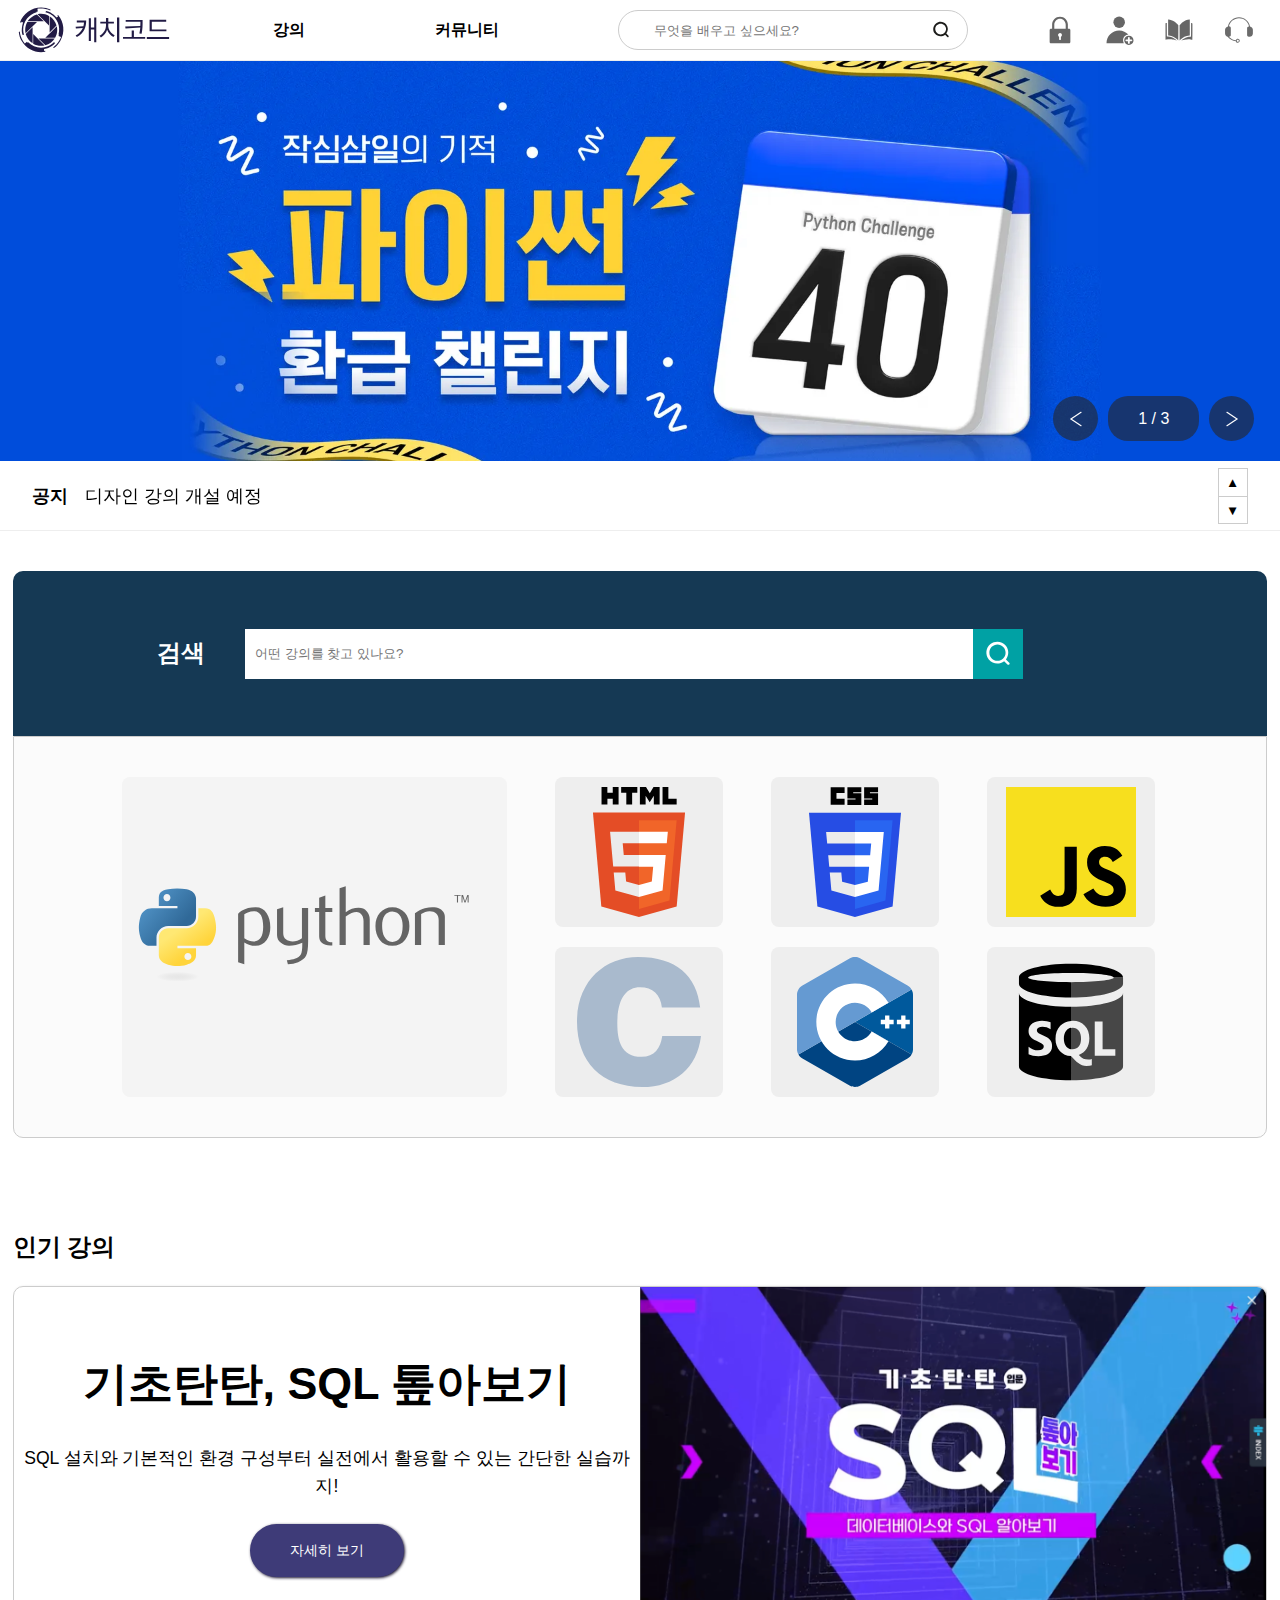
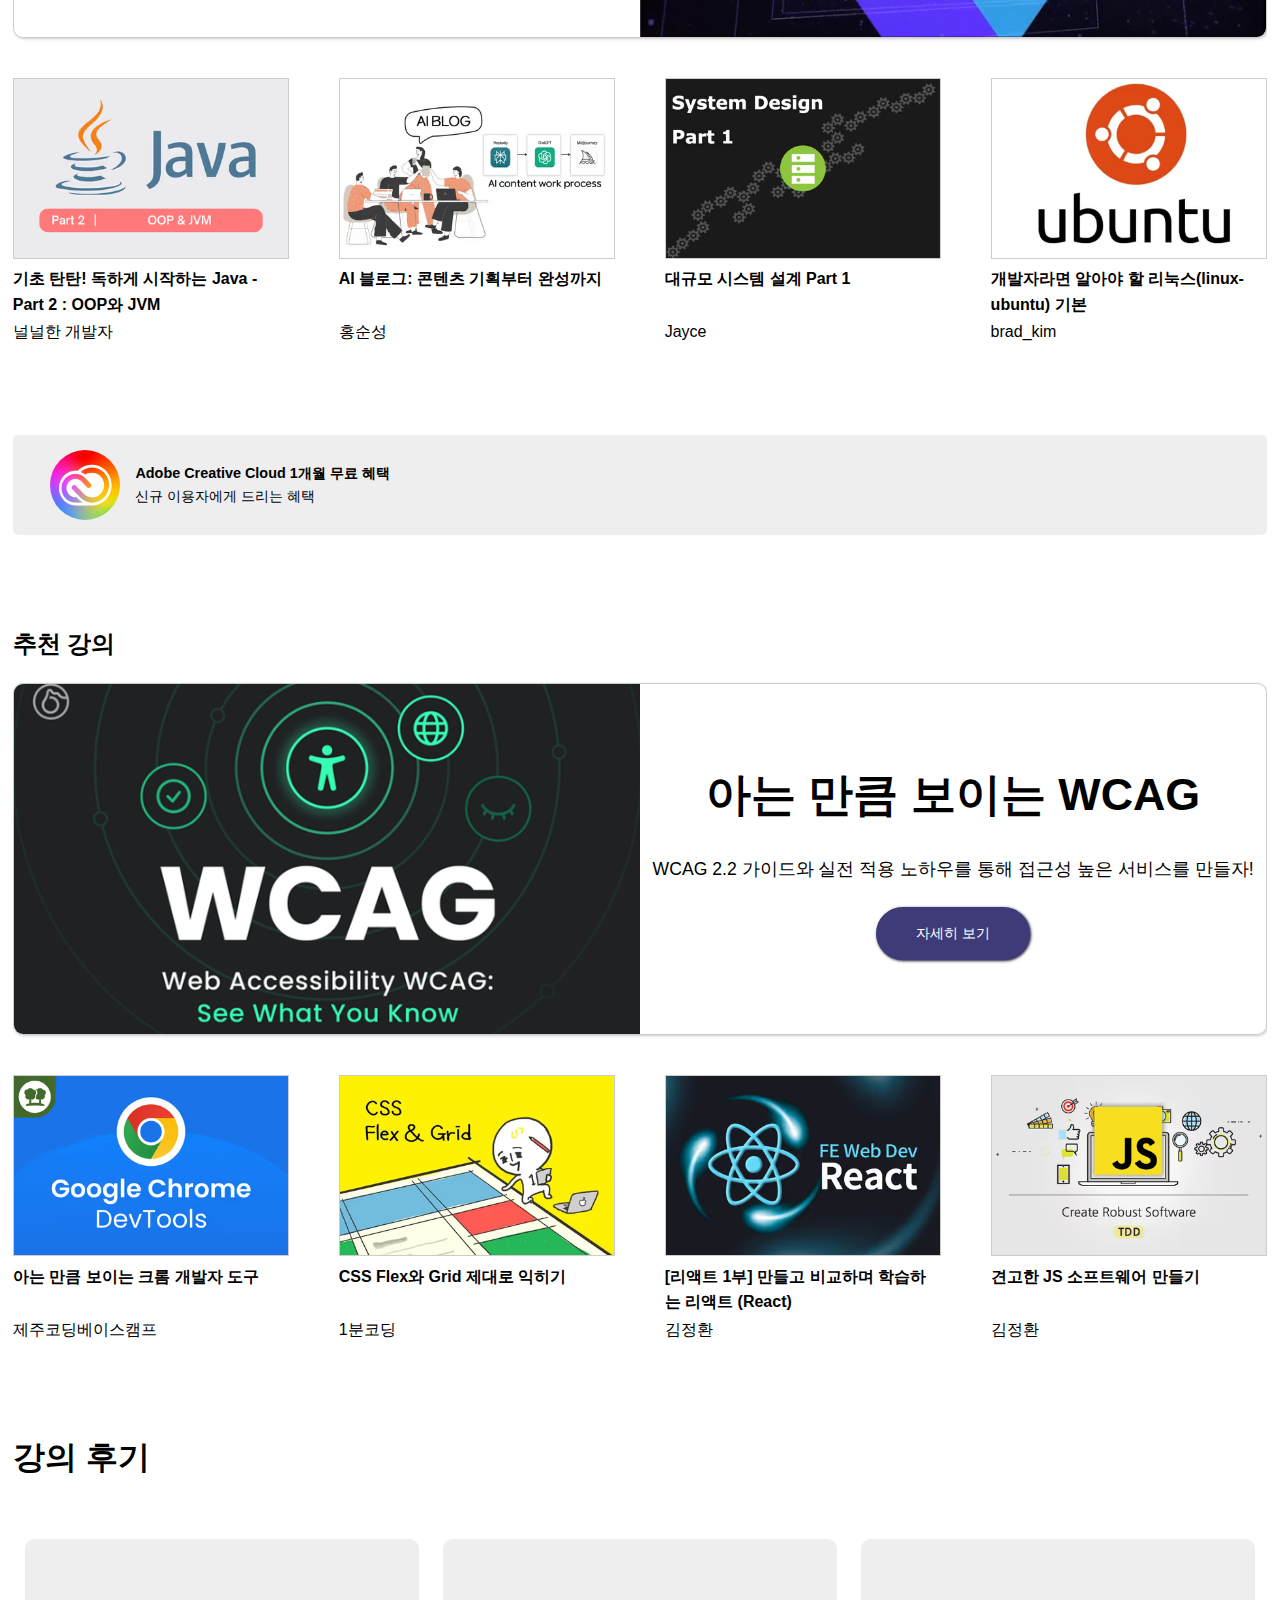
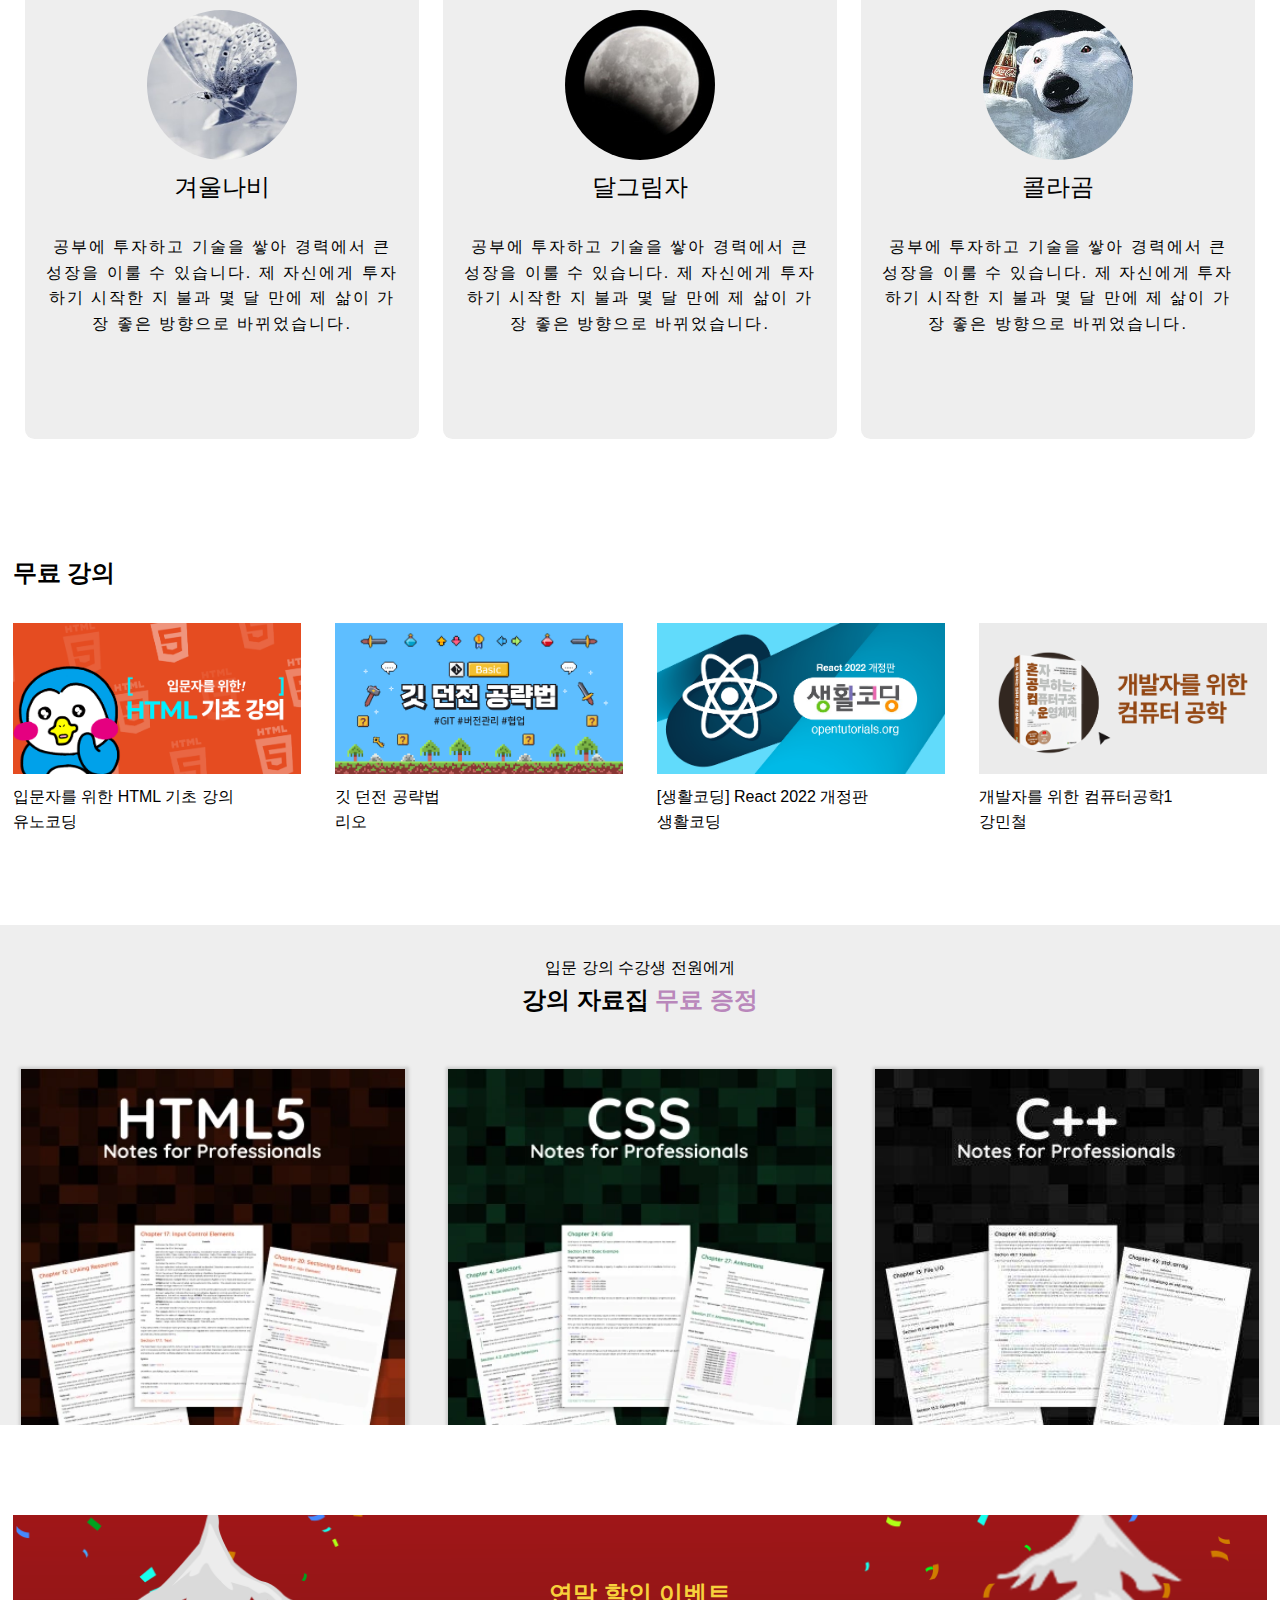
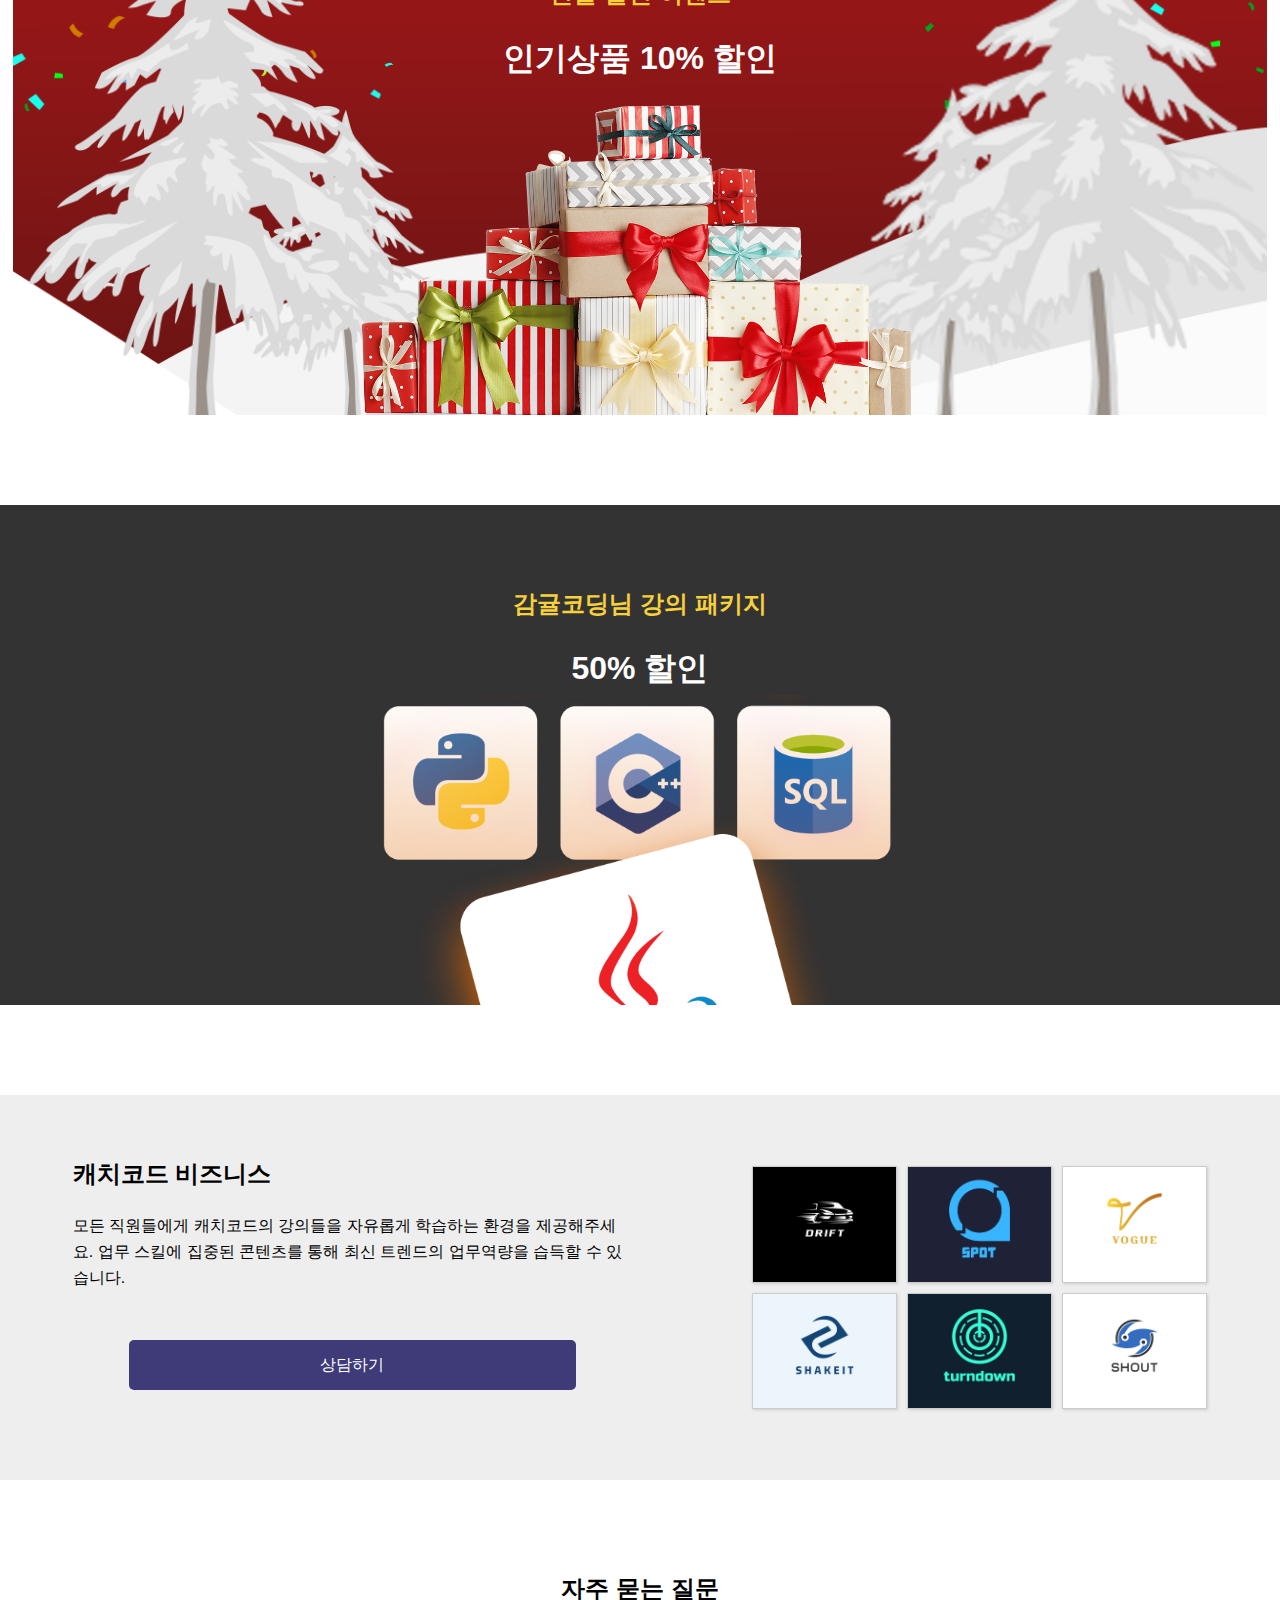
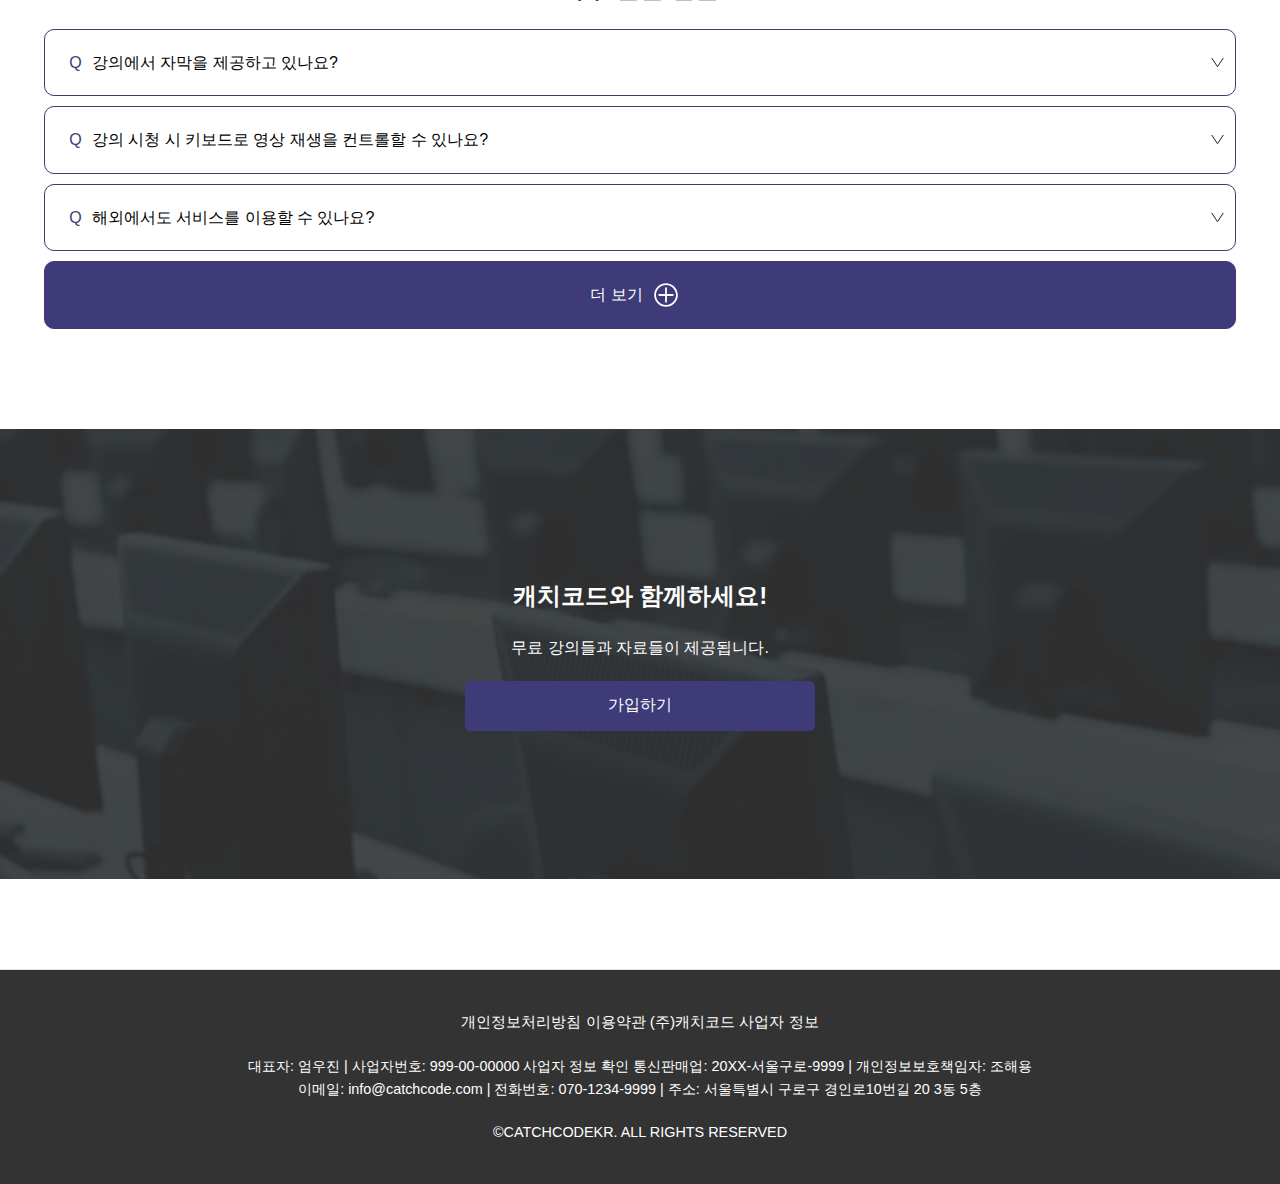
<file: catchcode/index.html>
<!DOCTYPE html>
<html lang="ko">
<head>
    <meta charset="UTF-8">
    <meta name="viewport" content="width=device-width, initial-scale=1.0">
    <title>메인 페이지</title>
    <link rel="stylesheet" href="css/master.css">
    <link rel="stylesheet" href="https://cdn.jsdelivr.net/npm/swiper@11/swiper-bundle.min.css">
</head>
<body>
    <header id="header">
        <div class="container PC">
            <h1>
                <a href="index.html"><img src="images/Logo2.svg" alt="캐치코드"></a>
            </h1>
            <div class="logo-and-gnb">
                <ul class="gnb">
                    <li>
                        <a href="search.html">강의</a>
                        <ul class="lists">
                            <li><a href="search.html">HTML</a></li>
                            <li><a href="search.html">CSS</a></li>
                            <li><a href="search.html">JAVASCRIPT</a></li>
                            <li><a href="search.html">PYTHON</a></li>
                            <li><a href="search.html">PHP</a></li>
                            <li><a href="search.html">SQL</a></li>
                            <li><a href="search.html">C</a></li>
                            <li><a href="search.html">C++</a></li>
                            <li><a href="search.html">REACT</a></li>
                            <li><a href="search.html">JQUERY</a></li>
                        </ul>
                    </li>
                    <li><a href="#">커뮤니티</a>
                        <ul class="lists">
                            <li><a href="#">공지사항</a></li>
                            <li><a href="#">질문/답변</a></li>
                            <li><a href="#">수강평</a></li>
                        </ul>
                    </li>
                </ul>
                <form method="post">
                    <input type="search" placeholder="무엇을 배우고 싶으세요?">
                    <button class="search-btn"></button>
                </form>
                <ul class="service">
                    <li class="login"><a href="login.html"><img src="images/login.svg" alt="로그인"></a></li>
                    <li class="register"><a href="join.html"><img src="images/join.svg" alt="회원가입"></a></li>
                    <li><a href="myclassroom.html"><img src="images/myclass.svg" alt="나의 강의실"></a></li>
                    <li><a href="#"><img src="images/service.svg" alt="고객센터"></a></li>
                </ul>
            </div>
        </div>
        <div class="container Tablet">
            <div class="tablet-header">
                <h1>
                    <a href="index.html"><img src="images/Logo2.svg"></a>
                </h1>
                <form method="post">
                    <input type="search" placeholder="무엇을 배우고 싶으세요?">
                    <button class="search-btn"></button>
                </form>
                <a href="login.html"><img src="images/profile.svg" class="profile-img"></a>
            </div>
            </div>
        <div class="gnb Tablet">
            <div class="header-gap">
                <li>
                    <a href="search.html">강의</a>
                    <ul class="lists">
                        <li><a href="search.html">HTML</a></li>
                        <li><a href="search.html">CSS</a></li>
                        <li><a href="search.html">JAVASCRIPT</a></li>
                        <li><a href="search.html">PYTHON</a></li>
                        <li><a href="search.html">PHP</a></li>
                        <li><a href="search.html">SQL</a></li>
                        <li><a href="search.html">C</a></li>
                        <li><a href="search.html">C++</a></li>
                        <li><a href="search.html">REACT</a></li>
                        <li><a href="search.html">JQUERY</a></li>
                    </ul>
                </li>
                <li><a href="community.html">커뮤니티</a>
                    <ul class="lists">
                        <li><a href="#">공지사항</a></li>
                        <li><a href="#">질문/답변</a></li>
                        <li><a href="#">수강평</a></li>
                    </ul>
                </li>
                <li><a href="myclassroom.html">나의 강의실</a></li>
                <li><a href="#">고객센터</a></li>
            </div>
        </div>
        <div class="gnb mobile">
            <span class="btn_menu_mobile" title="메뉴">
                
            </span>
            <h1 class="logo-mobile">
                <a href="index.html"><img src="images/Logo2.svg"></a>
            </h1>
            <div class="hidden btn_search_hidden">
                <input type="search" placeholder="무엇을 배우고 싶으세요?">

            </div>
            <button type="button" name="search" class="btn_search_mobile" title="검색">
                <img src="images/search.svg">
            </button>
        </div>
        <nav class="nav mobile">
            <ul class="gnb_nav">
                <div class="header-btn">
                    <a href="login.html" class="login-mobile">로그인</a>
                    <a href="join.html" class="login-join">회원가입</a>
                </div>
                <li>
                    <a href="#" class="bold open-courses">
                        강의<span class="sub_menu_toggle_btn"></span>
                    </a>
                    <ul class="course-list">
                        <li><a href="search.html">HTML</a></li>
                        <li><a href="search.html">CSS</a></li>
                        <li><a href="search.html">JAVASCRIPT</a></li>
                        <li><a href="search.html">PYTHON</a></li>
                        <li><a href="search.html">PHP</a></li>
                        <li><a href="search.html">SQL</a></li>
                        <li><a href="search.html">C</a></li>
                        <li><a href="search.html">C++</a></li>
                    </ul>
                </li>
                <li>
                    <a href="#" class="bold open-services">
                        커뮤니티<span class="sub_menu_toggle_btn"></span>
                    </a>
                    <ul class="service-list">
                        <li><a href="#">공지사항</a></li>
                        <li><a href="#">질문/답변</a></li>
                        <li><a href="#">수강평</a></li>
                    </ul>
                </li>
            </ul>
        </nav>
    </header>

    <!--header end-->
    
    <section class="banner">
        <div class="banner-bg"></div>
        <div class="banner-slides">
            <div class="slide active">
                <img class="bannerNormal" src="images/eventPhoto1.png" alt="이벤트 1">
                <img class="bannerMobile" src="images/eventPhoto1-mobile.png" alt="이벤트 1">
            </div>
            <div class="slide">
                <img class="bannerNormal" src="images/eventPhoto2.png" alt="이벤트 2">
                <img class="bannerMobile" src="images/eventPhoto2-mobile.png" alt="이벤트 2">
            </div>
            <div class="slide">
                <img class="bannerNormal" src="images/eventPhoto3.png" alt="이벤트 3">
                <img class="bannerMobile" src="images/eventPhoto3-mobile.png" alt="이벤트 3">
            </div>
            <div class="banner-controls">
                <button class="prev"><img src="images/prev_btn_white.svg"></button>
                <span class="slide-number">1 / 3</span>
                <button class="next"><img src="images/next_btn_white.svg"></button>
              </div>
        </div>
    </section>

    <section class="notice">
        <div class="notice_container row">
            <h4 class="title">공지</h4>
            <div class="swiper2 mySwiper2">
                <div class="swiper-wrapper">
                  <div class="swiper-slide"><a href="#">디자인 강의 개설 예정</a></div>
                  <div class="swiper-slide"><a href="#">강의 관리 페이지 리뉴얼 완료</a></div>
                  <div class="swiper-slide"><a href="#">2025년 3월 1일 서비스 점검 안내</a></div>
                </div>
              </div>
            </ul>
            <div class="box_btn">
                <button type="button" name="notice-prev" class="notice_prev" title="이전 공지사항 목록 보기">▲</button>
                <button type="button" name="notice-next" class="notice_next" title="다음 공지사항 목록 보기">▼</button>
            </div>
        </div>   
    </section>

    <section class="search-section row">
        <div class="mobile-padding">
            <h2 class="title">검색</h2>
            <div class="search-form">
                <input type="search" id="index_search" name="search_text" title="검색어 입력" placeholder="어떤 강의를 찾고 있나요?">
                <button type="button" name="search_button" title="검색" class="btn_search">
                    <img src="images/searchwhite.svg">
                </button>
            </div>
        </div>
    </section>

    <section class="popular-topics row">

            <div class="grid">
                <div class="topic col-1 hidden"></div>
                <a href="search.html" class="topicLarge col-4"><img src="images/Python_logo_and_wordmark.svg"></a>
                <a href="search.html" class="topic col-2"><img src="images/HTML5_logo_and_wordmark.svg"></a>
                <a href="search.html" class="topic col-2"><img src="images/CSS3_logo_and_wordmark.svg"></a>
                <a href="search.html" class="topic col-2"><img src="images/Unofficial_JavaScript_logo_2.svg"></a>
                <a href="search.html" class="topic col-2"><img src="images/The_C_Programming_Language_logo.svg"></a>
                <a href="search.html" class="topic col-2"><img src="images/ISO_C++_Logo.svg"></a>
                <a href="search.html" class="topic col-2"><img src="images/database-sql-svgrepo-com.svg"></a>
            </div>

    </section>

    <section class="popular-courses row">
        <div class="mobile-padding">
            <h2>인기 강의</h2>
            <div class="course">
                <div class="course-info">
                    <h3 class="course-title">기초탄탄, SQL 톺아보기</h3>
                    <p class="course-intro">SQL 설치와 기본적인 환경 구성부터 실전에서 활용할 수 있는 간단한 실습까지!</p>
                    <a href="course-intro.html">자세히 보기</a>
                </div>
                <div class="course-image">
                    <a href="#"><img src="images/coursebanner1.png"></a>
                </div>
            </div>
            <div class="recommended-courses">
                <div class="recommended-course no-mobile">
                    <a href="course-intro.html" class="col-3">
                        <img src="images/course1.png">
                        <strong class="course-name">기초 탄탄! 독하게 시작하는 Java - Part 2 : OOP와 JVM</strong>
                        <p>널널한 개발자</p>
                    </a>
                    <a href="course-intro.html" class="col-3">
                        <img src="images/course2.png">
                        <strong class="course-name">AI 블로그: 콘텐츠 기획부터 완성까지</strong>
                        <p>홍순성</p>
                    </a>
                    <a href="course-intro.html" class="col-3">
                        <img src="images/course3.png">
                        <strong class="course-name">대규모 시스템 설계 Part 1</strong>
                        <p>Jayce</p>
                    </a>
                    <a href="course-intro.html" class="col-3 last">
                        <img src="images/course4.png">
                        <strong class="course-name">개발자라면 알아야 할 리눅스(linux-ubuntu) 기본</strong>
                        <p>brad_kim</p>
                    </a>
                </div>
                <!-- Swiper -->
                <div class="swiper mySwiper mobile">
                    <div class="swiper-wrapper">
                        <div class="swiper-slide">
                            <img src="images/course1.png">
                            <strong class="course-name">기초 탄탄! 독하게 시작하는 Java - Part 2 : OOP와 JVM</strong>
                            <p>널널한 개발자</p>
                        </div>
                        <div class="swiper-slide">
                            <img src="images/course2.png">
                            <strong class="course-name">AI 블로그: 콘텐츠 기획부터 완성까지</strong>
                            <p>홍순성</p>
                        </div>
                        <div class="swiper-slide">
                            <img src="images/course3.png">
                            <strong class="course-name">대규모 시스템 설계 Part 1</strong>
                            <p>Jayce</p>
                        </div>
                        <div class="swiper-slide">
                            <img src="images/course4.png">
                            <strong class="course-name">개발자라면 알아야 할 리눅스(linux-ubuntu) 기본</strong>
                            <p>brad_kim</p>
                        </div>
                    </div>
                </div>
            </div>
        </div>
    </section>

    <section class="banner-small row">
        <div class="banner-inner">
            <img src="images/creativecloud.png">
            <div class="banner-info">
                <h3>Adobe Creative Cloud 1개월 무료 혜택</h3>
                <p>신규 이용자에게 드리는 혜택</p>
            </div>
        </div>
    </section>

    <section class="popular-courses row">
        <div class="mobile-padding">
            <h2>추천 강의</h2>
            <div class="course">
                <div class="course-image">
                    <a href="#"><img src="images/coursebanner2.png"></a>
                </div>
                <div class="course-info">
                    <h3 class="course-title">아는 만큼 보이는 WCAG</h3>
                    <p class="course-intro"> WCAG 2.2 가이드와 실전 적용 노하우를 통해 접근성 높은 서비스를 만들자!</p>
                    <a href="course-intro.html">자세히 보기</a>
                </div>
            </div>
            <div class="recommended-courses">
                <div class="recommended-course no-mobile">
                    <a class="col-3">
                        <img src="images/course5.png">
                        <strong class="course-name">아는 만큼 보이는 크롬 개발자 도구</strong>
                        <p>제주코딩베이스캠프</p>
                    </a>
                    <a class="col-3">
                        <img src="images/course6.png">
                        <strong class="course-name">CSS Flex와 Grid 제대로 익히기</strong>
                        <p>1분코딩</p>
                    </a>
                    <a class="col-3">
                        <img src="images/course7.png">
                        <strong class="course-name">[리액트 1부] 만들고 비교하며 학습하는 리액트 (React)</strong>
                        <p>김정환</p>
                    </a>
                    <a class="col-3 last">
                        <img src="images/course8.png">
                        <strong class="course-name">견고한 JS 소프트웨어 만들기</strong>
                        <p>김정환</p>
                    </a>
                </div>
                <!-- Swiper -->
                <div class="swiper mySwiper mobile">
                    <div class="swiper-wrapper">
                        <div class="swiper-slide">
                            <img src="images/course5.png">
                            <strong class="course-name">아는 만큼 보이는 크롬 개발자 도구</strong>
                            <p>제주코딩베이스캠프</p>
                        </div>
                        <div class="swiper-slide">
                            <img src="images/course6.png">
                            <strong class="course-name">CSS Flex와 Grid 제대로 익히기</strong>
                            <p>1분코딩</p>
                        </div>
                        <div class="swiper-slide">
                            <img src="images/course7.png">
                            <strong class="course-name">[리액트 1부] 만들고 비교하며 학습하는 리액트 (React)</strong>
                            <p>김정환</p>
                        </div>
                        <div class="swiper-slide">
                            <img src="images/course8.png">
                            <strong class="course-name">견고한 JS 소프트웨어 만들기</strong>
                            <p>김정환</p>
                        </div>
                    </div>
                </div>
            </div>
        </div>
    </section>

    <section class="reviews row">
        <div id="container" class="mobile-padding">
            <h1>강의 후기</h1>
            <div class="row review-cards no-mobile">
                <div class="column">
                    <div class="card">
                        <div class="img-container">
                            <img src="images/profile1.png">
                        </div>
                        <h2>겨울나비</h2>
                        <p>공부에 투자하고 기술을 쌓아 경력에서 
                            큰 성장을 이룰 수 있습니다.
                             
                            제 자신에게 투자하기 시작한 지 
                            불과 몇 달 만에  제 삶이 
                            가장 좋은 방향으로 바뀌었습니다.</p>
                    </div>
                    <div class="card">
                        <div class="img-container">
                            <img src="images/profile2.png">
                        </div>
                        <h2>달그림자</h2>
                        <p>공부에 투자하고 기술을 쌓아 경력에서 
                            큰 성장을 이룰 수 있습니다.
                             
                            제 자신에게 투자하기 시작한 지 
                            불과 몇 달 만에  제 삶이 
                            가장 좋은 방향으로 바뀌었습니다.</p>
                    </div>
                    <div class="card">
                        <div class="img-container">
                            <img src="images/profile3.png">
                        </div>
                        <h2>콜라곰</h2>
                        <p>공부에 투자하고 기술을 쌓아 경력에서 
                            큰 성장을 이룰 수 있습니다.
                             
                            제 자신에게 투자하기 시작한 지 
                            불과 몇 달 만에  제 삶이 
                            가장 좋은 방향으로 바뀌었습니다.</p>
                    </div>
                </div>
            </div>
            <div class="swiper3 mySwiper3 mobile">
                <div class="swiper-wrapper">
                  <div class="swiper-slide">
                    <div class="card">
                        <div class="img-container">
                            <img src="images/profile1.png">
                        </div>
                        <h2>겨울나비</h2>
                        <p>공부에 투자하고 기술을 쌓아 경력에서 
                            큰 성장을 이룰 수 있습니다.
                             
                            제 자신에게 투자하기 시작한 지 
                            불과 몇 달 만에  제 삶이 
                            가장 좋은 방향으로 바뀌었습니다.</p>
                    </div>
                  </div>
                  <div class="swiper-slide">
                    <div class="card">
                        <div class="card-first">
                            <div class="img-container">
                                <img src="images/profile2.png">
                            </div>
                            <h2>달그림자</h2>
                        </div>
                        <p>공부에 투자하고 기술을 쌓아 경력에서 
                            큰 성장을 이룰 수 있습니다.
                             
                            제 자신에게 투자하기 시작한 지 
                            불과 몇 달 만에  제 삶이 
                            가장 좋은 방향으로 바뀌었습니다.</p>
                    </div>
                  </div>
                  <div class="swiper-slide">
                    <div class="card">
                        <div class="img-container">
                            <img src="images/profile3.png">
                        </div>
                        <h2>콜라곰</h2>
                        <p>공부에 투자하고 기술을 쌓아 경력에서 
                            큰 성장을 이룰 수 있습니다.
                             
                            제 자신에게 투자하기 시작한 지 
                            불과 몇 달 만에  제 삶이 
                            가장 좋은 방향으로 바뀌었습니다.</p>
                    </div>
                  </div>
                </div>
                <div class="swiper-button-next2"></div>
                <div class="swiper-button-prev2"></div>
                
            </div>
         </div>
    </section>

    <section class="free-courses row">
        <div class="mobile-padding">
            <h2>무료 강의</h2>
            <div class="free-courses-list">
                <div class="course-card">
                    <img src="images/free01.png">
                    <div class="free-course-card-in">
                        <p class="title">입문자를 위한 HTML 기초 강의</p>
                        <span>유노코딩</span>
                    </div>
                </div>
                <div class="course-card">
                    <img src="images/free02.png">
                    <div class="free-course-card-in">
                        <p class="title">깃 던전 공략법</p>
                        <span>리오</span>
                    </div>
                </div>
                <div class="course-card">
                    <img src="images/free03.png">
                    <div class="free-course-card-in">
                        <p class="title">[생활코딩] React 2022 개정판</p>
                        <span>생활코딩</span>
                    </div>
                </div>
                <div class="course-card">
                    <img src="images/free04.png">
                    <div class="free-course-card-in">
                        <p class="title">개발자를 위한 컴퓨터공학1</p>
                        <span>강민철</span>
                    </div>
                </div>
            </div>
        </div>
    </section>

    <section class="free-pdf">
        <div class="free-pdf-description">
            <div class="subtitle">입문 강의 수강생 전원에게</div>
            <h2>강의 자료집 <span style="color:#b987bb;">무료 증정</span></h2>
        </div>
        <div class="pdf-banner">
            <img src ="images/book07.png" style="width:30%;">
            <img src ="images/book08.png" style="width:30%;">
            <img src ="images/book15.jpg" style="width:30%;">
        </div>
    </section>

    <section class="event-banner row">
        <div class="banner-description">
            <h2>연말 할인 이벤트</h2>
            <span class="event-description">인기상품 10% 할인</span>
        </div>
        <img src="images/giftboxes0.png" class="giftbox">
    </section>

    <section class="event-banner2">
        <div class="row">
            <div class="banner-description">
                <h2>감귤코딩님 강의 패키지</h2>
                <span class="event-description">50% 할인</span>
            </div>
            <img src="images/saleEvent2.png" class="sale-event">
        </div>
    </section>

    <section class="for-business">
        <div class="row">
            <div class="for-business-divide">
                <div class="for-business-middle">
                    <h2>캐치코드 비즈니스</h2>
                    <p>모든 직원들에게 캐치코드의 강의들을 자유롭게 학습하는 환경을 제공해주세요.
                        업무 스킬에 집중된 콘텐츠를 통해 최신 트렌드의 업무역량을 습득할 수 있습니다.</p>
                    <div class="center">
                        <button class="btn-style">상담하기</button>
                    </div>
                </div>
                <div class="for-business-middle no-mobile">
                    <div class="for-business-logos no-mobile">
                        <img src="images/logo01.png">
                        <img src="images/logo02.png">
                        <img src="images/logo03.png">
                    </div>
                    <div class="for-business-logos no-mobile">
                        <img src="images/logo04.png">
                        <img src="images/logo05.png">
                        <img src="images/logo06.png">
                    </div>
                </div>
            </div>
        </div>
        <div class="for-business-logos mobile">
            <img src="images/logo01.png">
            <img src="images/logo02.png">
            <img src="images/logo03.png">
        </div>
        <div class="for-business-logos mobile">
            <img src="images/logo04.png">
            <img src="images/logo05.png">
            <img src="images/logo06.png">
        </div>
    </section>

    <section class="questions row">
        <h2>자주 묻는 질문</h2>
        <div class="question-box">
            <p class="question-question"><span class="colored">Q</span>강의에서 자막을 제공하고 있나요?<img src="images/down_btn.svg" alt="arrow" class="arrow-icon"></p>
            <p class="question-answer A1 hidden">네, 모든 강의에서 자막을 제공하고 있습니다.</p>
        </div>
        <div class="question-box">
            <p class="question-question"><span class="colored">Q</span>강의 시청 시 키보드로 영상 재생을 컨트롤할 수 있나요?<img src="images/down_btn.svg" alt="arrow" class="arrow-icon"></p>
            <p class="question-answer A2 hidden">네, 스페이스바와 방향키, M키, Z키와 X키를 이용하여 컨트롤 할 수 있습니다.<br><br>
                스페이스바를 누르면 영상이 일시정지 합니다. 한 번 더 누르면 다시 재생됩니다.<br><br>좌우측 키를 이용하여 영상을 10초 이전이나 10초 이후로 넘길 수 있으며, 상하 방향키를 이용하여 볼륨을 조절할 수 있습니다.<br><br>M키를 눌러 음소거를 하거나 음소거를 해제할 수 있습니다.<br><br>Z를 누르면 영상 속도가 느려지고 X키를 누르면 영상 속도가 빨라집니다.
            </p>
        </div>
        <div class="question-box">
            <p class="question-question"><span class="colored">Q</span>해외에서도 서비스를 이용할 수 있나요?<img src="images/down_btn.svg" alt="arrow" class="arrow-icon"></p>
            <p class="question-answer A3 hidden">네, 인터넷만 사용할 수 있다면 지역에 상관없이 서비스를 사용할 수 있습니다.</p>
        </div>
        <div class="additional-box">
            <p class="question-question"><span>더 보기</span><img class="morefaq" src="images/plus.svg" alt="질문 더보기"></p>
        </div>
    </section>

    <section class="join-section">
        <div class="align-to-middle">
            <h2>캐치코드와 함께하세요!</h2>
            <p>무료 강의들과 자료들이 제공됩니다.</p>
            <div class="center">
                <button class="btn-style">가입하기</button>
            </div>
        </div>
    </section>

    <footer class="footer">
        <p>개인정보처리방침
            이용약관
            (주)캐치코드 사업자 정보 
        <p>대표자: 엄우진 | 사업자번호: 999-00-00000 사업자 정보 확인
            통신판매업: 20XX-서울구로-9999 | 개인정보보호책임자: 조해용</p>
        <p>이메일: info@catchcode.com | 전화번호: 070-1234-9999 | 주소: 서울특별시 구로구 경인로10번길 20 3동 5층</p>
        <p>©CATCHCODEKR. ALL RIGHTS RESERVED</p>
    </footer>
    <!-- Swiper JS -->
<script src="https://ajax.googleapis.com/ajax/libs/jquery/1.12.4/jquery.min.js"></script>
<script src="https://cdn.jsdelivr.net/npm/swiper@11/swiper-bundle.min.js"></script>
<script src="js/main.js"></script>
</body>
</html>
</file>
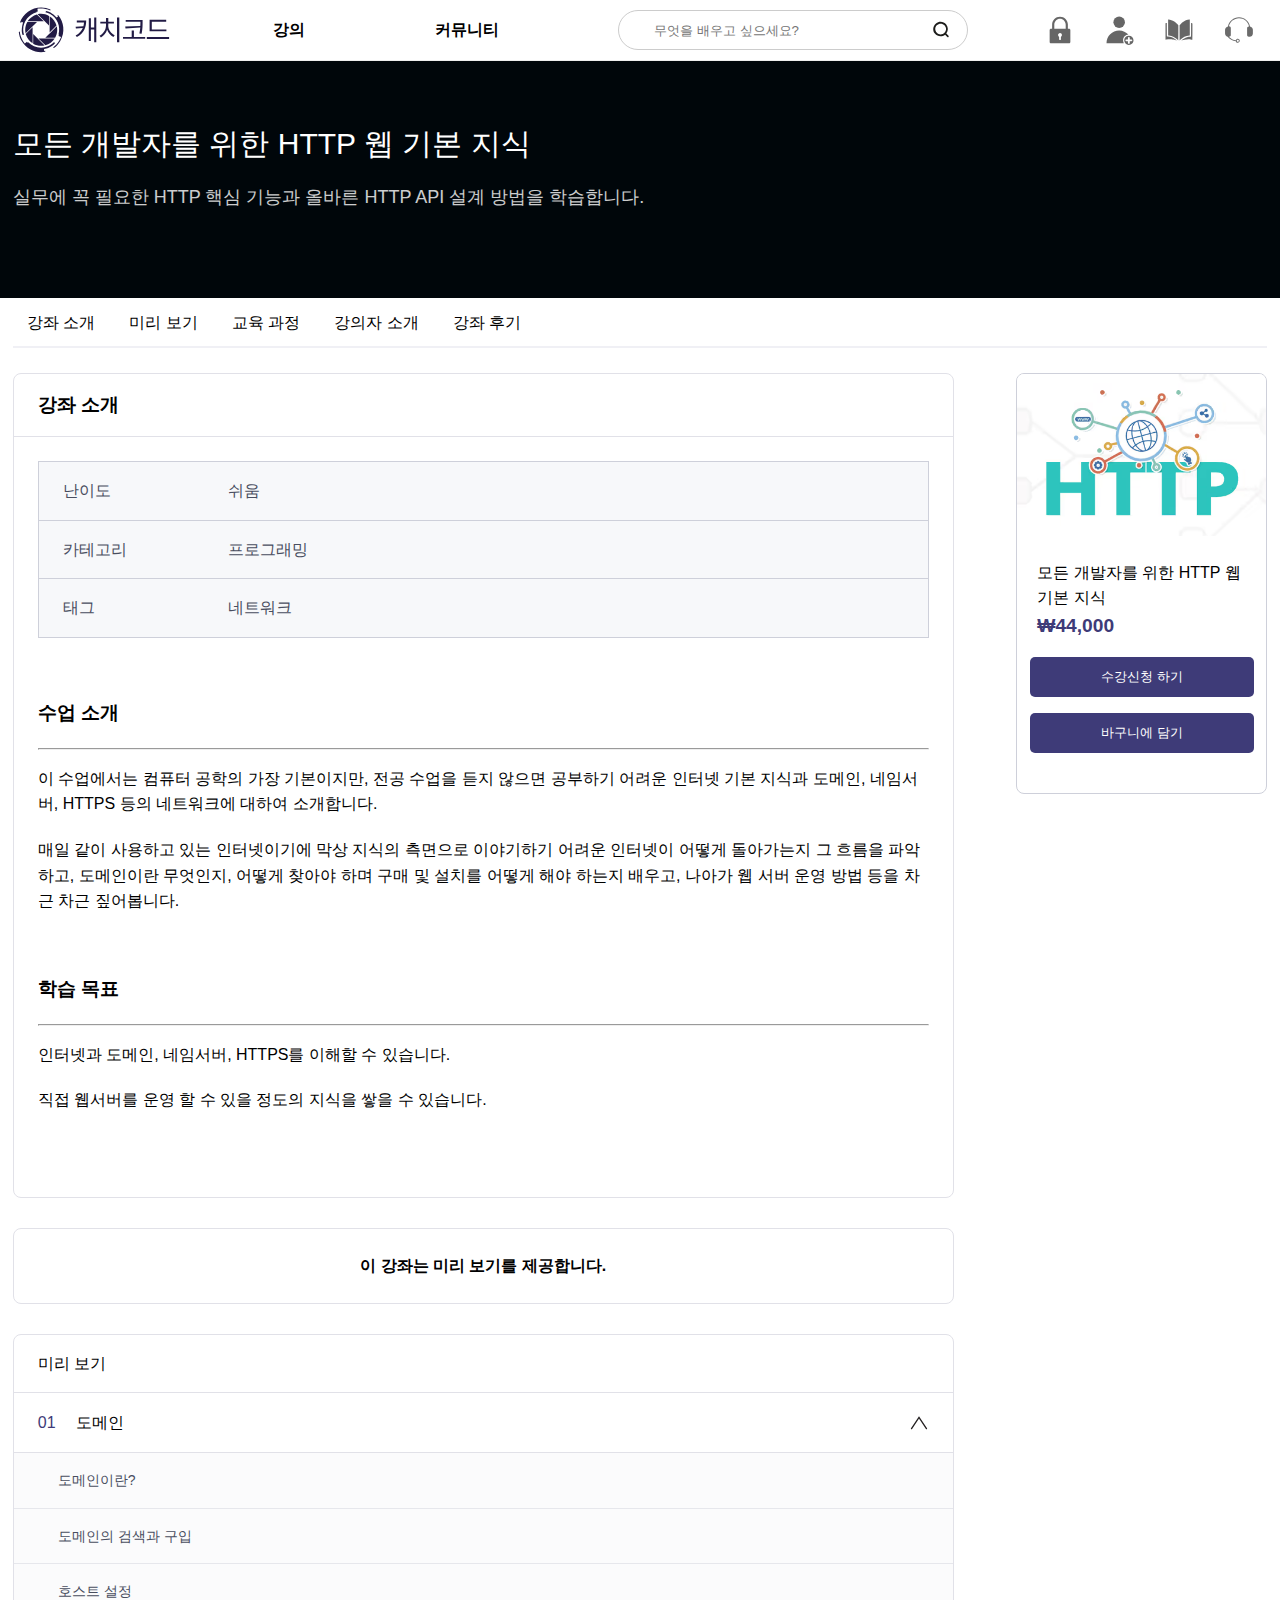
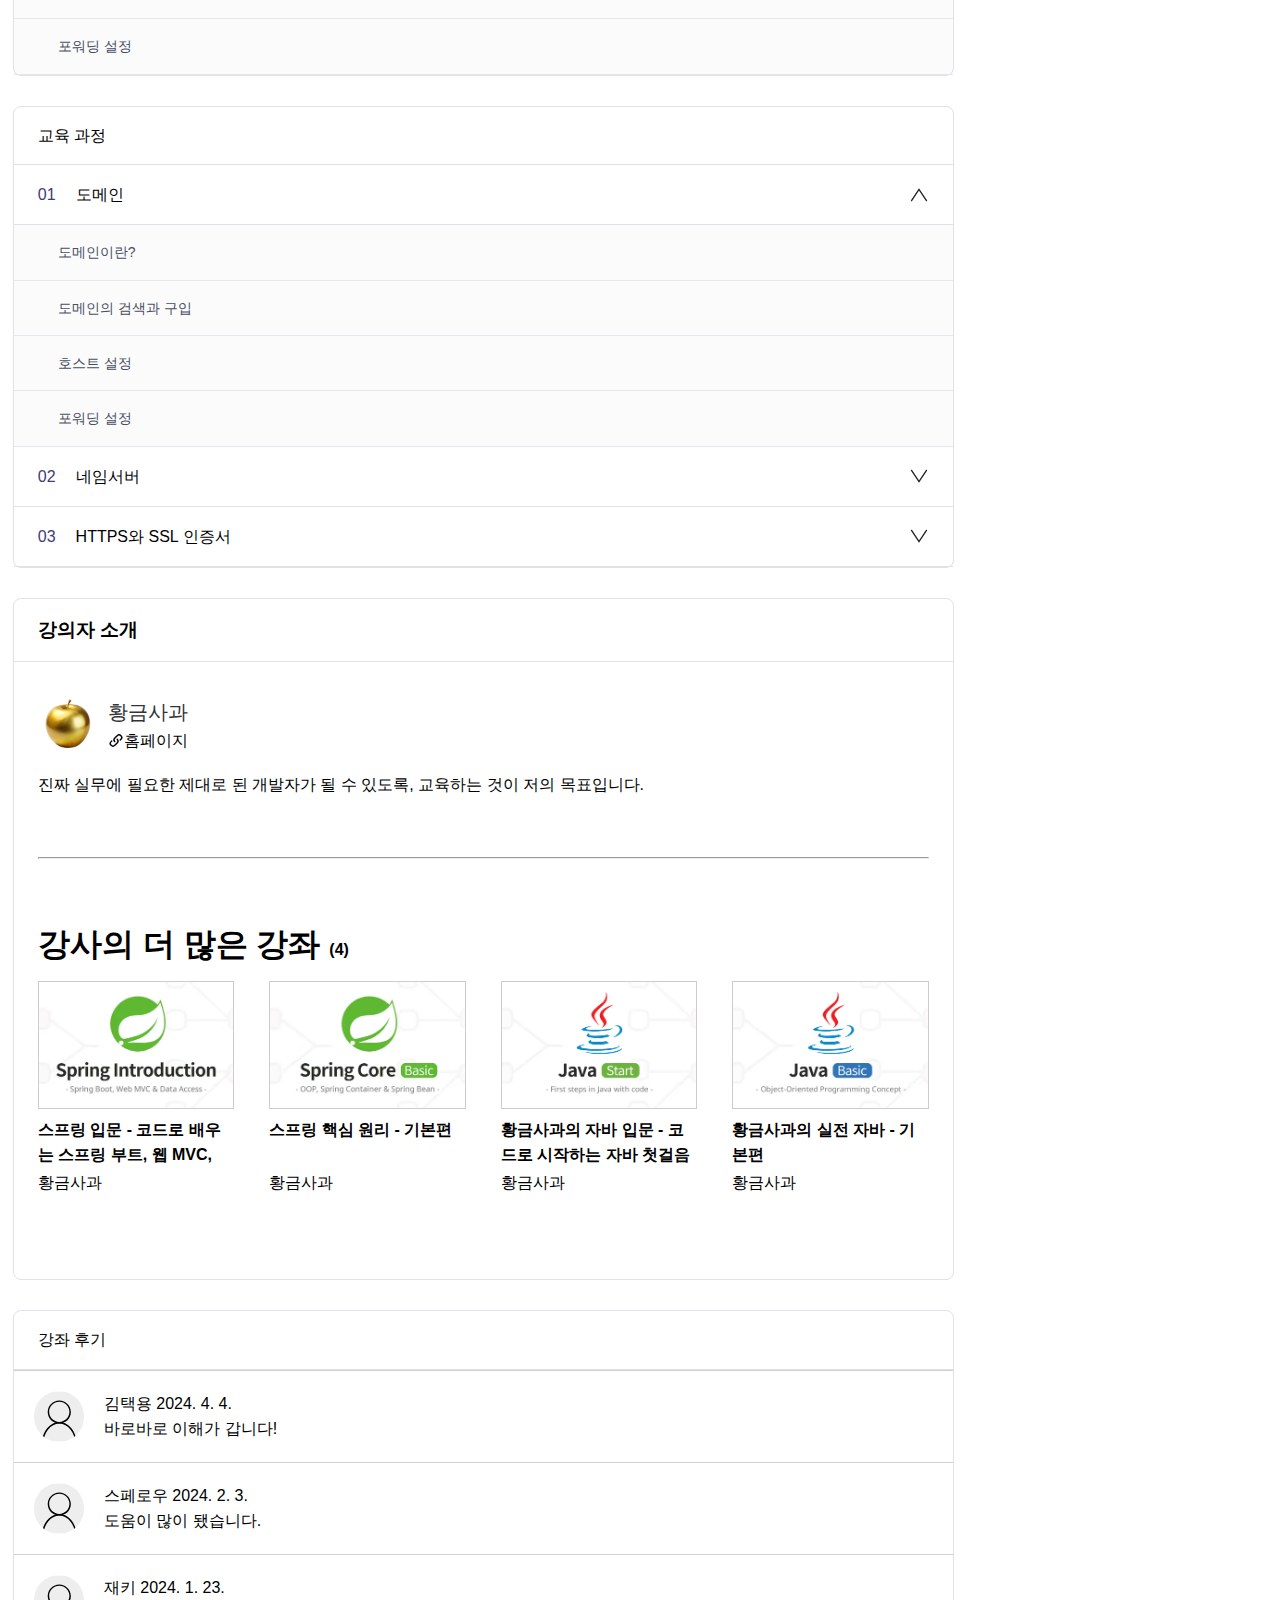
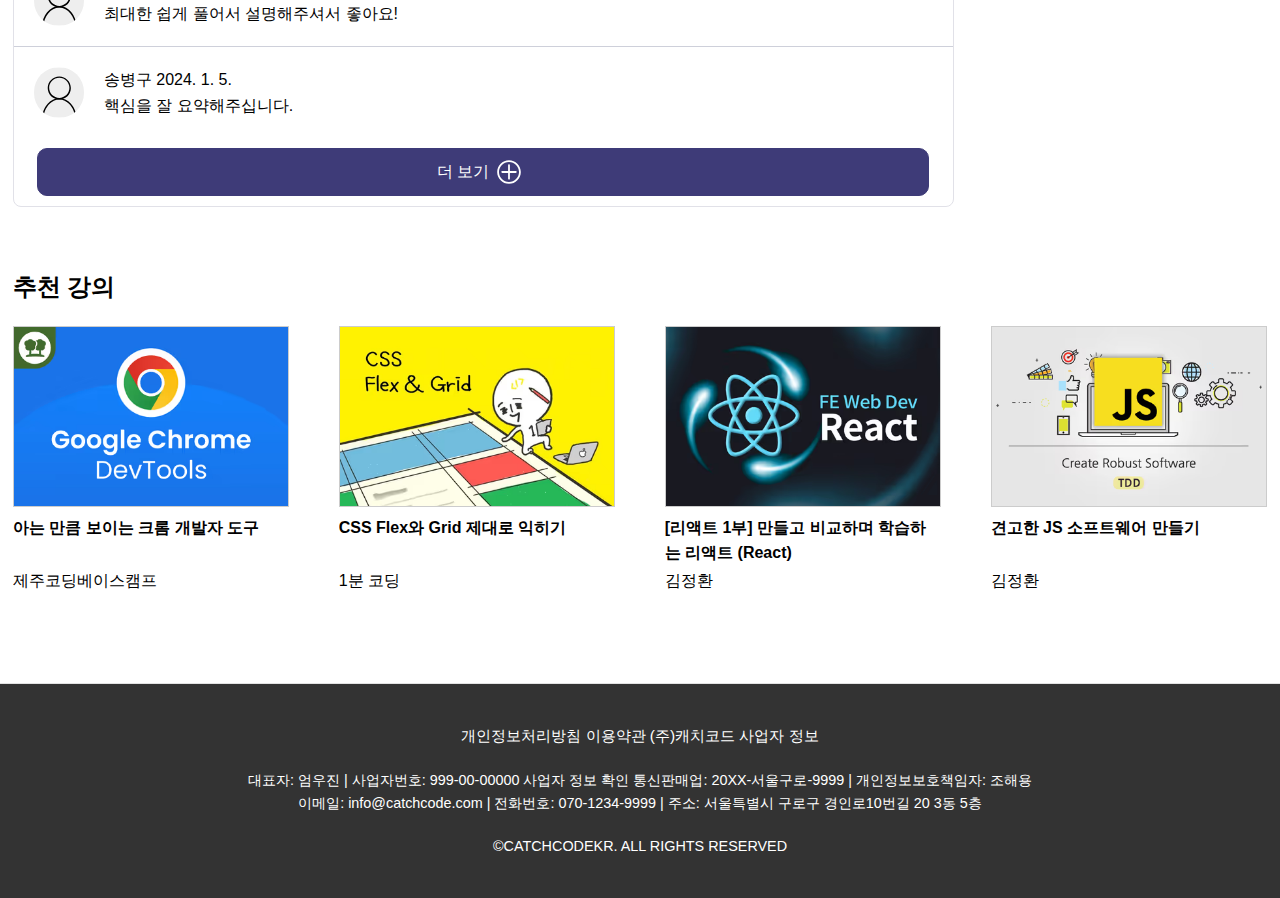
<file: catchcode/course-intro.html>
<!DOCTYPE html>
<html lang="ko">
<head>
    <meta charset="UTF-8">
    <meta name="viewport" content="width=device-width, initial-scale=1.0">
    <title>강의 상세 페이지</title>
    <link rel="stylesheet" href="css/master.css">
    <link rel="stylesheet" href="https://cdn.jsdelivr.net/npm/swiper@11/swiper-bundle.min.css" />
    <style>
        .lectureTitleArea{
            background-color: #00060a;
            padding-top: 3.75rem;
            padding-bottom: 3.75rem;
            background-position: center;
            background-repeat: no-repeat;
        }
        .lectureTitleH1 {
            position: relative;
            display: box;
            overflow: hidden;
            visibility: visible;
            -o-text-overflow: ellipsis;
            text-overflow: ellipsis;
            word-wrap: break-word;
            -webkit-box-orient: vertical;
            /*-webkit-line-clamp: 3;*/
            margin-bottom: 1rem;
            font-weight: 500;
            font-size: 1.875rem;
            color: #fff;
            line-height: 45px;
        }
        .lecturesubtitle {
            position: relative;
            display: box;
            overflow: hidden;
            visibility: visible;
            -o-text-overflow: ellipsis;
            text-overflow: ellipsis;
            word-wrap: break-word;
            -webkit-box-orient: vertical;
            /*-webkit-line-clamp: 2;*/
            margin-bottom: 0;
            opacity: .8;
            font-size: 1.125rem;
            color: #fff;
            line-height: 30px;
        }
        /*#lecture-info .nav {
            display: flex;
            flex-wrap: wrap;
            padding-left: 0;
            margin-bottom: 0;
            list-style: none;
        }*/
        #lecture-info.nav .nav-item {
            margin-right: .5rem;
        }
        .nav-tabs .nav-item {
            margin-bottom: -.125rem;
        }
        
        .nav-link:not(:disabled):not(.disabled) {
            cursor: pointer;
        }
        .nav-link.active {
            font-weight: 500;
        }
        .nav-tabs .nav-item.show .nav-link, .nav-tabs .nav-link.active {
            color: var(--primary);
            background-color: transparent;
            border-color: var(--primary);
        }
        .col-xl-9 {
        flex: 0 0 75%;
        max-width: 75%;
        }
        .card2 {
            position: relative;
            display: flex;
            flex-direction: column;
            min-width: 0;
            word-wrap: break-word;
            background-color: var(--background-normal);
            background-clip: border-box;
            border: .0625rem solid var(--border-color);
            border-radius: .5rem;
            margin-bottom: 30px;
        }
        .card-header {
            padding: 1rem 1.5rem;
            border-bottom: .0625rem solid var(--border-color);
        }
        .card-body {
            flex: 1 1 auto;
            min-height: 1px;
            padding: 1.5rem;
        }
        .card-text-section {
            display: flex;
            border: 1px solid #ced0da;
            border-bottom: 0;
        }
        .card-text-course {
            border-bottom: 1px solid #ced0da;
            background-color: #f7f8fa;
            color: #494e5f;
        }
        .card-text-section1 {
            display: flex;
            flex: 0 0 auto;
            align-items: center;
            width: 10.3125rem;
            font-weight: 500;
        }
        ._7Wyq99, .card-text-section2, .card-text-section1 {
            padding: 1rem 1.5rem;
        }
        .preview_notice {
            margin-bottom: 30px;
            text-align: center;
        }
        .font-weight-bold {
            font-weight: 700 !important;
        }
        .justify-content-between {
            justify-content: space-between !important;
        }
        .d-flex {
            display: flex !important;
        }
        .lecture-arrow:not(:first-child), .lecture-name:not(:first-child), .lecture-number:not(:first-child) {
            padding-left: 1.25rem;
        }
        .card-header+.list-group .list-group-item:first-child {
            border-top: 0;
        }
        .list-group-item:first-child {
            border-top-left-radius: inherit;
            border-top-right-radius: inherit;
        }
        .lecture-list {
            display: flex;
            align-items: center;
            height: 3.75rem;
            margin-bottom: 0;
            padding: 1rem 1.5rem;
            cursor: pointer;
            font-weight: 400;
            font-size: 1rem;
            border-bottom: 1px solid var(--border-color) !important;
        }
        .list-group-item {
            vertical-align: middle;
            border-color: var(--border-color);
            border-style: solid;
            border-width: 0 0 .0625rem 0;
        }
        .list-group-item {
            position: relative;
            background-color: var(--gray-000);
            border: 0 0 .0625rem 0 solid var(--border-color);
        }
        .lecture-name {
            flex: 1 1 auto;
            overflow: hidden;
        }
        .lecture-arrow, .lecture-name, .lecture-number {
            display: flex;
            align-items: center;
        }
        .lecture-arrow:not(:first-child), .lecture-name:not(:first-child), .lecture-number:not(:first-child) {
            padding-left: 1.25rem;
        }
        .lecture-subname:not(:first-child), .lecture-number2:not(:first-child) {
            padding-left: 1.25rem;
        }
        .lecture-subname {
            flex: 1 1 auto;
            overflow: hidden;
            color: #494e5f;
            -o-text-overflow: ellipsis;
            text-overflow: ellipsis;
            white-space: nowrap;
        }
        .lecture-subname, .lecture-number2 {
            display: flex;
            align-items: center;
        }
        .profile-img{width:50px;border-radius:50px;}
        .lecture-sublist {
            position: relative;
            display: flex;
            align-items: center;
            margin-bottom: 0;
            padding: 1rem 1.5rem;
            border-top: 0;
            border-bottom: 1px solid #e6e7ec;
            cursor: pointer;
            background-color: rgba(205, 206, 214, .08);
            font-size: .875rem;
            color: #313338;
        }
        .lecture-number {
            flex: 0 0 auto;
            color: #3e3b78;
        }
        .review-stars{
            display: flex;
            justify-content: center;
        }
        .course-reviews{display:flex;gap:20px;padding:20px; border-top:1px solid #ced0da;}
        .course-reviews:last-child{border-bottom:1px solid #ced0da;}
        .flex.morebox{
            display: flex;
            align-items: center;
            justify-content: center;
        }
        .additional-box{margin-top:10px;}
        .flex{display:flex;}
        .container-lg{justify-content: space-between;}
        aside{
            display:flex;
            flex-direction: column;
            align-items: center;
            justify-content: flex-start;
            gap: 1rem;
            width: 20%;
            min-width: 20%;
            height: 100%;
            position: sticky;
            top: 0;
            border:1px solid #ced0da;
            border-radius:.5rem;
            overflow: hidden;
            padding:0 0 40px 0;
        }
        .course-small-img{overflow:hidden;}
        aside button{
            width:90%;
            height:40px;
            background:#3e3b78;
            color:#fff;
            outline:none;
            border:none;
            border-radius:5px;
        }
        .aside-description{padding:0 20px;}
        .aside-description p:first-child{
            display: block;
        }
        .lecture-description-article{margin:60px 0;}
        .additional-box{background:#3e3b78; border:1px solid #3e3b78;}
        .additional-box:hover{background:#24224e; border:1px solid #24224e;}
        hr {
            margin-top: 1rem;
            margin-bottom: 1rem;
        }
        #lecture-info .nav {
            display: flex;
            flex-wrap: wrap;
            padding-left: 0;
            margin-bottom: 0;
            list-style: none;
        }
    </style>
</head>
<body>
    <header id="header">
        <div class="container PC">
            <h1>
                <a href="index.html"><img src="images/Logo2.svg" alt="캐치코드"></a>
            </h1>
            <div class="logo-and-gnb">
                <ul class="gnb">
                    <li>
                        <a href="search.html">강의</a>
                        <ul class="lists">
                            <li><a href="search.html">HTML</a></li>
                            <li><a href="search.html">CSS</a></li>
                            <li><a href="search.html">JAVASCRIPT</a></li>
                            <li><a href="search.html">PYTHON</a></li>
                            <li><a href="search.html">PHP</a></li>
                            <li><a href="search.html">SQL</a></li>
                            <li><a href="search.html">C</a></li>
                            <li><a href="search.html">C++</a></li>
                            <li><a href="search.html">REACT</a></li>
                            <li><a href="search.html">JQUERY</a></li>
                        </ul>
                    </li>
                    <li><a href="#">커뮤니티</a>
                        <ul class="lists">
                            <li><a href="#">공지사항</a></li>
                            <li><a href="#">질문/답변</a></li>
                            <li><a href="#">수강평</a></li>
                        </ul>
                    </li>
                </ul>
                <form method="post">
                    <input type="search" placeholder="무엇을 배우고 싶으세요?">
                    <button class="search-btn"></button>
                </form>
                <ul class="service">
                    <li class="login"><a href="login.html"><img src="images/login.svg" alt="로그인"></a></li>
                    <li class="register"><a href="join.html"><img src="images/join.svg" alt="회원가입"></a></li>
                    <li><a href="myclassroom.html"><img src="images/myclass.svg" alt="나의 강의실"></a></li>
                    <li><a href="#"><img src="images/service.svg" alt="고객센터"></a></li>
                </ul>
            </div>
        </div>
        <div class="container Tablet">
            <div class="tablet-header">
                <h1>
                    <a href="index.html"><img src="images/Logo2.svg"></a>
                </h1>
                <form method="post">
                    <input type="search" placeholder="무엇을 배우고 싶으세요?">
                    <button class="search-btn"></button>
                </form>
                <a href="login.html"><img src="images/profile.svg" class="profile-img"></a>
            </div>
            </div>
        <div class="gnb Tablet">
            <div class="header-gap">
                <li>
                    <a href="search.html">강의</a>
                    <ul class="lists">
                        <li><a href="search.html">HTML</a></li>
                        <li><a href="search.html">CSS</a></li>
                        <li><a href="search.html">JAVASCRIPT</a></li>
                        <li><a href="search.html">PYTHON</a></li>
                        <li><a href="search.html">PHP</a></li>
                        <li><a href="search.html">SQL</a></li>
                        <li><a href="search.html">C</a></li>
                        <li><a href="search.html">C++</a></li>
                        <li><a href="search.html">REACT</a></li>
                        <li><a href="search.html">JQUERY</a></li>
                    </ul>
                </li>
                <li><a href="community.html">커뮤니티</a>
                    <ul class="lists">
                        <li><a href="#">공지사항</a></li>
                        <li><a href="#">질문/답변</a></li>
                        <li><a href="#">수강평</a></li>
                    </ul>
                </li>
                <li><a href="myclassroom.html">나의 강의실</a></li>
                <li><a href="#">고객센터</a></li>
            </div>
        </div>
        <div class="gnb mobile">
            <span class="btn_menu_mobile" title="메뉴">
                
            </span>
            <h1 class="logo-mobile">
                <a href="index.html"><img src="images/Logo2.svg"></a>
            </h1>
            <div class="hidden btn_search_hidden">
                <input type="search" placeholder="무엇을 배우고 싶으세요?">

            </div>
            <button type="button" name="search" class="btn_search_mobile" title="검색">
                <img src="images/search.svg">
            </button>
        </div>
        <nav class="nav mobile">
            <ul class="gnb_nav">
                <div class="header-btn">
                    <a href="login.html" class="login-mobile">로그인</a>
                    <a href="join.html" class="login-join">회원가입</a>
                </div>
                <li>
                    <a href="#" class="bold open-courses">
                        강의<span class="sub_menu_toggle_btn"></span>
                    </a>
                    <ul class="course-list">
                        <li><a href="search.html">HTML</a></li>
                        <li><a href="search.html">CSS</a></li>
                        <li><a href="search.html">JAVASCRIPT</a></li>
                        <li><a href="search.html">PYTHON</a></li>
                        <li><a href="search.html">PHP</a></li>
                        <li><a href="search.html">SQL</a></li>
                        <li><a href="search.html">C</a></li>
                        <li><a href="search.html">C++</a></li>
                    </ul>
                </li>
                <li>
                    <a href="#" class="bold open-services">
                        커뮤니티<span class="sub_menu_toggle_btn"></span>
                    </a>
                    <ul class="service-list">
                        <li><a href="#">공지사항</a></li>
                        <li><a href="#">질문/답변</a></li>
                        <li><a href="#">수강평</a></li>
                    </ul>
                </li>
            </ul>
        </nav>
    </header>

    <!--header end-->
<section id="lecture-info">
    <div class="lectureTitleArea">
        <div class="mobile-padding">
            <div class="container-lg row">
                <h1 class="lectureTitleH1" data-mkt-id="edu_lecture_h1_lectureName">모든 개발자를 위한 HTTP 웹 기본 지식</h1>
                <p class="lecturesubtitle">실무에 꼭 필요한 HTTP 핵심 기능과 올바른 HTTP API 설계 방법을 학습합니다.</p>
            </div> 
        </div>
    </div>
    <div id="subMenu" class="row">
            <div class="container-lg subMenuCon">
                <ul class="nav nav-tabs snb">
                    <li class="nav-item">
                        <a class="subtitle-1 nav-link">강좌 소개</a>
                    </li>
                    <li class="nav-item">
                        <a href="#tabContents_2" class="nav-link">미리 보기</a>
                    </li>
                    <li class="nav-item">
                        <a href="#tabContents_3" class="nav-link">교육 과정</a>
                    </li>
                    <li class="nav-item">
                        <a href="#tabContents_4" class="nav-link">강의자 소개</a>
                    </li>
                    <li class="nav-item">
                        <a href="#tabContents_5" class="nav-link">강좌 후기</a>
                    </li>
                </ul>
            </div>
    </div>
    <div>
        <div class="container-lg flex row">
                <div class="col-lg-8 col-xl-9">
                    <div class="mobile-padding">
                        <div class="tab-pane tabContents_">
                            <div class="card2">
                                <div class="card-header">
                                    <h3><strong>강좌 소개</strong></h3>
                                </div>
                                <div class="card-body">
                                    <div class="card-text-course">
                                        <div class="card-text-section">
                                            <div class="card-text-section1">
                                                난이도
                                            </div>
                                            <div class="card-text-section2">쉬움</div>
                                        </div>
                                        <div class="card-text-section">
                                            <div class="card-text-section1">
                                                카테고리
                                            </div>
                                            <div class="card-text-section2">프로그래밍 </div>
                                        </div>
                                        <div class="card-text-section">
                                            <div class="card-text-section1">
                                                태그
                                            </div>  
                                            <div class="card-text-section2">네트워크</div>
                                        </div>
                                    </div>
                                    <div></div>
                                    <div>
                                        <div class="lecture-description-article">
                                            <p>
                                                <h3><strong>수업 소개</strong></h3>
                                            </p>
                                            <hr>
                                            <p style="font-size: 16px;">
                                                이 수업에서는 컴퓨터 공학의 가장 기본이지만, 전공 수업을 듣지 않으면 공부하기 어려운 
                                                인터넷 기본 지식과 도메인, 네임서버, HTTPS 등의 네트워크에 대하여 소개합니다. 
                                            </p>
                                            <p style="font-size: 16px;">
                                                매일 같이 사용하고 있는 인터넷이기에 막상 지식의 측면으로 이야기하기 어려운 인터넷이 어떻게 돌아가는지 그 흐름을 파악하고, 도메인이란 무엇인지, 어떻게 찾아야 하며 구매 및 설치를 어떻게 해야 하는지 배우고, 나아가 웹 서버 운영 방법 등을 차근 차근 짚어봅니다.
                                            </p>
                                        </div>
                                        <div class="lecture-description-article">
                                            <p>
                                                <h3><strong>학습 목표</strong></h3>
                                            </p>
                                            <hr>
                                            <p style="font-size: 16px;">
                                                인터넷과 도메인, 네임서버, HTTPS를 이해할 수 있습니다.
                                            </p>
                                            <p style="font-size: 16px;">
                                                        직접 웹서버를 운영 할 수 있을 정도의 지식을 쌓을 수 있습니다.
                                            </p>
                                        </div>
                                        <div class="lecture-description-article" style="display:none">
                                            <p>
                                                <span style="font-size: 20px;"><b>강의자 소개</b></span>
                                            </p>
                                            <hr>
                                            <ul>
                                                <li>
                                                    <span style="font-size: 16px;">약 10만 멤버로 구성된 개발 커뮤니티 생활코딩 운영</span>
                                                    <br>
                                                </li>
                                                <li>
                                                    <span style="font-size: 16px;">일반인들에게 프로그래밍을 알려주는 무료 온라인, 오프라인 수업을 제공</span>
                                                </li>
                                            </ul>
                                        </div>
                                    </div>
                                </div>
                            </div>
                        </div>
                        <div id="tabContents_1" class="tab-pane tabContents_">
                            <div class="preview_notice font-weight-bold card2 card-body">
                                <p class="card-text">
                                    <span>이 강좌는 미리 보기를 제공합니다.</span>
                                </p>
                            </div>
                        </div>
                        <div id="tabContents_2" class="tab-pane tabContents_">
                            <div class="card2">
                                <div class="card-header">
                                    <div class="d-flex justify-content-between">
                                        <span><span>미리 보기</span></span>
                                        <div role="button" tabindex="-1">
                                            <span style="display:none;">모두 펼치기</span>
                                        </div>
                                    </div>
                                </div>
                                <ul class="list-group list-group-flush">
                                    <li>
                                        <ul class="course-first-preview">
                                            <li class="lecture-list list-group-item">
                                                <div class="lecture-number">01</div>
                                                <div class="lecture-name">도메인</div>
                                                <div class="lecture-arrow">
                                                    <img src="images/up_btn.svg" alt="arrow">
                                                </div>
                                            </li>
                                            <li class="lecture-sublist">
                                                <div class="lecture-number2">
                                                     
                                                </div>
                                                <div class="lecture-subname">
                                                    <span>도메인이란?</span>
                                                </div>
                                            </li>
                                            <li class="lecture-sublist">
                                                <div class="lecture-number2">
                                                     
                                                </div>
                                                <div class="lecture-subname">
                                                    <span>도메인의 검색과 구입</span>
                                                </div>
                                            </li>
                                            <li class="lecture-sublist">
                                                <div class="lecture-number2">
                                                     
                                                </div>
                                                <div class="lecture-subname">
                                                    <span>호스트 설정</span>
                                                </div>
                                            </li>
                                            <li class="lecture-sublist">
                                                <div class="lecture-number2">
                                                     
                                                </div>
                                                <div class="lecture-subname">
                                                    <span>포워딩 설정</span>
                                                </div>
                                            </li>
                                        </ul>
                                    </li>
                                </ul>
                            </div>
                        </div>
                        <div id="tabContents_3" class="tab-pane tabContents_">
                            <div class="card2">
                                <div class="card-header">
                                    <div class="d-flex justify-content-between">
                                        <span><span>교육 과정</span></span>
                                        <div role="button" tabindex="-1">
                                            <span style="display:none;">모두 펼치기</span>
                                        </div>
                                    </div>
                                </div>
                                <ul class="list-group list-group-flush">
                                    <li>
                                        <ul class="course-first">
                                            <li class="lecture-list list-group-item">
                                                <div class="lecture-number">01</div>
                                                <div class="lecture-name">도메인</div>
                                                <div class="lecture-arrow">
                                                    <img src="images/up_btn.svg" alt="arrow">
                                                </div>
                                            </li>
                                            <li class="lecture-sublist">
                                                <div class="lecture-number2">
                                                     
                                                </div>
                                                <div class="lecture-subname">
                                                    <span>도메인이란?</span>
                                                </div>
                                            </li>
                                            <li class="lecture-sublist">
                                                <div class="lecture-number2">
                                                     
                                                </div>
                                                <div class="lecture-subname">
                                                    <span>도메인의 검색과 구입</span>
                                                </div>
                                            </li>
                                            <li class="lecture-sublist">
                                                <div class="lecture-number2">
                                                     
                                                </div>
                                                <div class="lecture-subname">
                                                    <span>호스트 설정</span>
                                                </div>
                                            </li>
                                            <li class="lecture-sublist">
                                                <div class="lecture-number2">
                                                     
                                                </div>
                                                <div class="lecture-subname">
                                                    <span>포워딩 설정</span>
                                                </div>
                                            </li>
                                        </ul>
                                    </li>
                                    <li>
                                        <ul class="course-second">
                                            <li class="lecture-list list-group-item">
                                                <div class="lecture-number">02</div>
                                                <div class="lecture-name">네임서버</div>
                                                <div class="lecture-arrow">
                                                    <img src="images/down_btn.svg" alt="arrow">
                                                </div>
                                            </li>
                                            <li class="lecture-sublist hidden">
                                                <div class="lecture-number2">
                                                     
                                                </div>
                                                <div class="lecture-subname">
                                                    <span>네임서버란?</span>
                                                </div>
                                            </li>
                                            <li class="lecture-sublist hidden">
                                                <div class="lecture-number2">
                                                     
                                                </div>
                                                <div class="lecture-subname">
                                                    <span>hosts 파일</span>
                                                </div>
                                            </li>
                                            <li class="lecture-sublist hidden">
                                                <div class="lecture-number2">
                                                     
                                                </div>
                                                <div class="lecture-subname">
                                                    <span>집에서 웹서버 운영하기 (1/3)</span>
                                                </div>
                                            </li>
                                            <li class="lecture-sublist hidden">
                                                <div class="lecture-number2">
                                                     
                                                </div>
                                                <div class="lecture-subname">
                                                    <span>집에서 웹서버 운영하기 (2/3)</span>
                                                </div>
                                            </li>
                                            <li class="lecture-sublist hidden">
                                                <div class="lecture-number2">
                                                     
                                                </div>
                                                <div class="lecture-subname">
                                                    <span>집에서 웹서버 운영하기 (3/3)</span>
                                                </div>
                                            </li>
                                        </ul>
                                    </li>
                                    <li>
                                        <ul class="course-third">
                                            <li class="lecture-list list-group-item">
                                                <div class="lecture-number">03</div>
                                                <div class="lecture-name">HTTPS와 SSL 인증서</div>
                                                <div class="lecture-arrow">
                                                    <img src="images/down_btn.svg" alt="arrow">
                                                </div>
                                            </li>
                                            <li class="lecture-sublist hidden">
                                                <div class="lecture-number2">
                                                     
                                                </div>
                                                <div class="lecture-subname">
                                                    <span>HTTPS와 SSL 인증서</span>
                                                </div>
                                            </li>
                                            <li class="lecture-sublist hidden">
                                                <div class="lecture-number2">
                                                     
                                                </div>
                                                <div class="lecture-subname">
                                                    <span>대칭키</span>
                                                </div>
                                            </li>
                                            <li class="lecture-sublist hidden">
                                                <div class="lecture-number2">
                                                     
                                                </div>
                                                <div class="lecture-subname">
                                                    <span>공개키</span>
                                                </div>
                                            </li>
                                            <li class="lecture-sublist hidden">
                                                <div class="lecture-number2">
                                                     
                                                </div>
                                                <div class="lecture-subname">
                                                    <span>SSL 인증서</span>
                                                </div>
                                            </li>
                                            <li class="lecture-sublist hidden">
                                                <div class="lecture-number2">
                                                     
                                                </div>
                                                <div class="lecture-subname">
                                                    <span>인증서 동작 방법</span>
                                                </div>
                                            </li>
                                            <li class="lecture-sublist hidden">
                                                <div class="lecture-number2">
                                                     
                                                </div>
                                                <div class="lecture-subname">
                                                    <span>SSL 통신 과정</span>
                                                </div>
                                            </li>
                                            <li class="lecture-sublist hidden">
                                                <div class="lecture-number2">
                                                     
                                                </div>
                                                <div class="lecture-subname">
                                                    <span>StarSSL 사용법 (1/2)</span>
                                                </div>
                                            </li>
                                            <li class="lecture-sublist hidden">
                                                <div class="lecture-number2">
                                                     
                                                </div>
                                                <div class="lecture-subname">
                                                    <span>StarSSL 사용법 (2/2)</span>
                                                </div>
                                            </li>
                                            <li class="lecture-sublist hidden">
                                                <div class="lecture-number2">
                                                     
                                                </div>
                                                <div class="lecture-subname">
                                                    <span>Apache2 SSL 적용</span>
                                                </div>
                                            </li>
                                        </ul>
                                    </li>
                                </ul>
                            </div>
                        </div>
                        <div id="tabContents_4" class="tab-pane tabContents_">
                            <div class="card2">
                                <div class="card-header">
                                    <h3><strong>강의자 소개</strong></h3>
                                </div>
                                <div class="card-body">
                                    <div class="override-v4" style="padding-top: 10px;">
                                        <div class="d-flex align-items-center">
                                            <div>
                                                <div style="display: inline-block; vertical-align: middle; width: 60px; height: 60px; border-radius: 100%; font-family: Helvetica, Arial, sans-serif;">
                                                    <img width="60px" height="60px" src="images/profile4.png" alt="황금사과" title="황금사과" style="max-width: 100%; width: 60px; height: 60px; border-radius: 100%;">
                                                </div>
                                            </div>
                                            <div class="padding-left">
                                                <span class="lecturer-name">황금사과</span>
                                                <a href="#" target="_blank" class="d-flex align-items-center" rel="noreferrer">
                                                    <img src='images/link.svg' width="16">
                                                    <span>홈페이지</span>
                                                </a>
                                            </div>
                                        </div>
                                        <div class="d-flex">
                                            <a href="#" target="_blank" class="d-flex align-items-center" rel="noreferrer">
                                                <svg fill="currentColor" width="16" height="16" class="mr-1" viewBox="0 0 16 16" xmlns="http://www.w3.org/2000/svg">…</svg>
                                                <span style="display:none;">홈페이지</span>
                                            </a>
                                            <a href="#" target="_blank" class="d-flex align-items-center" rel="noreferrer">
                                                <svg fill="currentColor" width="16" height="16" class="mr-1" viewBox="0 0 16 16" xmlns="http://www.w3.org/2000/svg">…</svg>
                                                <span style="display:none;">페이스북</span>
                                            </a>
                                            <a href="#" target="_blank" class="d-flex align-items-center" rel="noreferrer">
                                                <svg fill="currentColor" width="16" height="16" class="mr-1" viewBox="0 0 16 16" xmlns="http://www.w3.org/2000/svg">…</svg>
                                                <span style="display:none;">페이스북 그룹</span>
                                            </a>
                                            <a href="#" target="_blank" class="d-flex align-items-center" rel="noreferrer">
                                                <svg fill="currentColor" width="16" height="16" class="mr-1" viewBox="0 0 16 16" xmlns="http://www.w3.org/2000/svg">…</svg>
                                                <span style="display:none;">유튜브</span>
                                            </a>
                                        </div>
                                        <div class="position-relative">
                                            <div>
                                                <div>
                                                    진짜 실무에 필요한 제대로 된 개발자가 될 수 있도록, 교육하는 것이 저의 목표입니다.
                                                </div>
                                            </div>
                                        </div>
                                    </div>
                                    
                                    <div>
                                        <hr style="margin:calc(30px + 1.875rem) 0 1.875rem">
                                        <div class="container-lg" style="padding: 30px 0 60px;">
                                            <div>
                                                <h1>
                                                    <span>
                                                        강사의 더 많은 강좌
                                                        <span class="text-primary" style="font-size: 1rem;">(4)</span>
                                                    </span>
                                                </h1>
                                                    <div class="recommended-courses">
                                                        <div class="recommended-course no-mobile">
                                                            <div class="col-3">
                                                                <img src="images/anothercourse00.png">
                                                                <strong class="course-name">스프링 입문 - 코드로 배우는 스프링 부트, 웹 MVC, DB 접근 기술</strong>
                                                                <p>황금사과</p>
                                                            </div>
                                                            <div class="col-3">
                                                                <img src="images/anothercourse01.png">
                                                                <strong class="course-name">스프링 핵심 원리 - 기본편</strong>
                                                                <p>황금사과</p>
                                                            </div>
                                                            <div class="col-3">
                                                                <img src="images/anothercourse03.png">
                                                                <strong class="course-name">황금사과의 자바 입문 - 코드로 시작하는 자바 첫걸음</strong>
                                                                <p>황금사과</p>
                                                            </div>
                                                            <div class="col-3 last">
                                                                <img src="images/anothercourse04.png">
                                                                <strong class="course-name">황금사과의 실전 자바 - 기본편</strong>
                                                                <p>황금사과</p>
                                                            </div>
                                                        </div>
                                                        <!-- Swiper -->
                                                        <div class="swiper mySwiper mobile">
                                                            <div class="swiper-wrapper">
                                                                <div class="swiper-slide">
                                                                    <img src="images/anothercourse00.png">
                                                                    <strong class="course-name">스프링 입문 - 코드로 배우는 스프링 부트, 웹 MVC, DB 접근 기술</strong>
                                                                    <p>황금사과</p>
                                                                </div>
                                                                <div class="swiper-slide">
                                                                    <img src="images/anothercourse01.png">
                                                                    <strong class="course-name">스프링 핵심 원리 - 기본편</strong>
                                                                    <span>황금사과</span>
                                                                </div>
                                                                <div class="swiper-slide">
                                                                    <img src="images/anothercourse03.png">
                                                                    <strong class="course-name">황금사과의 자바 입문 - 코드로 시작하는 자바 첫걸음</strong>
                                                                    <span>황금사과</span>
                                                                </div>
                                                                <div class="swiper-slide">
                                                                    <img src="images/anothercourse04.png">
                                                                    <strong class="course-name">황금사과의 실전 자바 - 기본편</strong>
                                                                    <span>황금사과</span>
                                                                </div>
                                                            </div>  
                                                    </div>
                                                </div>  
                                        </div>
                                            
                                            <div>
                                                <div class="override-v4">
                                                    <div>
                                                        <div class="lecture-card">
                                                            <a class="lecture-card" href="#">
                                                            </a>
                                                        </div>
                                                    </div>
                                                </div>
                                            </div>
                                        </div>
                                    </div>
                                </div>
                            </div>
                        </div>
                        <div id="tabContents_5" class="tab-pane tabContents_">
                            <div class="card2">
                                <div class="card-header">
                                    <span>강좌 후기</span>
                                </div>
                                <ul class="list-group">
                                    <li class="list-group-item">
                                        <div class="review-stars" style="display:none;">
                                            <div role="button" tabindex="-1">
                                                <div>
                                                    <label for="Rating-star-5">★</label>
                                                    <label for="Rating-star-4">★</label>
                                                    <label for="Rating-star-3">★</label>
                                                    <label for="Rating-star-2">★</label>
                                                    <label for="Rating-star-1">★</label>
                                                </div>
                                                <span>평균평점</span>
                                                <span>5.0</span>
                                            </div>
                                        </div>
                                    </li>
                                    <li class="list-group-item">
                                        <div>
                                            <div class="course-reviews">
                                                <img class="profile-img" src="images/profile.svg" alt="user">
                                                <div>
                                                    <span class>김택용</span>
                                                    <span>2024. 4. 4.</span>
                                                    <p>바로바로 이해가 갑니다!</p>
                                                </div>
                                            </div>
                                            <div class="course-reviews">
                                                <img class="profile-img" src="images/profile.svg" alt="user">
                                                <div>
                                                    <span class>스페로우</span>
                                                    <span>2024. 2. 3.</span>
                                                    <p>도움이 많이 됐습니다.</p>
                                                </div>
                                            </div>
                                            <div class="course-reviews">
                                                <img class="profile-img" src="images/profile.svg" alt="user">
                                                <div>
                                                    <span class>재키</span>
                                                    <span>2024. 1. 23.</span>
                                                    <p>최대한 쉽게 풀어서 설명해주셔서 좋아요!</p>
                                                </div>
                                            </div>
                                            <div class="course-reviews">
                                                <img class="profile-img" src="images/profile.svg" alt="user">
                                                <div>
                                                    <span class>송병구</span>
                                                    <span>2024. 1. 5.</span>
                                                    <p>핵심을 잘 요약해주십니다.</p>
                                                </div>
                                            </div>
                                            <div class="course-reviews hidden">
                                                <img class="profile-img" src="images/profile.svg" alt="user">
                                                <div>
                                                    <span class>만개화</span>
                                                    <span>2024. 1. 5.</span>
                                                    <p>좋아요!</p>
                                                </div>
                                            </div>
                                            <div class="course-reviews hidden">
                                                <img class="profile-img" src="images/profile.svg" alt="user">
                                                <div>
                                                    <span class>꽃의노래</span>
                                                    <span>2024. 1. 4.</span>
                                                    <p>질 좋은 강의를 들을 수 있게 해주셔서 감사합니다!</p>
                                                </div>
                                            </div>
                                            <div class="course-reviews hidden">
                                                <img class="profile-img" src="images/profile.svg" alt="user">
                                                <div>
                                                    <span class>한잔두잔</span>
                                                    <span>2024. 1. 3.</span>
                                                    <p>매우 만족하면서 들었습니다.</p>
                                                </div>
                                            </div>
                                        </div>
                                        <div class="flex morebox">
                                            <div class="additional-box">
                                                <p class="question-question"><span>더 보기</span><img class="morefaq" src="images/plus.svg" alt="질문 더보기"></p>
                                            </div>
                                        </div>
                                    </li>
                                </ul>
                            </div>
                        </div>
                    </div>
                </div>
            <aside id="followingMenu">
                <div class="course-small-img">
                    <img src="images/course00.png">
                </div>
                <div class="aside-description">
                    <p>모든 개발자를 위한 HTTP 웹 기본 지식</p>
                    <p class="price">₩44,000</p>
                </div>
                <button>수강신청 하기</button>
                <button>바구니에 담기</button>
            </aside>
            <div class="followingMenuM mobile">
                <div class="followingMenu-inner">
                    <div class="followingMenuRow1">
                        <button>수강신청 하기</button>
                        <button>바구니에 담기</button>
                    </div>
                    <div class="followingMenuRow2">
                        <span class="price">총 ₩44,000</span>
                    </div>
                </div>
            </div>
        </div>
    </div>

    <section class="popular-courses row">
        <div class="mobile-padding">
            <h2>추천 강의</h2>
            <div class="recommended-courses">
                <div class="recommended-course no-mobile">
                    <div class="col-3">
                        <img src="images/course5.png">
                        <strong class="course-name">아는 만큼 보이는 크롬 개발자 도구</strong>
                        <p>제주코딩베이스캠프</p>
                    </div>
                    <div class="col-3">
                        <img src="images/course6.png">
                        <strong class="course-name">CSS Flex와 Grid 제대로 익히기</strong>
                        <p>1분 코딩</p>
                    </div>
                    <div class="col-3">
                        <img src="images/course7.png">
                        <strong class="course-name">[리액트 1부] 만들고 비교하며 학습하는 리액트 (React)</strong>
                        <p>김정환</p>
                    </div>
                    <div class="col-3 last">
                        <img src="images/course8.png">
                        <strong class="course-name">견고한 JS 소프트웨어 만들기</strong>
                        <p>김정환</p>
                    </div>
                </div>
                <!-- Swiper -->
                <div class="swiper mySwiper mobile">
                    <div class="swiper-wrapper">
                        <div class="swiper-slide">
                            <img src="images/course5.png">
                            <strong class="course-name">아는 만큼 보이는 크롬 개발자 도구</strong>
                            <p>제주코딩베이스캠프</p>
                    </div>
                        <div class="swiper-slide">
                            <img src="images/course6.png">
                            <strong class="course-name">CSS Flex와 Grid 제대로 익히기</strong>
                            <p>1분 코딩</p>
                        </div>
                        <div class="swiper-slide">
                            <img src="images/course7.png">
                            <strong class="course-name">[리액트 1부] 만들고 비교하며 학습하는 리액트 (React)</strong>
                            <p>김정환</p>
                        </div>
                        <div class="swiper-slide">
                            <img src="images/course8.png">
                            <strong class="course-name">견고한 JS 소프트웨어 만들기</strong>
                            <p>김정환</p>
                        </div>
                    </div>
                </div>
            </div>
        </div>
    </section>
</section>
    <footer class="footer">
        <div class="footer-padding">
            <p>개인정보처리방침
                이용약관
                (주)캐치코드 사업자 정보 
            <p>대표자: 엄우진 | 사업자번호: 999-00-00000 사업자 정보 확인
                통신판매업: 20XX-서울구로-9999 | 개인정보보호책임자: 조해용</p>
            <p>이메일: info@catchcode.com | 전화번호: 070-1234-9999 | 주소: 서울특별시 구로구 경인로10번길 20 3동 5층</p>
            <p>©CATCHCODEKR. ALL RIGHTS RESERVED</p>
        </div>
    </footer>
      <script>
        const follow = document.getElementById('followingMenu');
        window.addEventListener('scroll', function(){
            if(document.documentElement.scrollTop>100){
            follow.style.top = document.documentElement.scrollTop-200 + 'px';
            }
        });

        const readMore = document.querySelector('.additional-box');
        const hiddenReviews = document.querySelectorAll('.course-reviews.hidden');

        readMore.addEventListener('click', () => {
            readMore.classList.toggle('hidden');
            hiddenReviews.forEach(review => {
                review.classList.toggle('hidden');
            });
        });

        const courseFirstPreview = document.querySelector('.course-first-preview');
        const courseFirstPreviewLists = document.querySelectorAll('.course-first-preview>.lecture-sublist');

        courseFirstPreview.addEventListener('click', () => {
            courseFirstPreviewLists.forEach(firstplist => {
                firstplist.classList.toggle('hidden');
            });
        });

        const courseFirst = document.querySelector('.course-first');
        const courseFirstLists = document.querySelectorAll('.course-first>.lecture-sublist');

        courseFirst.addEventListener('click', () => {
            courseFirstLists.forEach(firstlist => {
                firstlist.classList.toggle('hidden');
            });
        });

        const courseSecond = document.querySelector('.course-second');
        const courseSecondLists = document.querySelectorAll('.course-second>.lecture-sublist.hidden');

        courseSecond.addEventListener('click', () => {
            courseSecondLists.forEach(secondlist => {
                secondlist.classList.toggle('hidden');
            });
        });

        const courseThird = document.querySelector('.course-third');
        const courseThirdLists = document.querySelectorAll('.course-third>.lecture-sublist.hidden');

        courseThird.addEventListener('click', () => {
            courseThirdLists.forEach(thirdlist => {
                thirdlist.classList.toggle('hidden');
            });
        });

        const courseMenus = document.querySelectorAll('.list-group.list-group-flush>li>ul');

        courseMenus.forEach((courseMenu) => {
        const courseArrow = courseMenu.querySelector('.lecture-arrow img');

        if (courseArrow) {
            courseMenu.addEventListener('click', (e) => {
            courseArrow.classList.toggle('active');
                });
            }
        });

        var swiper = new Swiper(".mySwiper", {
            slidesPerView: "auto",
            centeredSlides: true,
            spaceBetween: 30,
            loop: true,
            navigation: {
            nextEl: ".swiper-button-next",
            prevEl: ".swiper-button-prev",
            },
        pagination: {
        el: ".swiper-pagination",
        clickable: true,
        },
        });

        //상단 슬라이드 메뉴 제어
        let temp = 0;
        let startX = 0;
        let endX = 0;
        let isDragging = false;

        $(document).ready(function () {
            let $snb = $('#subMenu .nav.nav-tabs.snb');

            // 초기 left 값을 명시적으로 설정
            temp = parseInt($snb.css('left')) || 0;
            $snb.css('left', temp + 'px');

            $('#subMenu').on('touchstart', function (event) {
                event.preventDefault();
                startX = event.originalEvent.touches[0].screenX;
                isDragging = true;
                console.log('Touch Start - startX:', startX, 'temp:', temp);
            });

            $('#subMenu').on('touchmove', function (event) {
                if (!isDragging) return;
                event.preventDefault();

                endX = event.originalEvent.touches[0].screenX;
                let distance = (startX - endX) / 2; // 이동 속도 조정

                let minLeft = $('#subMenu').width() - $snb.width();
                
                temp = parseInt($snb.css('left')) || 0;
                temp -= distance;

                // temp 범위 제한
                if (temp > 0) {
                    temp = 0;
                } else if (temp < minLeft) {
                    temp = minLeft*1;
                }

                $snb.css('left', temp + 'px');
                console.log('Touch Move - endX:', endX, 'distance:', distance, 'temp:', temp);

                startX = endX;
            });

            $('#subMenu').on('touchend', function (event) {
                isDragging = false;
                console.log('Touch End - Final temp:', temp);
            });
        });
      </script>
<script src="https://ajax.googleapis.com/ajax/libs/jquery/1.12.4/jquery.min.js"></script>
<script src="https://cdn.jsdelivr.net/npm/swiper@11/swiper-bundle.min.js"></script>
<script src="js/main.js"></script> 
</body>
</html>
</file>
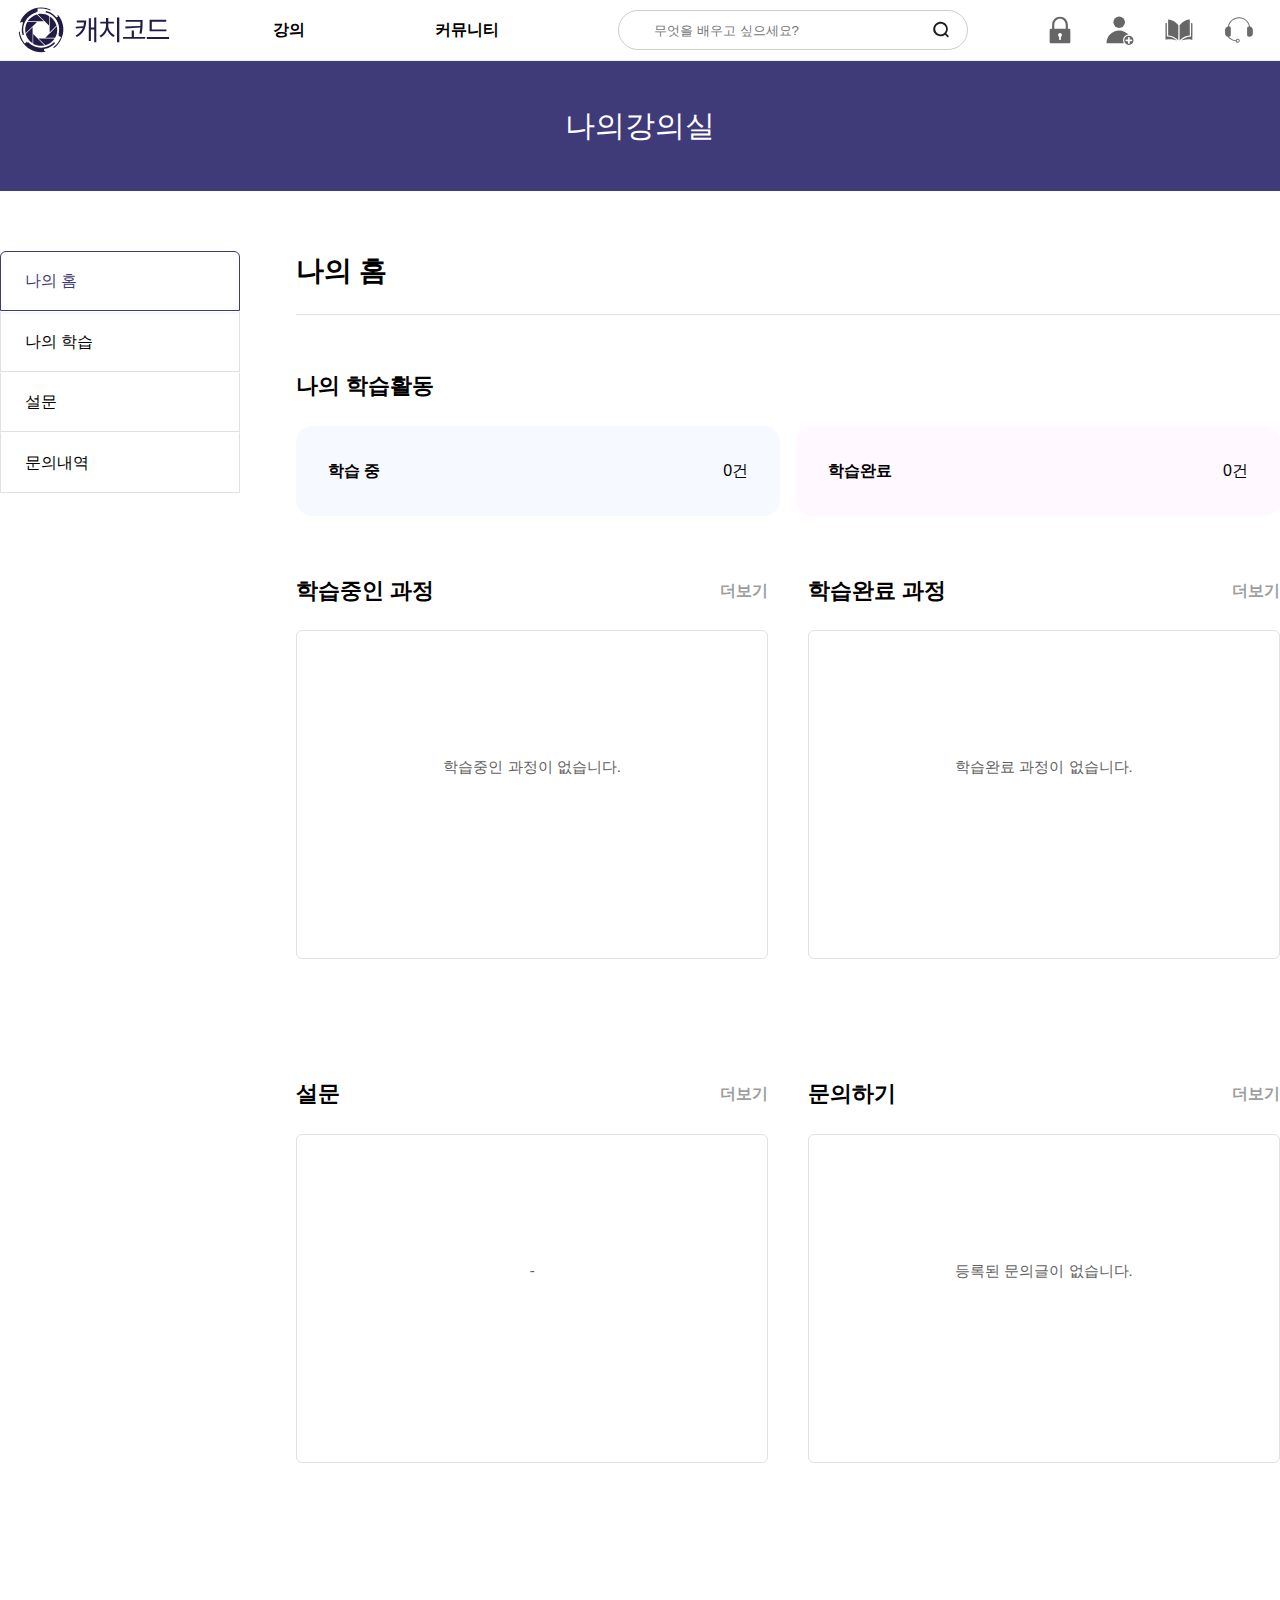
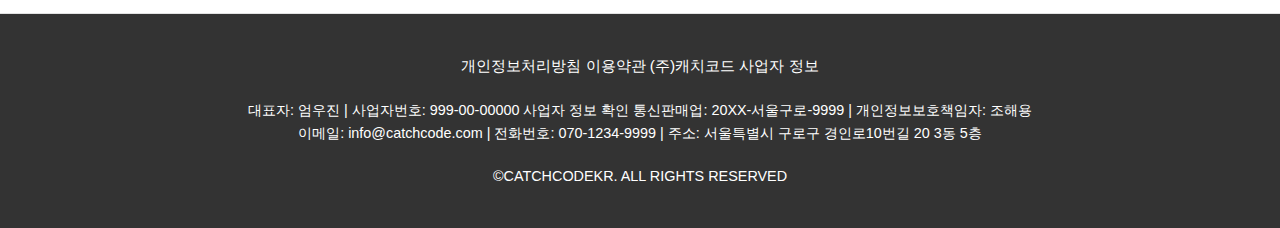
<file: catchcode/customercenter.html>
<!DOCTYPE html>
<html lang="ko">
<head>
    <meta charset="UTF-8">
    <meta name="viewport" content="width=device-width, initial-scale=1.0">
    <title>고객센터</title>
    <link rel="stylesheet" href="css/master.css">
    <link rel="stylesheet" href="https://cdn.jsdelivr.net/npm/swiper@11/swiper-bundle.min.css" />
    <style>
        .cm-index-box {
            height: 130px;
            background: #3e3b78;
            position: relative;
            box-sizing: border-box;
            display:flex;
        }
        .inner, .container-inner {
            width: 100%;/*1400px*/
            max-width: 1400px;
            margin: 0 auto;
        }
        .inner{
            display: flex;
            align-items: center;
        }
        .cm-index-list {
            float: right;
        }
        .cm-index-list {
            overflow: hidden;
        }
        .cm-index-list li:first-child {
            padding-left: 0;
        }
        .cm-index-list>li {
            padding-left: 26px;
        }
        .cm-index-list li {
            position: relative;
            float: left;
            padding-left: 32px;
            cursor: default;
        }
        .cm-index-list>li:first-child::before {
            content: none;
        }
        .cm-index-list>li::before {
            content: "·";
            left: 11px;
            top: 10px;
            color: #fff;
        }
        .cm-index-list li::before {
            content: "";
            position: absolute;
            left: 0;
            top: 50%;
            transform: translate(0, -50%);
            left: 9px;
            color: #9e9e9e;
            font: 20px "icomoon";
        }
        .cm-index-title {
            display:flex;
            justify-content: center;
            width: 100%;
            padding-top: 0;
        }
        .cm-index-title p {
            color:#fff;
            text-align: center;
        }
        .menu_title {
            font: 30px / 1.4em "spoqa-bold";
        }
        .container-inner {
            gap: 0 56px;
            padding-top: 60px;
            display: flex;
            align-items: flex-start;
        }
        @media (max-width: 1248px) {
            .inner, .container-inner {
                width: calc(100% - 48px);
                max-width: 100%;
            }
        }
        .container .sidebar {
            width: 250px;
        }
        .container-inner .container-inner>.content {
            flex: 1 1 auto;
        }
        .container .sidebar-list {
            overflow: hidden;
            border: 0;
        }
        .container-inner .sidebar-list {
            box-sizing: border-box;
            border-bottom: 0;
        }
        .container .sidebar-list>li.on:first-child>.inside {
            border-top: 1px solid #3e3b78;
            border-bottom: 1px solid #3e3b78;
        }
        .container .sidebar-list>li.on>.inside {
            border-color: #3e3b78;
            box-shadow: 0 0 5px 0 rgba(31, 90, 252, .16);
        }
        .container .sidebar-list>li:first-child>.inside {
            border-top: 1px solid #e0e0e0;
            border-top-left-radius: 6px;
            border-top-right-radius: 6px;
        }
        .container-inner .sidebar-list>li.on>.inside {
            border-color: #3e3b78;
            color: #3e3b78;
            font: 16px / 1.4em "spoqa-medium";
        }
        .container .sidebar-list>li>.inside {
            height: auto;
            min-height: 60px;
            padding: 16.5px 24px;
            box-sizing: border-box;
            border: 1px solid #e0e0e0;
            border-top: 1px solid #fff;
            display: flex;
            align-items: center;
        }
        .title-frame {
            display:flex;
            justify-content: space-between;
            padding-bottom: 24px;
            box-sizing: border-box;
            border-bottom: 1px solid #e0e0e0;
        }
        .cm-txt__title--normal {
            font: 28px / 1.4em "spoqa-bold";
            font-weight:bold;
        }
        .cm-share-list, .cm-share-list-black {
            overflow: hidden;
            margin-left: auto;
        }
        .cm-share-list>li:first-child, .cm-share-list-black>li:first-child {
            margin-left: 0;
        }
        .cm-share-list>li, .cm-share-list-black>li {
            width: 40px;
            height: 40px;
            border: 1px solid #eee;
            background-color: #fff;
        }
        .cm-share-list>li, .cm-share-list-black>li {
            float: left;
            width: 36px;
            height: 36px;
            margin-left: 12px;
            background-color: #f5f5f5;
            border-radius: 50%;
            box-sizing: border-box;
            line-height: 34px;
            text-align: center;
        }
        .cm-share-list>li [class^=icon-], .cm-share-list-black>li [class^=icon-] {
            color: #bdbdbd;
            font-size: 20px;
        }
        .cm-share-list>li [class^=icon-], .cm-share-list-black>li [class^=icon-], .cm-share-list>li [class*=" icon-"], .cm-share-list-black>li [class*=" icon-"] {
            vertical-align: middle;
            color: #9e9e9e;
            font-size: 16px;
        }
        .inside {
            display: inline-block;
            vertical-align: middle;
        }
        [class^="icon-"], [class*=" icon-"] {
            display: inline-block;
            font-family: 'icomoon' !important;
            font-style: normal;
            font-weight: normal;
            font-variant: normal;
            text-transform: none;
            line-height: 1;
            -webkit-font-smoothing: antialiased;
            -moz-osx-font-smoothing: grayscale;
            vertical-align: middle;
            font-size: 24px;
        }
        .icon-vs_print:before {
            content: "\eac1";
        }
        .board-frame {
            padding: 56px 0 0;
            box-sizing: border-box;
        }
        .container-inner>.content .board__block {
            padding-top: 0;
        }
        .board__block {
            width: 100%;
            padding-top: 32px;
        }
        .board__index-box {
            align-items: flex-end !important;
            padding-bottom: 24px;
        }
        .txt--m6 {
            font: 22px / 1.4em "spoqa-medium";
            font-weight:bold;
        }
        .list-activity>li {
            flex: 1 1 calc(33.3333333333% - 10.6666666667px);
            border-radius: 16px;
            padding: 32px;
            box-sizing: border-box;
        }
        .list-activity__title {
            font: 16px / 1.4em "spoqa-medium";
            font-weight:bold;
        }
        .list-activity>li.process {
            background-color: rgba(31, 90, 252, .04);
        }
        .list-activity>li.application {
            background-color: rgba(255, 197, 0, .08);
        }
        .list-activity>li.done {
            background-color: rgba(255, 175, 255, .08);
        }
        .content.page_content_body{width:80%;}
        .list-activity {
            display: flex;
            justify-content: space-between;
            gap: 0 16px;
        }
        select {
            padding: 0 20px;
            padding-right: 44px;
            background-position: right 20px center;
            min-width: 140px;
            height: 44px;
            border: 1px solid #e0e0e0;
            border-radius: 6px;
            box-sizing: border-box;
            background: no-repeat right 8px center / 24px 24px;
            color: #000;
            font: 14px / 1.75em "spoqa-regular";
            appearance: none;
            cursor: pointer;
        }
        .board__index-box {
            display: flex;
            align-items: flex-end !important;
            padding-bottom: 24px;
        }
        .board__index-term {
            display: flex;
            align-items: stretch;
            gap: 8px;
            margin-left: auto;
        }
        .list-activity>li .inside {
            display: flex;
            flex-wrap: wrap;
            vertical-align: middle;
            justify-content: space-between;
            align-items: center;
            width: 100%;
            height: 100%;
        }
        .section-box-spacing {
            padding-top: 60px;
        }
        .list-learning .list-come__con--title {
            display: flex;
            align-items: center;
        }
        .list-come__con--title {
            padding-bottom: 24px;
            font: 22px / 1.4em "spoqa-medium";
            font-weight:bold;
        }
        .notice__slider {
            min-height: 329px;
            border-radius: 6px;
            background-color: #fff;
            box-sizing: border-box;
            border: 1px solid #e0e0e0;
            display: flex;
            align-items: center;
            justify-content: center;
        }
        .board__list--inner.nodata li {
            display: block;
            width: 100%;
            padding: 100px 0;
        }
        .board__list--inner.nodata li, .board__list--inner.nodata div, .board__list--inner.nodata p, .board__list--inner.nodata span {
            color: #616161;
            font-size: 15px;
            text-align: center;
        }
        .list-learning {
            display: flex;
            justify-content: space-between;
            align-items: stretch;
            gap: 0 40px;
        }
        .list-learning .list-come__con--title .txt-more {
            margin-left: auto;
        }
        .txt-more {
            color: #9e9e9e;
            font-size: 16px;
        }
        .list-learning>li {
            flex: 1 1 calc(50% - 20px);
            width: calc(50% - 20px);
            margin-bottom:60px;
        }
    </style>
    <script src="https://ajax.googleapis.com/ajax/libs/jquery/1.12.4/jquery.min.js"></script>
    <script>
            $(function(){
                $('.btn_menu_mobile').click(function(){
                    $('.gnb_nav').stop().slideToggle('fast');
                })
            })
            $(function(){
                $('.open-courses').click(function(){
                    $('.course-list').stop().slideToggle('fast');
                })
            })
            $(function(){
                $('.open-services').click(function(){
                    $('.service-list').stop().slideToggle('fast');
                })
            })
    </script>
    <link rel="stylesheet" href="https://cdn.jsdelivr.net/npm/swiper@11/swiper-bundle.min.css" />
</head>
<body>
    <header id="header">
        <div class="container PC">
            <h1>
                <a href="index.html"><img src="images/Logo2.svg" alt="캐치코드"></a>
            </h1>
            <div class="logo-and-gnb">
                <ul class="gnb">
                    <li>
                        <a href="#">강의</a>
                        <ul class="lists">
                            <li><a href="search.html">HTMl</a></li>
                            <li><a href="search.html">CSS</a></li>
                            <li><a href="search.html">JAVASCRIPT</a></li>
                            <li><a href="search.html">PYTHON</a></li>
                            <li><a href="search.html">PHP</a></li>
                            <li><a href="search.html">SQL</a></li>
                            <li><a href="search.html">C</a></li>
                            <li><a href="search.html">C++</a></li>
                            <li><a href="search.html">REACT</a></li>
                            <li><a href="search.html">JQUERY</a></li>
                        </ul>
                    </li>
                    <li><a href="#">커뮤니티</a>
                        <ul class="lists">
                            <li><a href="#">공지사항</a></li>
                            <li><a href="#">질문/답변</a></li>
                            <li><a href="#">수강평</a></li>
                        </ul>
                    </li>
                </ul>
                <form method="post">
                    <input type="search" placeholder="무엇을 배우고 싶으세요?">
                    <button class="search-btn"></button>
                </form>
                <ul class="service">
                    <li class="login"><a href="login.html"><img src="images/login.svg" alt="로그인"></a></li>
                    <li class="register"><a href="join.html"><img src="images/join.svg" alt="회원가입"></a></li>
                    <li><a href="myclassroom.html"><img src="images/myclass.svg" alt="나의 강의실"></a></li>
                    <li><a href="#"><img src="images/service.svg" alt="고객센터"></a></li>
                </ul>
            </div>
        </div>
        <div class="container Tablet">
            <div class="tablet-header">
                <h1>
                    <a href="index.html"><img src="images/Logo2.svg"></a>
                </h1>
                <form method="post">
                    <input type="search" placeholder="무엇을 배우고 싶으세요?">
                    <button class="search-btn"></button>
                </form>
                <img src="images/profile.svg" class="profile-img">
            </div>
            </div>
        <div class="gnb Tablet">
            <div class="header-gap">
                <li>
                    <a href="category.html">강의</a>
                    <ul class="lists">
                        <li><a href="search.html">HTMl</a></li>
                        <li><a href="search.html">CSS</a></li>
                        <li><a href="search.html">JAVASCRIPT</a></li>
                        <li><a href="search.html">PYTHON</a></li>
                        <li><a href="search.html">PHP</a></li>
                        <li><a href="search.html">SQL</a></li>
                        <li><a href="search.html">C</a></li>
                        <li><a href="search.html">C++</a></li>
                        <li><a href="search.html">REACT</a></li>
                        <li><a href="search.html">JQUERY</a></li>
                    </ul>
                </li>
                <li><a href="community.html">커뮤니티</a>
                    <ul class="lists">
                        <li><a href="#">공지사항</a></li>
                        <li><a href="#">질문/답변</a></li>
                        <li><a href="#">수강평</a></li>
                    </ul>
                </li>
                <li><a href="myclassroom.html">나의 강의실</a></li>
                <li><a href="#">고객센터</a></li>
            </div>
        </div>
        <div class="gnb mobile">
            <span class="btn_menu_mobile" title="메뉴">
                
            </span>
            <h1 class="logo-mobile">
                <a href="index.html"><img src="images/Logo2.svg"></a>
            </h1>
            <div class="hidden btn_search_hidden">
                <input type="search" placeholder="무엇을 배우고 싶으세요?">

            </div>
            <button type="button" name="search" class="btn_search_mobile" title="검색">
                <img src="images/search.svg">
            </button>
        </div>
        <nav class="nav mobile">
            <ul class="gnb_nav">
                <div class="header-btn">
                    <a href="login.html" class="login-mobile">로그인</a>
                    <a href="join.html" class="login-join">회원가입</a>
                </div>
                <li>
                    <a href="#" class="bold open-courses">
                        강의<span class="sub_menu_toggle_btn"></span>
                    </a>
                    <ul class="course-list">
                        <li><a href="search.html">HTML</a></li>
                        <li><a href="search.html">CSS</a></li>
                        <li><a href="search.html">JAVASCRIPT</a></li>
                        <li><a href="search.html">PYTHON</a></li>
                        <li><a href="search.html">PHP</a></li>
                        <li><a href="search.html">SQL</a></li>
                        <li><a href="search.html">C</a></li>
                        <li><a href="search.html">C++</a></li>
                    </ul>
                </li>
                <li>
                    <a href="#" class="bold open-services">
                        커뮤니티<span class="sub_menu_toggle_btn"></span>
                    </a>
                    <ul class="service-list">
                        <li><a href="#">공지사항</a></li>
                        <li><a href="#">질문/답변</a></li>
                        <li><a href="#">수강평</a></li>
                    </ul>
                </li>
            </ul>
        </nav>
    </header>
    <!--header end-->

    <section class="myclass-section">
        <div class="page1 loading">
            <div id="container" class="container">
                <div class="cm-index-box">
                    <div class="inner">
                        <div class="cm-index-title">
                            <p class="menu_title">나의강의실</p>
                        </div>
                    </div>
                </div>
                <div class="container-inner">
                    <div class="sidebar">
                        <ul class="sidebar-list js-drop menu_list">
                            <li menu-id="35" class="on">
                                <a href="javascript:;" class="inside menu_depth2">
                                    나의 홈<span class="icon-chevron_forward depth" style="display: none;"></span>
                                </a>
                            </li>
                            <li menu-id="47">
                                <a href="javascript:;" class="inside menu_depth2">
                                    나의 학습<span class="icon-chevron_forward depth" style="display: none;">…</span>
                                </a>
                            </li>
                            <li menu-id="48">
                                <a href="javascript:;" class="inside menu_depth2">
                                    설문<span class="icon-chevron_forward depth" style="display: block;"></span>
                                </a>
                            </li>
                            <li menu-id="49">
                                <a href="javascript:;" class="inside menu_depth2">
                                    문의내역<span class="icon-chevron_forward depth" style="display: block;"></span>
                                </a>
                            </li>
                        </ul>
                    </div>
                    <div class="content page_content_body" style="display: block;">
                        <div>
                            <div class="content">
                                <div class="title-frame">
                                    <p class="cm-txt__title--normal">나의 홈</p>
                                </div>
                                <div class="board-frame">
                                    <div class="board__block">
                                        <ul class="board__index-box">
                                            <li>
                                                <p class="txt--m6">나의 학습활동</p>
                                            </li>
                                            <li class="board__index-term">
                                                <label for="search_year" style="display:none">
                                                    <select id="search_year">
                                                        <option value>전체</option>slot
                                                    </select>
                                                </label>
                                            </li>
                                        </ul>
                                    </div>
                                    <ul class="list-activity">
                                        <li class="process operating_btn" style="cursor: pointer">
                                            <a href="javascript:;" class="inside">
                                                <p class="list-activity__title">학습 중</p>
                                                <div class="list-activity__con">
                                                    <span class="list-activity__con--num primary-color enrolled_count">0</span>건
                                                </div>
                                            </a>
                                        </li>
                                        <li class="done complete_btn" style="cursor: pointer">
                                            <a href="javascript:;" class="inside">
                                                <p class="list-activity__title">학습완료<span></span></p>
                                                <div class="list-activity__con">
                                                    <span class="list-activity__con--num state__green--color complete_count">0</span>건
                                                </div>
                                            </a>
                                        </li>
                                    </ul>
                                    <div class="box-activity">
                                        <div class="section-box-spacing">
                                            <ul class="list-learning">
                                                <li>
                                                    <div class="notice__slider-frame">
                                                        <div class="list-come__con--title">
                                                            학습중인 과정
                                                            <div class="fraction-remote">
                                                                
                                                            </div>
                                                            <a href="javascript:;" class="txt-more operating_btn">더보기</a>
                                                        </div>
                                                        <div class="swiper notice__slider enrolled_slider">
                                                            <div class="enrolled_course_list">
                                                                <ul class="board__list--inner nodata">
                                                                    <li>
                                                                        <div class="nodata__message">
                                                                            <span class="icon-chatbox_ellipses_sharp" title="nodata"></span>
                                                                            <p class="none_course">학습중인 과정이 없습니다.</p>
                                                                        </div>
                                                                    </li>
                                                                </ul>                                                             
                                                            </div>
                                                        </div>
                                                    </div>
                                                </li>
                                                <li>
                                                    <div class="notice__slider-frame">
                                                        <div class="list-come__con--title">
                                                            학습완료 과정
                                                            <div class="fraction-remote">
                                                                
                                                            </div>
                                                            <a href="javascript:;" class="txt-more operating_btn">더보기</a>
                                                        </div>
                                                        <div class="swiper notice__slider enrolled_slider">
                                                            <div class="enrolled_course_list">
                                                                <ul class="board__list--inner nodata">
                                                                    <li>
                                                                        <div class="nodata__message">
                                                                            <span class="icon-chatbox_ellipses_sharp" title="nodata"></span>
                                                                            <p class="none_course">학습완료 과정이 없습니다.</p>
                                                                        </div>
                                                                    </li>
                                                                </ul>                                                             
                                                            </div>
                                                        </div>
                                                    </div>
                                                </li>
                                            </ul>
                                        </div>
                                    </div>
                                    <div class="box-activity">
                                        <div class="section-box-spacing">
                                            <ul class="list-learning">
                                                <li>
                                                    <div class="notice__slider-frame">
                                                        <div class="list-come__con--title">
                                                            설문
                                                            <div class="fraction-remote">
                                                                
                                                            </div>
                                                            <a href="javascript:;" class="txt-more operating_btn">더보기</a>
                                                        </div>
                                                        <div class="swiper notice__slider enrolled_slider">
                                                            <div class="enrolled_course_list">
                                                                <ul class="board__list--inner nodata">
                                                                    <li>
                                                                        <div class="nodata__message">
                                                                            <span class="icon-chatbox_ellipses_sharp" title="nodata"></span>
                                                                            <p class="none_course">-</p>
                                                                        </div>
                                                                    </li>
                                                                </ul>                                                             
                                                            </div>
                                                        </div>
                                                    </div>
                                                </li>
                                                <li>
                                                    <div class="notice__slider-frame">
                                                        <div class="list-come__con--title">
                                                            문의하기
                                                            <div class="fraction-remote">
                                                                
                                                            </div>
                                                            <a href="javascript:;" class="txt-more operating_btn">더보기</a>
                                                        </div>
                                                        <div class="swiper notice__slider enrolled_slider">
                                                            <div class="enrolled_course_list">
                                                                <ul class="board__list--inner nodata">
                                                                    <li>
                                                                        <div class="nodata__message">
                                                                            <span class="icon-chatbox_ellipses_sharp" title="nodata"></span>
                                                                            <p class="none_course">등록된 문의글이 없습니다.</p>
                                                                        </div>
                                                                    </li>
                                                                </ul>                                                             
                                                            </div>
                                                        </div>
                                                    </div>
                                                </li>
                                            </ul>
                                        </div>
                                    </div>
                                </div>
                            </div>
                        </div>
                    </div>
                </div>
            </div>
        </div>
    </section>




    <footer class="footer">
        <p>개인정보처리방침
            이용약관
            (주)캐치코드 사업자 정보 
        <p>대표자: 엄우진 | 사업자번호: 999-00-00000 사업자 정보 확인
            통신판매업: 20XX-서울구로-9999 | 개인정보보호책임자: 조해용</p>
        <p>이메일: info@catchcode.com | 전화번호: 070-1234-9999 | 주소: 서울특별시 구로구 경인로10번길 20 3동 5층</p>
        <p>©CATCHCODEKR. ALL RIGHTS RESERVED</p>
    </footer>
    <script src="js/main.js"></script> 
</body>
</html>
</file>
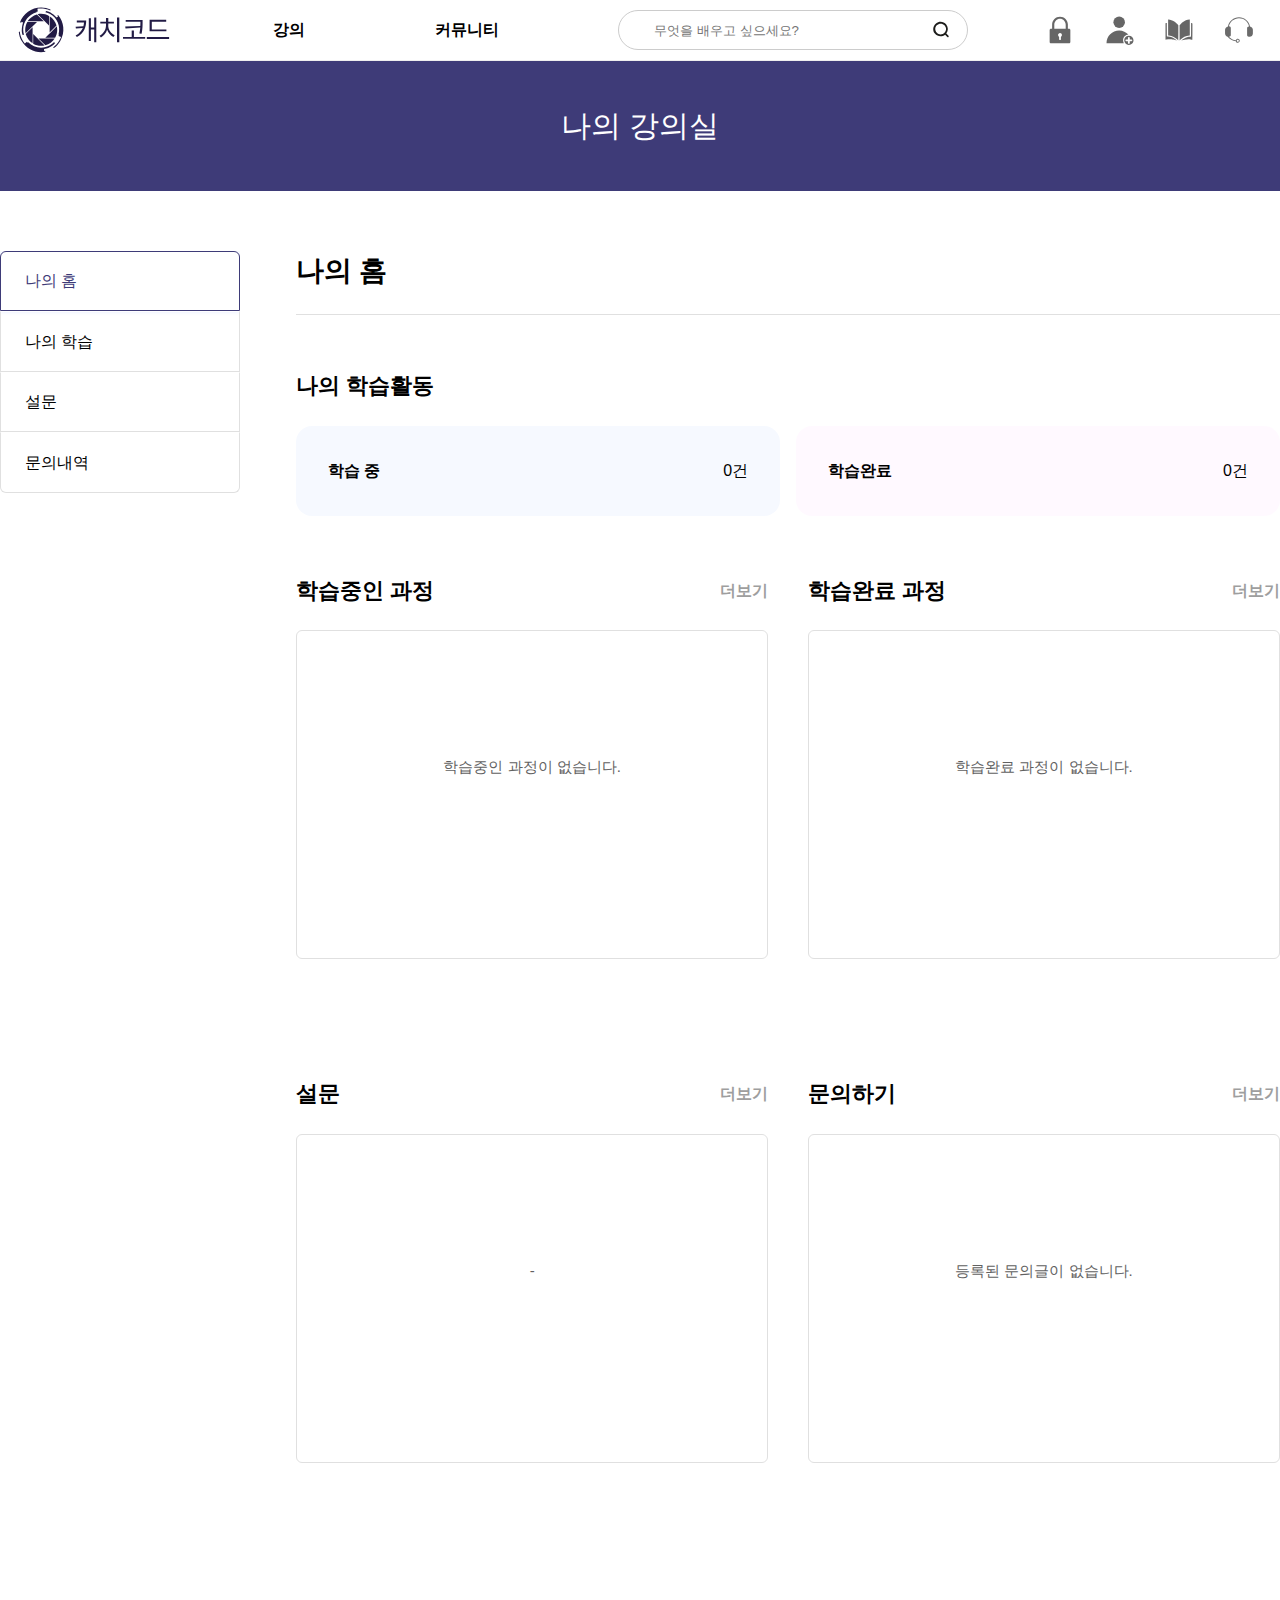
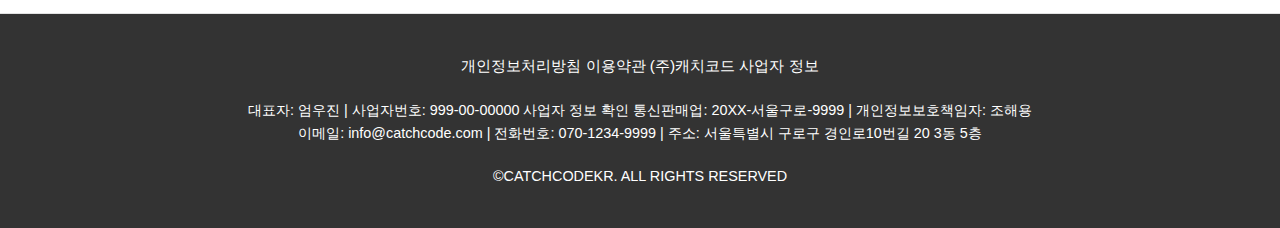
<file: catchcode/myclassroom.html>
<!DOCTYPE html>
<html lang="ko">
<head>
    <meta charset="UTF-8">
    <meta name="viewport" content="width=device-width, initial-scale=1.0">
    <title>나의 강의실</title>
    <link rel="stylesheet" href="css/master.css">
    <link rel="stylesheet" href="https://cdn.jsdelivr.net/npm/swiper@11/swiper-bundle.min.css" />
    <style>
        .cm-index-box {
            height: 130px;
            background: #3e3b78;
            position: relative;
            box-sizing: border-box;
            display:flex;
        }
        .inner, .container-inner {
            width: 100%;/*1400px*/
            max-width: 1400px;
            margin: 0 auto;
        }
        .inner{
            display: flex;
            align-items: center;
        }
        .cm-index-list {
            float: right;
        }
        .cm-index-list {
            overflow: hidden;
        }
        .cm-index-list li:first-child {
            padding-left: 0;
        }
        .cm-index-list>li {
            padding-left: 26px;
        }
        .cm-index-list li {
            position: relative;
            float: left;
            padding-left: 32px;
            cursor: default;
        }
        .cm-index-list>li:first-child::before {
            content: none;
        }
        .cm-index-list>li::before {
            content: "·";
            left: 11px;
            top: 10px;
            color: #fff;
        }
        .cm-index-list li::before {
            content: "";
            position: absolute;
            left: 0;
            top: 50%;
            transform: translate(0, -50%);
            left: 9px;
            color: #9e9e9e;
            font: 20px "icomoon";
        }
        .cm-index-title {
            display:flex;
            justify-content: center;
            width: 100%;
            padding-top: 0;
        }
        .cm-index-title p {
            color:#fff;
            text-align: center;
        }
        .menu_title {
            font: 30px / 1.4em "spoqa-bold";
        }
        .container-inner {
            gap: 0 56px;
            padding-top: 60px;
            display: flex;
            align-items: flex-start;
        }
        @media (max-width: 1248px) {
            .inner, .container-inner {
                width: calc(100% - 48px);
                max-width: 100%;
            }
        }
        .container .sidebar {
            width: 250px;
        }
        .container-inner .container-inner>.content {
            flex: 1 1 auto;
        }
        .container .sidebar-list {
            overflow: hidden;
            border: 0;
        }
        .container-inner .sidebar-list {
            box-sizing: border-box;
            border-bottom: 0;
        }
        
        
        .container .sidebar-list>li:last-child>.inside {
            /*border-top: 1px solid #e0e0e0;*/
            border-bottom-left-radius: 6px;
            border-bottom-right-radius: 6px;
        }
        
        /*.container .sidebar-list>li:nth-child(2)>.inside,
        .container .sidebar-list>li:nth-child(3)>.inside,
        .container .sidebar-list>li:nth-child(4)>.inside {
            border-top:none;
        }*/
        .title-frame {
            display:flex;
            justify-content: space-between;
            padding-bottom: 24px;
            box-sizing: border-box;
            border-bottom: 1px solid #e0e0e0;
        }
        .cm-txt__title--normal {
            font: 28px / 1.4em "spoqa-bold";
            font-weight:bold;
        }
        .cm-share-list, .cm-share-list-black {
            overflow: hidden;
            margin-left: auto;
        }
        .cm-share-list>li:first-child, .cm-share-list-black>li:first-child {
            margin-left: 0;
        }
        .cm-share-list>li, .cm-share-list-black>li {
            width: 40px;
            height: 40px;
            border: 1px solid #eee;
            background-color: #fff;
        }
        .cm-share-list>li, .cm-share-list-black>li {
            float: left;
            width: 36px;
            height: 36px;
            margin-left: 12px;
            background-color: #f5f5f5;
            border-radius: 50%;
            box-sizing: border-box;
            line-height: 34px;
            text-align: center;
        }
        .cm-share-list>li [class^=icon-], .cm-share-list-black>li [class^=icon-] {
            color: #bdbdbd;
            font-size: 20px;
        }
        .cm-share-list>li [class^=icon-], .cm-share-list-black>li [class^=icon-], .cm-share-list>li [class*=" icon-"], .cm-share-list-black>li [class*=" icon-"] {
            vertical-align: middle;
            color: #9e9e9e;
            font-size: 16px;
        }
        .inside {
            display: inline-block;
            vertical-align: middle;
        }
        [class^="icon-"], [class*=" icon-"] {
            display: inline-block;
            font-family: 'icomoon' !important;
            font-style: normal;
            font-weight: normal;
            font-variant: normal;
            text-transform: none;
            line-height: 1;
            -webkit-font-smoothing: antialiased;
            -moz-osx-font-smoothing: grayscale;
            vertical-align: middle;
            font-size: 24px;
        }
        .icon-vs_print:before {
            content: "\eac1";
        }
        .board-frame {
            padding: 56px 0 0;
            box-sizing: border-box;
        }
        .container-inner>.content .board__block {
            padding-top: 0;
        }
        .board__block {
            width: 100%;
            padding-top: 32px;
        }
        .board__index-box {
            align-items: flex-end !important;
            padding-bottom: 24px;
        }
        .txt--m6 {
            font: 22px / 1.4em "spoqa-medium";
            font-weight:bold;
        }
        .list-activity>li {
            flex: 1 1 calc(33.3333333333% - 10.6666666667px);
            border-radius: 16px;
            padding: 32px;
            box-sizing: border-box;
        }
        .list-activity__title {
            font: 16px / 1.4em "spoqa-medium";
            font-weight:bold;
        }
        .list-activity>li.process {
            background-color: rgba(31, 90, 252, .04);
        }
        .list-activity>li.application {
            background-color: rgba(255, 197, 0, .08);
        }
        .list-activity>li.done {
            background-color: rgba(255, 175, 255, .08);
        }
        .content.page_content_body{width:80%;}
        .list-activity {
            display: flex;
            justify-content: space-between;
            gap: 0 16px;
        }
        select {
            padding: 0 20px;
            padding-right: 44px;
            background-position: right 20px center;
            min-width: 140px;
            height: 44px;
            border: 1px solid #e0e0e0;
            border-radius: 6px;
            box-sizing: border-box;
            background: no-repeat right 8px center / 24px 24px;
            color: #000;
            font: 14px / 1.75em "spoqa-regular";
            appearance: none;
            cursor: pointer;
        }
        .board__index-box {
            display: flex;
            align-items: flex-end !important;
            padding-bottom: 24px;
        }
        .board__index-term {
            display: flex;
            align-items: stretch;
            gap: 8px;
            margin-left: auto;
        }
        .list-activity>li .inside {
            display: flex;
            flex-wrap: wrap;
            vertical-align: middle;
            justify-content: space-between;
            align-items: center;
            width: 100%;
            height: 100%;
        }
        .section-box-spacing {
            padding-top: 60px;
        }
        .list-learning .list-come__con--title {
            display: flex;
            align-items: center;
        }
        .list-come__con--title {
            padding-bottom: 24px;
            font: 22px / 1.4em "spoqa-medium";
            font-weight:bold;
        }
        .notice__slider {
            min-height: 329px;
            border-radius: 6px;
            background-color: #fff;
            box-sizing: border-box;
            border: 1px solid #e0e0e0;
            display: flex;
            align-items: center;
            justify-content: center;
        }
        .board__list--inner.nodata li {
            display: block;
            width: 100%;
            padding: 100px 0;
        }
        .board__list--inner.nodata li, .board__list--inner.nodata div, .board__list--inner.nodata p, .board__list--inner.nodata span {
            color: #616161;
            font-size: 15px;
            text-align: center;
        }
        .list-learning {
            display: flex;
            justify-content: space-between;
            align-items: stretch;
            gap: 0 40px;
        }
        .list-learning .list-come__con--title .txt-more {
            margin-left: auto;
        }
        .txt-more {
            color: #9e9e9e;
            font-size: 16px;
        }
        @media screen and (min-width:768px){
            .container .sidebar-list>li:nth-child(2)>.inside:hover{border-top:1px solid #e0e0e0 !important;}
        }
    </style>
    <script src="https://ajax.googleapis.com/ajax/libs/jquery/1.12.4/jquery.min.js"></script>
    <script>
            $(function(){
                $('.btn_menu_mobile').click(function(){
                    $('.gnb_nav').stop().slideToggle('fast');
                })
            })
            $(function(){
                $('.open-courses').click(function(){
                    $('.course-list').stop().slideToggle('fast');
                })
            })
            $(function(){
                $('.open-services').click(function(){
                    $('.service-list').stop().slideToggle('fast');
                })
            })
    </script>
    <link rel="stylesheet" href="https://cdn.jsdelivr.net/npm/swiper@11/swiper-bundle.min.css" />
</head>
<body>
    <header id="header">
        <div class="container PC">
            <h1>
                <a href="index.html"><img src="images/Logo2.svg" alt="캐치코드"></a>
            </h1>
            <div class="logo-and-gnb">
                <ul class="gnb">
                    <li>
                        <a href="search.html">강의</a>
                        <ul class="lists">
                            <li><a href="search.html">HTML</a></li>
                            <li><a href="search.html">CSS</a></li>
                            <li><a href="search.html">JAVASCRIPT</a></li>
                            <li><a href="search.html">PYTHON</a></li>
                            <li><a href="search.html">PHP</a></li>
                            <li><a href="search.html">SQL</a></li>
                            <li><a href="search.html">C</a></li>
                            <li><a href="search.html">C++</a></li>
                            <li><a href="search.html">REACT</a></li>
                            <li><a href="search.html">JQUERY</a></li>
                        </ul>
                    </li>
                    <li><a href="#">커뮤니티</a>
                        <ul class="lists">
                            <li><a href="#">공지사항</a></li>
                            <li><a href="#">질문/답변</a></li>
                            <li><a href="#">수강평</a></li>
                        </ul>
                    </li>
                </ul>
                <form method="post">
                    <input type="search" placeholder="무엇을 배우고 싶으세요?">
                    <button class="search-btn"></button>
                </form>
                <ul class="service">
                    <li class="login"><a href="login.html"><img src="images/login.svg" alt="로그인"></a></li>
                    <li class="register"><a href="join.html"><img src="images/join.svg" alt="회원가입"></a></li>
                    <li><a href="myclassroom.html"><img src="images/myclass.svg" alt="나의 강의실"></a></li>
                    <li><a href="#"><img src="images/service.svg" alt="고객센터"></a></li>
                </ul>
            </div>
        </div>
        <div class="container Tablet">
            <div class="tablet-header">
                <h1>
                    <a href="index.html"><img src="images/Logo2.svg"></a>
                </h1>
                <form method="post">
                    <input type="search" placeholder="무엇을 배우고 싶으세요?">
                    <button class="search-btn"></button>
                </form>
                <a href="login.html"><img src="images/profile.svg" class="profile-img"></a>
            </div>
            </div>
        <div class="gnb Tablet">
            <div class="header-gap">
                <li>
                    <a href="search.html">강의</a>
                    <ul class="lists">
                        <li><a href="search.html">HTML</a></li>
                        <li><a href="search.html">CSS</a></li>
                        <li><a href="search.html">JAVASCRIPT</a></li>
                        <li><a href="search.html">PYTHON</a></li>
                        <li><a href="search.html">PHP</a></li>
                        <li><a href="search.html">SQL</a></li>
                        <li><a href="search.html">C</a></li>
                        <li><a href="search.html">C++</a></li>
                        <li><a href="search.html">REACT</a></li>
                        <li><a href="search.html">JQUERY</a></li>
                    </ul>
                </li>
                <li><a href="community.html">커뮤니티</a>
                    <ul class="lists">
                        <li><a href="#">공지사항</a></li>
                        <li><a href="#">질문/답변</a></li>
                        <li><a href="#">수강평</a></li>
                    </ul>
                </li>
                <li><a href="myclassroom.html">나의 강의실</a></li>
                <li><a href="#">고객센터</a></li>
            </div>
        </div>
        <div class="gnb mobile">
            <span class="btn_menu_mobile" title="메뉴">
                
            </span>
            <h1 class="logo-mobile">
                <a href="index.html"><img src="images/Logo2.svg"></a>
            </h1>
            <div class="hidden btn_search_hidden">
                <input type="search" placeholder="무엇을 배우고 싶으세요?">

            </div>
            <button type="button" name="search" class="btn_search_mobile" title="검색">
                <img src="images/search.svg">
            </button>
        </div>
        <nav class="nav mobile">
            <ul class="gnb_nav">
                <div class="header-btn">
                    <a href="login.html" class="login-mobile">로그인</a>
                    <a href="join.html" class="login-join">회원가입</a>
                </div>
                <li>
                    <a href="#" class="bold open-courses">
                        강의<span class="sub_menu_toggle_btn"></span>
                    </a>
                    <ul class="course-list">
                        <li><a href="search.html">HTML</a></li>
                        <li><a href="search.html">CSS</a></li>
                        <li><a href="search.html">JAVASCRIPT</a></li>
                        <li><a href="search.html">PYTHON</a></li>
                        <li><a href="search.html">PHP</a></li>
                        <li><a href="search.html">SQL</a></li>
                        <li><a href="search.html">C</a></li>
                        <li><a href="search.html">C++</a></li>
                    </ul>
                </li>
                <li>
                    <a href="#" class="bold open-services">
                        커뮤니티<span class="sub_menu_toggle_btn"></span>
                    </a>
                    <ul class="service-list">
                        <li><a href="#">공지사항</a></li>
                        <li><a href="#">질문/답변</a></li>
                        <li><a href="#">수강평</a></li>
                    </ul>
                </li>
            </ul>
        </nav>
    </header>
    <!--header end-->

    <section class="myclass-section">
        <div class="page1 loading">
            <div id="container" class="container">
                <div class="cm-index-box">
                    <div class="inner">
                        <div class="cm-index-title">
                            <p class="menu_title">나의 강의실</p>
                        </div>
                    </div>
                </div>
                <div class="container-inner">
                    <a href="#;" class="drop-menu__btn mobile" style="cursor: pointer;">나의 홈<img src="images/down_btn.svg" alt="arrow" class="arrow-icon"></a>
                    <div class="sidebar">
                        <ul class="sidebar-list menu_list">
                            <li menu-id="01" class="on">
                                <a href="myclassroom.html" class="inside menu_depth2">
                                    나의 홈<span class="icon-chevron_forward depth" style="display: none;"></span>
                                </a>
                            </li>
                            <li menu-id="02">
                                <a href="mylearning.html" class="inside menu_depth2">
                                    나의 학습<span class="icon-chevron_forward depth" style="display: none;">…</span>
                                </a>
                            </li>
                            <li menu-id="03">
                                <a href="javascript:;" class="inside menu_depth2">
                                    설문<span class="icon-chevron_forward depth" style="display: block;"></span>
                                </a>
                            </li>
                            <li menu-id="04">
                                <a href="javascript:;" class="inside menu_depth2">
                                    문의내역<span class="icon-chevron_forward depth" style="display: block;"></span>
                                </a>
                            </li>
                        </ul>
                    </div>
                    <div class="content page_content_body" style="display: block;">
                        <div>
                            <div class="content">
                                <div class="title-frame">
                                    <p class="cm-txt__title--normal">나의 홈</p>
                                </div>
                                <div class="board-frame">
                                    <div class="board__block">
                                        <ul class="board__index-box">
                                            <li>
                                                <p class="txt--m6">나의 학습활동</p>
                                            </li>
                                            <li class="board__index-term">
                                                <label for="search_year" style="display:none">
                                                    <select id="search_year">
                                                        <option value>전체</option>slot
                                                    </select>
                                                </label>
                                            </li>
                                        </ul>
                                    </div>
                                    <ul class="list-activity">
                                        <li class="process operating_btn" style="cursor: pointer">
                                            <a href="javascript:;" class="inside">
                                                <p class="list-activity__title">학습 중</p>
                                                <div class="list-activity__con">
                                                    <span class="list-activity__con--num primary-color enrolled_count">0</span>건
                                                </div>
                                            </a>
                                        </li>
                                        <li class="done complete_btn" style="cursor: pointer">
                                            <a href="javascript:;" class="inside">
                                                <p class="list-activity__title">학습완료<span></span></p>
                                                <div class="list-activity__con">
                                                    <span class="list-activity__con--num state__green--color complete_count">0</span>건
                                                </div>
                                            </a>
                                        </li>
                                    </ul>
                                    <div class="box-activity">
                                        <div class="section-box-spacing">
                                            <ul class="list-learning">
                                                <li>
                                                    <div class="notice__slider-frame">
                                                        <div class="list-come__con--title">
                                                            학습중인 과정
                                                            <div class="fraction-remote">
                                                                
                                                            </div>
                                                            <a href="javascript:;" class="txt-more operating_btn">더보기</a>
                                                        </div>
                                                        <div class="swiper notice__slider enrolled_slider">
                                                            <div class="enrolled_course_list">
                                                                <ul class="board__list--inner nodata">
                                                                    <li>
                                                                        <div class="nodata__message">
                                                                            <span class="icon-chatbox_ellipses_sharp" title="nodata"></span>
                                                                            <p class="none_course">학습중인 과정이 없습니다.</p>
                                                                        </div>
                                                                    </li>
                                                                </ul>                                                             
                                                            </div>
                                                        </div>
                                                    </div>
                                                </li>
                                                <li>
                                                    <div class="notice__slider-frame">
                                                        <div class="list-come__con--title">
                                                            학습완료 과정
                                                            <div class="fraction-remote">
                                                                
                                                            </div>
                                                            <a href="javascript:;" class="txt-more operating_btn">더보기</a>
                                                        </div>
                                                        <div class="swiper notice__slider enrolled_slider">
                                                            <div class="enrolled_course_list">
                                                                <ul class="board__list--inner nodata">
                                                                    <li>
                                                                        <div class="nodata__message">
                                                                            <span class="icon-chatbox_ellipses_sharp" title="nodata"></span>
                                                                            <p class="none_course">학습완료 과정이 없습니다.</p>
                                                                        </div>
                                                                    </li>
                                                                </ul>                                                             
                                                            </div>
                                                        </div>
                                                    </div>
                                                </li>
                                            </ul>
                                        </div>
                                    </div>
                                    <div class="box-activity">
                                        <div class="section-box-spacing">
                                            <ul class="list-learning">
                                                <li>
                                                    <div class="notice__slider-frame">
                                                        <div class="list-come__con--title">
                                                            설문
                                                            <div class="fraction-remote">
                                                                
                                                            </div>
                                                            <a href="javascript:;" class="txt-more operating_btn">더보기</a>
                                                        </div>
                                                        <div class="swiper notice__slider enrolled_slider">
                                                            <div class="enrolled_course_list">
                                                                <ul class="board__list--inner nodata">
                                                                    <li>
                                                                        <div class="nodata__message">
                                                                            <span class="icon-chatbox_ellipses_sharp" title="nodata"></span>
                                                                            <p class="none_course">-</p>
                                                                        </div>
                                                                    </li>
                                                                </ul>                                                             
                                                            </div>
                                                        </div>
                                                    </div>
                                                </li>
                                                <li>
                                                    <div class="notice__slider-frame">
                                                        <div class="list-come__con--title">
                                                            문의하기
                                                            <div class="fraction-remote">
                                                                
                                                            </div>
                                                            <a href="javascript:;" class="txt-more operating_btn">더보기</a>
                                                        </div>
                                                        <div class="swiper notice__slider enrolled_slider">
                                                            <div class="enrolled_course_list">
                                                                <ul class="board__list--inner nodata">
                                                                    <li>
                                                                        <div class="nodata__message">
                                                                            <span class="icon-chatbox_ellipses_sharp" title="nodata"></span>
                                                                            <p class="none_course">등록된 문의글이 없습니다.</p>
                                                                        </div>
                                                                    </li>
                                                                </ul>                                                             
                                                            </div>
                                                        </div>
                                                    </div>
                                                </li>
                                            </ul>
                                        </div>
                                    </div>
                                </div>
                            </div>
                        </div>
                    </div>
                </div>
            </div>
        </div>
    </section>




    <footer class="footer">
        <p>개인정보처리방침
            이용약관
            (주)캐치코드 사업자 정보 
        <p>대표자: 엄우진 | 사업자번호: 999-00-00000 사업자 정보 확인
            통신판매업: 20XX-서울구로-9999 | 개인정보보호책임자: 조해용</p>
        <p>이메일: info@catchcode.com | 전화번호: 070-1234-9999 | 주소: 서울특별시 구로구 경인로10번길 20 3동 5층</p>
        <p>©CATCHCODEKR. ALL RIGHTS RESERVED</p>
    </footer>
    <script src="js/main.js"></script> 
    <script>
        const dropmenubtn = document.querySelector('.drop-menu__btn');
        const dropmenu = document.querySelectorAll('.sidebar-list.menu_list');
        const courseArrow = document.querySelector('.arrow-icon');

        dropmenubtn.addEventListener('click', () => {
            dropmenu.forEach(dropmenu => {
                dropmenu.classList.toggle('active');
                courseArrow.classList.toggle('active');
            });
        });
      </script>
</body>
</html>
</file>
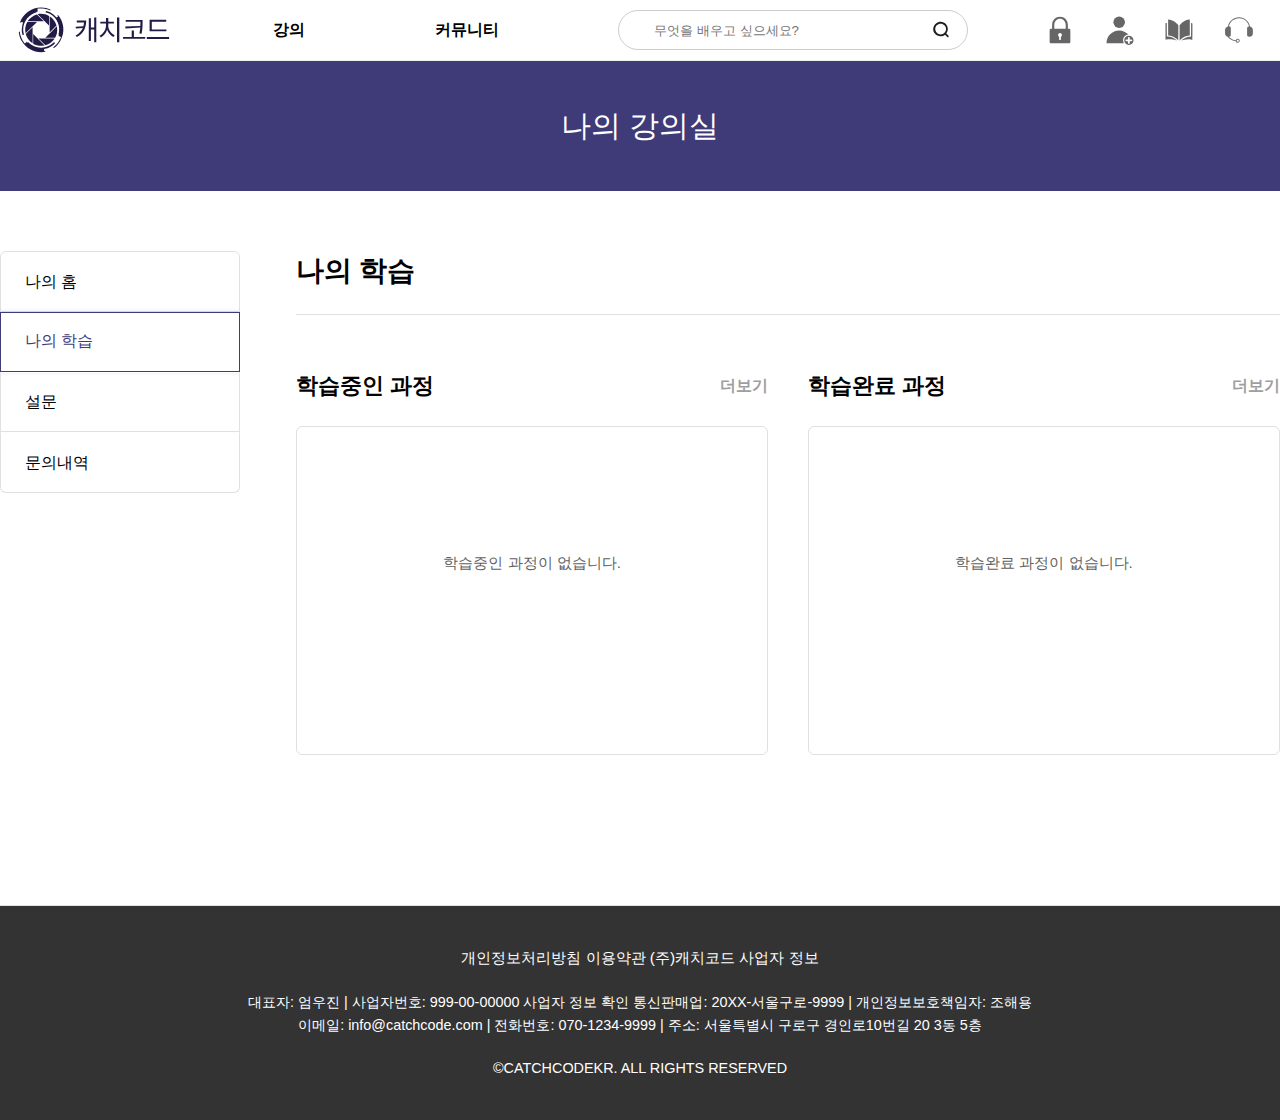
<file: catchcode/mylearning.html>
<!DOCTYPE html>
<html lang="ko">
<head>
    <meta charset="UTF-8">
    <meta name="viewport" content="width=device-width, initial-scale=1.0">
    <title>나의 학습</title>
    <link rel="stylesheet" href="css/master.css">
    <link rel="stylesheet" href="https://cdn.jsdelivr.net/npm/swiper@11/swiper-bundle.min.css" />
    <style>
        .cm-index-box {
            height: 130px;
            background: #3e3b78;
            position: relative;
            box-sizing: border-box;
            display:flex;
        }
        .inner, .container-inner {
            width: 100%;/*1400px*/
            max-width: 1400px;
            margin: 0 auto;
        }
        .inner{
            display: flex;
            align-items: center;
        }
        .cm-index-list {
            float: right;
        }
        .cm-index-list {
            overflow: hidden;
        }
        .cm-index-list li:first-child {
            padding-left: 0;
        }
        .cm-index-list>li {
            padding-left: 26px;
        }
        .cm-index-list li {
            position: relative;
            float: left;
            padding-left: 32px;
            cursor: default;
        }
        .cm-index-list>li:first-child::before {
            content: none;
        }
        .cm-index-list>li::before {
            content: "·";
            left: 11px;
            top: 10px;
            color: #fff;
        }
        .cm-index-list li::before {
            content: "";
            position: absolute;
            left: 0;
            top: 50%;
            transform: translate(0, -50%);
            left: 9px;
            color: #9e9e9e;
            font: 20px "icomoon";
        }
        .cm-index-title {
            display:flex;
            justify-content: center;
            width: 100%;
            padding-top: 0;
        }
        .cm-index-title p {
            color:#fff;
            text-align: center;
        }
        .menu_title {
            font: 30px / 1.4em "spoqa-bold";
        }
        .container-inner {
            gap: 0 56px;
            padding-top: 60px;
            display: flex;
            align-items: flex-start;
        }
        @media (max-width: 1248px) {
            .inner, .container-inner {
                width: calc(100% - 48px);
                max-width: 100%;
            }
        }
        .container .sidebar {
            width: 250px;
        }
        .container-inner .container-inner>.content {
            flex: 1 1 auto;
        }
        .container .sidebar-list {
            overflow: hidden;
            border: 0;
        }
        .container-inner .sidebar-list {
            box-sizing: border-box;
            border-bottom: 0;
        }
        .container .sidebar-list>li.on:nth-child(2)>.inside {
            border-top: 1px solid #3e3b78;
            border-bottom: 1px solid #3e3b78;
        }
        .container .sidebar-list>li.on>.inside {
            border-color: #3e3b78;
            box-shadow: 0 0 5px 0 rgba(31, 90, 252, .16);
        }
        .container .sidebar-list>li:last-child>.inside {
            border-bottom-left-radius: 6px;
            border-bottom-right-radius: 6px;
        }
        .container-inner .sidebar-list>li.on>.inside {
            border-color: #3e3b78;
            color: #3e3b78;
            font: 16px / 1.4em "spoqa-medium";
        }
        .title-frame {
            display:flex;
            justify-content: space-between;
            padding-bottom: 24px;
            box-sizing: border-box;
            border-bottom: 1px solid #e0e0e0;
        }
        .cm-txt__title--normal {
            font: 28px / 1.4em "spoqa-bold";
            font-weight:bold;
        }
        .cm-share-list, .cm-share-list-black {
            overflow: hidden;
            margin-left: auto;
        }
        .cm-share-list>li:first-child, .cm-share-list-black>li:first-child {
            margin-left: 0;
        }
        .cm-share-list>li, .cm-share-list-black>li {
            width: 40px;
            height: 40px;
            border: 1px solid #eee;
            background-color: #fff;
        }
        .cm-share-list>li, .cm-share-list-black>li {
            float: left;
            width: 36px;
            height: 36px;
            margin-left: 12px;
            background-color: #f5f5f5;
            border-radius: 50%;
            box-sizing: border-box;
            line-height: 34px;
            text-align: center;
        }
        .cm-share-list>li [class^=icon-], .cm-share-list-black>li [class^=icon-] {
            color: #bdbdbd;
            font-size: 20px;
        }
        .cm-share-list>li [class^=icon-], .cm-share-list-black>li [class^=icon-], .cm-share-list>li [class*=" icon-"], .cm-share-list-black>li [class*=" icon-"] {
            vertical-align: middle;
            color: #9e9e9e;
            font-size: 16px;
        }
        .inside {
            display: inline-block;
            vertical-align: middle;
        }
        [class^="icon-"], [class*=" icon-"] {
            display: inline-block;
            font-family: 'icomoon' !important;
            font-style: normal;
            font-weight: normal;
            font-variant: normal;
            text-transform: none;
            line-height: 1;
            -webkit-font-smoothing: antialiased;
            -moz-osx-font-smoothing: grayscale;
            vertical-align: middle;
            font-size: 24px;
        }
        .icon-vs_print:before {
            content: "\eac1";
        }
        .board-frame {
            padding: 56px 0 0;
            box-sizing: border-box;
        }
        .container-inner>.content .board__block {
            padding-top: 0;
        }
        .board__block {
            width: 100%;
            padding-top: 32px;
        }
        .board__index-box {
            align-items: flex-end !important;
            padding-bottom: 24px;
        }
        .txt--m6 {
            font: 22px / 1.4em "spoqa-medium";
            font-weight:bold;
        }
        .list-activity>li {
            flex: 1 1 calc(33.3333333333% - 10.6666666667px);
            border-radius: 16px;
            padding: 32px;
            box-sizing: border-box;
        }
        .list-activity__title {
            font: 16px / 1.4em "spoqa-medium";
            font-weight:bold;
        }
        .list-activity>li.process {
            background-color: rgba(31, 90, 252, .04);
        }
        .list-activity>li.application {
            background-color: rgba(255, 197, 0, .08);
        }
        .list-activity>li.done {
            background-color: rgba(255, 175, 255, .08);
        }
        .content.page_content_body{width:80%;}
        .list-activity {
            display: flex;
            justify-content: space-between;
            gap: 0 16px;
        }
        select {
            padding: 0 20px;
            padding-right: 44px;
            background-position: right 20px center;
            min-width: 140px;
            height: 44px;
            border: 1px solid #e0e0e0;
            border-radius: 6px;
            box-sizing: border-box;
            background: no-repeat right 8px center / 24px 24px;
            color: #000;
            font: 14px / 1.75em "spoqa-regular";
            appearance: none;
            cursor: pointer;
        }
        .board__index-box {
            display: flex;
            align-items: flex-end !important;
            padding-bottom: 24px;
        }
        .board__index-term {
            display: flex;
            align-items: stretch;
            gap: 8px;
            margin-left: auto;
        }
        .list-activity>li .inside {
            display: flex;
            flex-wrap: wrap;
            vertical-align: middle;
            justify-content: space-between;
            align-items: center;
            width: 100%;
            height: 100%;
        }
        .section-box-spacing {
            padding-top: 60px;
        }
        .list-learning .list-come__con--title {
            display: flex;
            align-items: center;
        }
        .list-come__con--title {
            padding-bottom: 24px;
            font: 22px / 1.4em "spoqa-medium";
            font-weight:bold;
        }
        .notice__slider {
            min-height: 329px;
            border-radius: 6px;
            background-color: #fff;
            box-sizing: border-box;
            border: 1px solid #e0e0e0;
            display: flex;
            align-items: center;
            justify-content: center;
        }
        .board__list--inner.nodata li {
            display: block;
            width: 100%;
            padding: 100px 0;
        }
        .board__list--inner.nodata li, .board__list--inner.nodata div, .board__list--inner.nodata p, .board__list--inner.nodata span {
            color: #616161;
            font-size: 15px;
            text-align: center;
        }
        .list-learning {
            display: flex;
            justify-content: space-between;
            align-items: stretch;
            gap: 0 40px;
        }
        .list-learning .list-come__con--title .txt-more {
            margin-left: auto;
        }
        .txt-more {
            color: #9e9e9e;
            font-size: 16px;
        }
        .list-learning>li {
            flex: 1 1 calc(50% - 20px);
            width: calc(50% - 20px);
            margin-bottom:60px;
        }
        @media screen and (min-width:768px){
            .container .sidebar-list>li:nth-child(1)>.inside:hover{border-bottom:1px solid #e0e0e0 !important;}
            .container .sidebar-list>li:nth-child(3)>.inside:hover{border-top:1px solid #e0e0e0 !important;}
        }
    </style>
    <script src="https://ajax.googleapis.com/ajax/libs/jquery/1.12.4/jquery.min.js"></script>
    <script>
            $(function(){
                $('.btn_menu_mobile').click(function(){
                    $('.gnb_nav').stop().slideToggle('fast');
                })
            })
            $(function(){
                $('.open-courses').click(function(){
                    $('.course-list').stop().slideToggle('fast');
                })
            })
            $(function(){
                $('.open-services').click(function(){
                    $('.service-list').stop().slideToggle('fast');
                })
            })
    </script>
    <link rel="stylesheet" href="https://cdn.jsdelivr.net/npm/swiper@11/swiper-bundle.min.css" />
</head>
<body>
    <header id="header">
        <div class="container PC">
            <h1>
                <a href="index.html"><img src="images/Logo2.svg" alt="캐치코드"></a>
            </h1>
            <div class="logo-and-gnb">
                <ul class="gnb">
                    <li>
                        <a href="search.html">강의</a>
                        <ul class="lists">
                            <li><a href="search.html">HTML</a></li>
                            <li><a href="search.html">CSS</a></li>
                            <li><a href="search.html">JAVASCRIPT</a></li>
                            <li><a href="search.html">PYTHON</a></li>
                            <li><a href="search.html">PHP</a></li>
                            <li><a href="search.html">SQL</a></li>
                            <li><a href="search.html">C</a></li>
                            <li><a href="search.html">C++</a></li>
                            <li><a href="search.html">REACT</a></li>
                            <li><a href="search.html">JQUERY</a></li>
                        </ul>
                    </li>
                    <li><a href="#">커뮤니티</a>
                        <ul class="lists">
                            <li><a href="#">공지사항</a></li>
                            <li><a href="#">질문/답변</a></li>
                            <li><a href="#">수강평</a></li>
                        </ul>
                    </li>
                </ul>
                <form method="post">
                    <input type="search" placeholder="무엇을 배우고 싶으세요?">
                    <button class="search-btn"></button>
                </form>
                <ul class="service">
                    <li class="login"><a href="login.html"><img src="images/login.svg" alt="로그인"></a></li>
                    <li class="register"><a href="join.html"><img src="images/join.svg" alt="회원가입"></a></li>
                    <li><a href="myclassroom.html"><img src="images/myclass.svg" alt="나의 강의실"></a></li>
                    <li><a href="#"><img src="images/service.svg" alt="고객센터"></a></li>
                </ul>
            </div>
        </div>
        <div class="container Tablet">
            <div class="tablet-header">
                <h1>
                    <a href="index.html"><img src="images/Logo2.svg"></a>
                </h1>
                <form method="post">
                    <input type="search" placeholder="무엇을 배우고 싶으세요?">
                    <button class="search-btn"></button>
                </form>
                <a href="login.html"><img src="images/profile.svg" class="profile-img"></a>
            </div>
            </div>
        <div class="gnb Tablet">
            <div class="header-gap">
                <li>
                    <a href="search.html">강의</a>
                    <ul class="lists">
                        <li><a href="search.html">HTML</a></li>
                        <li><a href="search.html">CSS</a></li>
                        <li><a href="search.html">JAVASCRIPT</a></li>
                        <li><a href="search.html">PYTHON</a></li>
                        <li><a href="search.html">PHP</a></li>
                        <li><a href="search.html">SQL</a></li>
                        <li><a href="search.html">C</a></li>
                        <li><a href="search.html">C++</a></li>
                        <li><a href="search.html">REACT</a></li>
                        <li><a href="search.html">JQUERY</a></li>
                    </ul>
                </li>
                <li><a href="community.html">커뮤니티</a>
                    <ul class="lists">
                        <li><a href="#">공지사항</a></li>
                        <li><a href="#">질문/답변</a></li>
                        <li><a href="#">수강평</a></li>
                    </ul>
                </li>
                <li><a href="myclassroom.html">나의 강의실</a></li>
                <li><a href="#">고객센터</a></li>
            </div>
        </div>
        <div class="gnb mobile">
            <span class="btn_menu_mobile" title="메뉴">
                
            </span>
            <h1 class="logo-mobile">
                <a href="index.html"><img src="images/Logo2.svg"></a>
            </h1>
            <div class="hidden btn_search_hidden">
                <input type="search" placeholder="무엇을 배우고 싶으세요?">

            </div>
            <button type="button" name="search" class="btn_search_mobile" title="검색">
                <img src="images/search.svg">
            </button>
        </div>
        <nav class="nav mobile">
            <ul class="gnb_nav">
                <div class="header-btn">
                    <a href="login.html" class="login-mobile">로그인</a>
                    <a href="join.html" class="login-join">회원가입</a>
                </div>
                <li>
                    <a href="#" class="bold open-courses">
                        강의<span class="sub_menu_toggle_btn"></span>
                    </a>
                    <ul class="course-list">
                        <li><a href="search.html">HTML</a></li>
                        <li><a href="search.html">CSS</a></li>
                        <li><a href="search.html">JAVASCRIPT</a></li>
                        <li><a href="search.html">PYTHON</a></li>
                        <li><a href="search.html">PHP</a></li>
                        <li><a href="search.html">SQL</a></li>
                        <li><a href="search.html">C</a></li>
                        <li><a href="search.html">C++</a></li>
                    </ul>
                </li>
                <li>
                    <a href="#" class="bold open-services">
                        커뮤니티<span class="sub_menu_toggle_btn"></span>
                    </a>
                    <ul class="service-list">
                        <li><a href="#">공지사항</a></li>
                        <li><a href="#">질문/답변</a></li>
                        <li><a href="#">수강평</a></li>
                    </ul>
                </li>
            </ul>
        </nav>
    </header>
    <!--header end-->

    <section class="myclass-section">
        <div class="page1 loading">
            <div id="container" class="container">
                <div class="cm-index-box">
                    <div class="inner">
                        <div class="cm-index-title">
                            <p class="menu_title">나의 강의실</p>
                        </div>
                    </div>
                </div>
                <div class="container-inner">
                    <a href="#;" class="drop-menu__btn mobile" style="cursor: pointer;">나의 홈<img src="images/down_btn.svg" alt="arrow" class="arrow-icon"></a>
                    <div class="sidebar">
                        <ul class="sidebar-list menu_list">
                            <li menu-id="01">
                                <a href="myclassroom.html" class="inside menu_depth2">
                                    나의 홈<span class="icon-chevron_forward depth" style="display: none;"></span>
                                </a>
                            </li>
                            <li menu-id="02" class="on">
                                <a href="mylearning.html" class="inside menu_depth2">
                                    나의 학습<span class="icon-chevron_forward depth" style="display: none;">…</span>
                                </a>
                            </li>
                            <li menu-id="03">
                                <a href="javascript:;" class="inside menu_depth2">
                                    설문<span class="icon-chevron_forward depth" style="display: block;"></span>
                                </a>
                            </li>
                            <li menu-id="04">
                                <a href="javascript:;" class="inside menu_depth2">
                                    문의내역<span class="icon-chevron_forward depth" style="display: block;"></span>
                                </a>
                            </li>
                        </ul>
                    </div>
                    <div class="content page_content_body" style="display: block;">
                        <div>
                            <div class="content">
                                <div class="title-frame">
                                    <p class="cm-txt__title--normal">나의 학습</p>
                                </div>
                                <div class="board-frame">
                                    <div class="box-activity">

                                            <ul class="list-learning">
                                                <li>
                                                    <div class="notice__slider-frame">
                                                        <div class="list-come__con--title">
                                                            학습중인 과정
                                                            <div class="fraction-remote">
                                                                
                                                            </div>
                                                            <a href="javascript:;" class="txt-more operating_btn">더보기</a>
                                                        </div>
                                                        <div class="swiper notice__slider enrolled_slider">
                                                            <div class="enrolled_course_list">
                                                                <ul class="board__list--inner nodata">
                                                                    <li>
                                                                        <div class="nodata__message">
                                                                            <span class="icon-chatbox_ellipses_sharp" title="nodata"></span>
                                                                            <p class="none_course">학습중인 과정이 없습니다.</p>
                                                                        </div>
                                                                    </li>
                                                                </ul>                                                             
                                                            </div>
                                                        </div>
                                                    </div>
                                                </li>
                                                <li>
                                                    <div class="notice__slider-frame">
                                                        <div class="list-come__con--title">
                                                            학습완료 과정
                                                            <div class="fraction-remote">
                                                                
                                                            </div>
                                                            <a href="javascript:;" class="txt-more operating_btn">더보기</a>
                                                        </div>
                                                        <div class="swiper notice__slider enrolled_slider">
                                                            <div class="enrolled_course_list">
                                                                <ul class="board__list--inner nodata">
                                                                    <li>
                                                                        <div class="nodata__message">
                                                                            <span class="icon-chatbox_ellipses_sharp" title="nodata"></span>
                                                                            <p class="none_course">학습완료 과정이 없습니다.</p>
                                                                        </div>
                                                                    </li>
                                                                </ul>                                                             
                                                            </div>
                                                        </div>
                                                    </div>
                                                </li>
                                            </ul>

                                    </div>
                                </div>
                            </div>
                        </div>
                    </div>
                </div>
            </div>
        </div>
    </section>




    <footer class="footer">
        <p>개인정보처리방침
            이용약관
            (주)캐치코드 사업자 정보 
        <p>대표자: 엄우진 | 사업자번호: 999-00-00000 사업자 정보 확인
            통신판매업: 20XX-서울구로-9999 | 개인정보보호책임자: 조해용</p>
        <p>이메일: info@catchcode.com | 전화번호: 070-1234-9999 | 주소: 서울특별시 구로구 경인로10번길 20 3동 5층</p>
        <p>©CATCHCODEKR. ALL RIGHTS RESERVED</p>
    </footer>
    <script src="js/main.js"></script> 
    <script>
        const dropmenubtn = document.querySelector('.drop-menu__btn');
        const dropmenu = document.querySelectorAll('.sidebar-list.menu_list');
        const courseArrow = document.querySelector('.arrow-icon');

        dropmenubtn.addEventListener('click', () => {
            dropmenu.forEach(dropmenu => {
                dropmenu.classList.toggle('active');
                courseArrow.classList.toggle('active');
            });
        });
      </script>
</body>
</html>
</file>
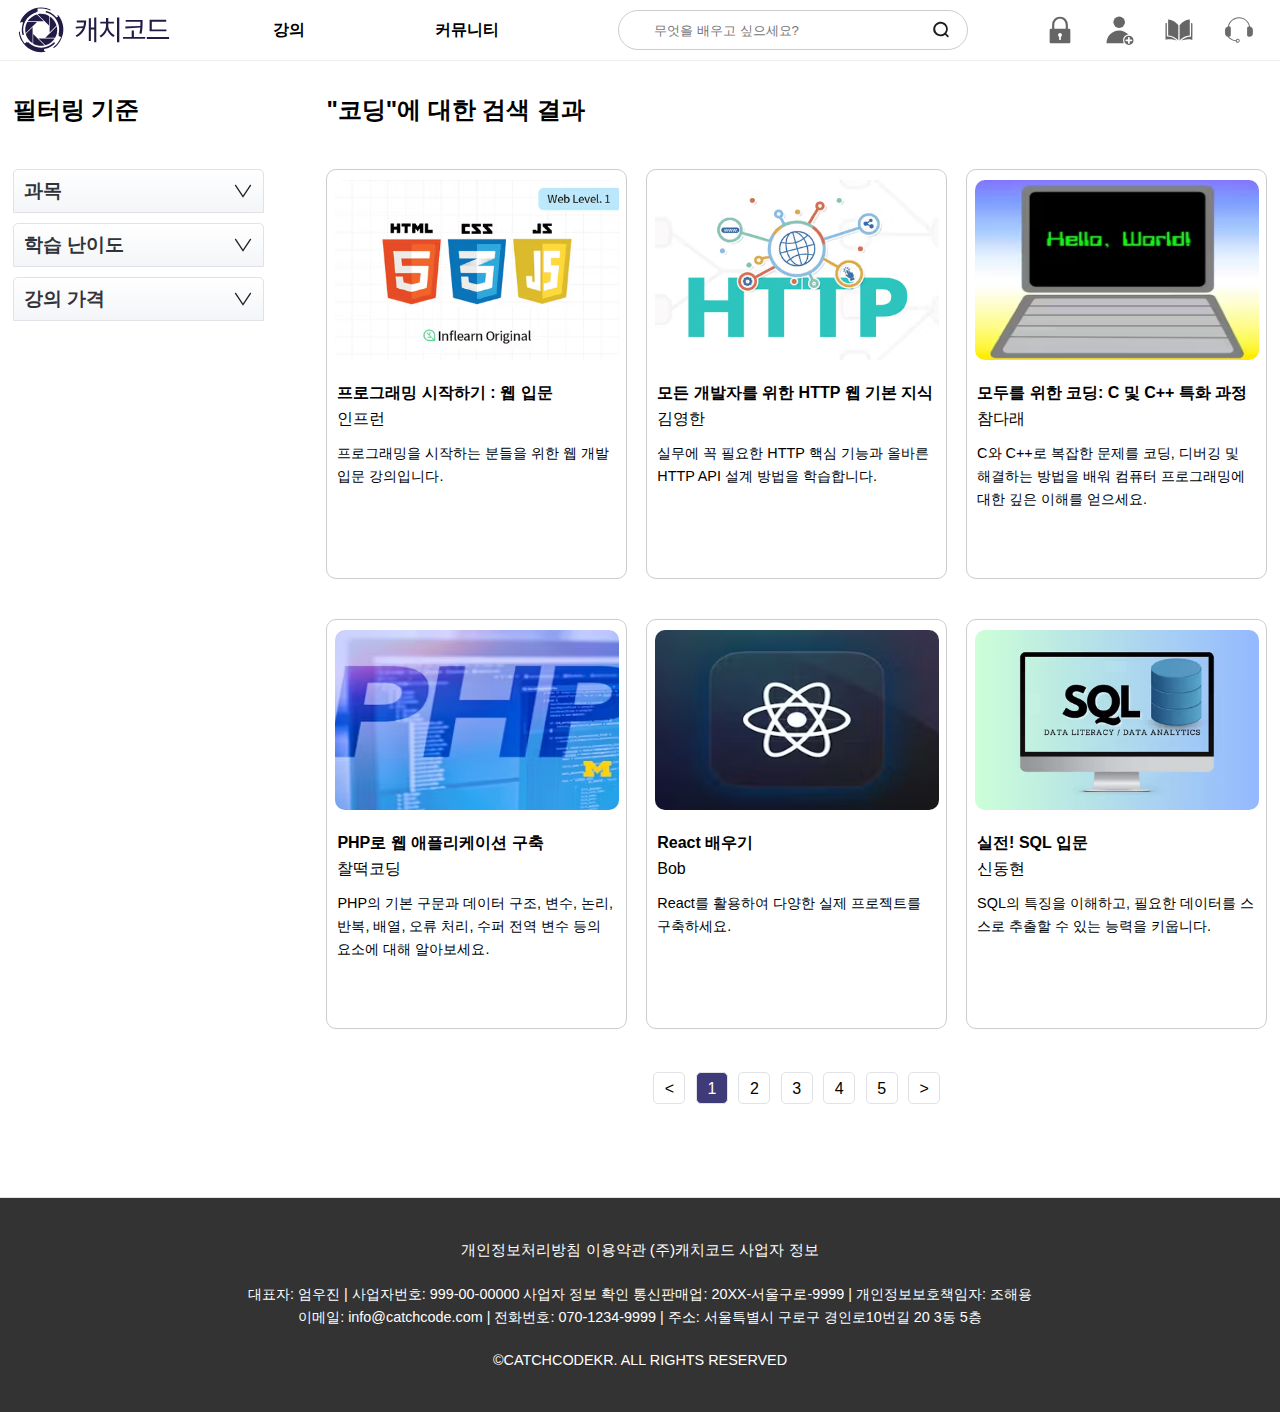
<file: catchcode/search.html>
<!DOCTYPE html>
<html lang="ko">
<head>
    <meta charset="UTF-8">
    <meta name="viewport" content="width=device-width, initial-scale=1.0">
    <title>검색결과</title>
    <link rel="stylesheet" href="css/master.css">
    <link rel="stylesheet" href="https://cdn.jsdelivr.net/npm/swiper@11/swiper-bundle.min.css" />
    <style>
        .flex{display:flex;}
        .sidebar{
            width:25%;
            min-width:155px;
            box-sizing: border-box;
            /*border: 1px solid #e0e0e0;*/
        }
        .search-page h2 {padding:10px 0;}
        .sidebar .flex{flex-direction: column;}
        .search-option{margin-bottom:10px;}
        .search-results{
            width:75%;
            box-sizing: border-box;
            /*border: 1px solid #e0e0e0;*/
        }
        .search-result-cards{
            display:flex;
            flex-wrap: wrap;
            justify-content: space-between;
        }
        .result-card{
            width:32%;
            height:410px;
            border:1px solid #ccc;
            border-radius:10px;
            margin-bottom:40px;
            display: -webkit-box;
            display:flex;
            -webkit-box-orient: vertical;
            overflow: hidden;
            cursor:pointer;
        }
        .preview-img{
            width:95%; 
            height:180px;
            background:#eee;
            margin:10px auto;
            border-radius:10px;
        }
        .preview-text{padding:10px;}
        .em09{font-size:0.9em;margin-top:10px;height:115px; overflow:hidden;}
        .search-page h2{margin-bottom:30px;}
        .search-subject input{margin-right:5px;}
        .root{text-align:center;}
        .root a{display:inline-block;}
        h3{font-size:18.72px;}

        .search-subject{display:none;}
        .search-subject{
            border: .0625rem solid #e1e1e8;
            border-top: none;
            width: 80%;
            padding: 3%;
        }
        .search-subject li{padding:5px;}
        .root a{
            width:32px; 
            height:32px; 
            border: 1px solid #e1e1e8;
            border-radius:5px;
            margin:3px;
            display: inline-flex;
            align-items: center;
            justify-content: center;
        }
        .root a:nth-child(2){
            color:white;
            background:#3e3b78;
        }
        .search-filter{
            background:none;
            border:none;
            width:25px;
            height:25px;
            padding:0;
            position: absolute;
            right: 5px;
        }
        .search-filter img{width:25px;height:25px;}
        .search-results h2{
            display: flex;
            position: relative;
            align-items: center;
        }
        .open-menu{display:block;}
    </style>
</head>
<body>
    <header id="header">
        <div class="container PC">
            <h1>
                <a href="index.html"><img src="images/Logo2.svg" alt="캐치코드"></a>
            </h1>
            <div class="logo-and-gnb">
                <ul class="gnb">
                    <li>
                        <a href="search.html">강의</a>
                        <ul class="lists">
                            <li><a href="search.html">HTML</a></li>
                            <li><a href="search.html">CSS</a></li>
                            <li><a href="search.html">JAVASCRIPT</a></li>
                            <li><a href="search.html">PYTHON</a></li>
                            <li><a href="search.html">PHP</a></li>
                            <li><a href="search.html">SQL</a></li>
                            <li><a href="search.html">C</a></li>
                            <li><a href="search.html">C++</a></li>
                            <li><a href="search.html">REACT</a></li>
                            <li><a href="search.html">JQUERY</a></li>
                        </ul>
                    </li>
                    <li><a href="#">커뮤니티</a>
                        <ul class="lists">
                            <li><a href="#">공지사항</a></li>
                            <li><a href="#">질문/답변</a></li>
                            <li><a href="#">수강평</a></li>
                        </ul>
                    </li>
                </ul>
                <form method="post">
                    <input type="search" placeholder="무엇을 배우고 싶으세요?">
                    <button class="search-btn"></button>
                </form>
                <ul class="service">
                    <li class="login"><a href="login.html"><img src="images/login.svg" alt="로그인"></a></li>
                    <li class="register"><a href="join.html"><img src="images/join.svg" alt="회원가입"></a></li>
                    <li><a href="myclassroom.html"><img src="images/myclass.svg" alt="나의 강의실"></a></li>
                    <li><a href="#"><img src="images/service.svg" alt="고객센터"></a></li>
                </ul>
            </div>
        </div>
        <div class="container Tablet">
            <div class="tablet-header">
                <h1>
                    <a href="index.html"><img src="images/Logo2.svg"></a>
                </h1>
                <form method="post">
                    <input type="search" placeholder="무엇을 배우고 싶으세요?">
                    <button class="search-btn"></button>
                </form>
                <a href="login.html"><img src="images/profile.svg" class="profile-img"></a>
            </div>
            </div>
        <div class="gnb Tablet">
            <div class="header-gap">
                <li>
                    <a href="search.html">강의</a>
                    <ul class="lists">
                        <li><a href="search.html">HTML</a></li>
                        <li><a href="search.html">CSS</a></li>
                        <li><a href="search.html">JAVASCRIPT</a></li>
                        <li><a href="search.html">PYTHON</a></li>
                        <li><a href="search.html">PHP</a></li>
                        <li><a href="search.html">SQL</a></li>
                        <li><a href="search.html">C</a></li>
                        <li><a href="search.html">C++</a></li>
                        <li><a href="search.html">REACT</a></li>
                        <li><a href="search.html">JQUERY</a></li>
                    </ul>
                </li>
                <li><a href="community.html">커뮤니티</a>
                    <ul class="lists">
                        <li><a href="#">공지사항</a></li>
                        <li><a href="#">질문/답변</a></li>
                        <li><a href="#">수강평</a></li>
                    </ul>
                </li>
                <li><a href="myclassroom.html">나의 강의실</a></li>
                <li><a href="#">고객센터</a></li>
            </div>
        </div>
        <div class="gnb mobile">
            <span class="btn_menu_mobile" title="메뉴">
                
            </span>
            <h1 class="logo-mobile">
                <a href="index.html"><img src="images/Logo2.svg"></a>
            </h1>
            <div class="hidden btn_search_hidden">
                <input type="search" placeholder="무엇을 배우고 싶으세요?">

            </div>
            <button type="button" name="search" class="btn_search_mobile" title="검색">
                <img src="images/search.svg">
            </button>
        </div>
        <nav class="nav mobile">
            <ul class="gnb_nav">
                <div class="header-btn">
                    <a href="login.html" class="login-mobile">로그인</a>
                    <a href="join.html" class="login-join">회원가입</a>
                </div>
                <li>
                    <a href="#" class="bold open-courses">
                        강의<span class="sub_menu_toggle_btn"></span>
                    </a>
                    <ul class="course-list">
                        <li><a href="search.html">HTML</a></li>
                        <li><a href="search.html">CSS</a></li>
                        <li><a href="search.html">JAVASCRIPT</a></li>
                        <li><a href="search.html">PYTHON</a></li>
                        <li><a href="search.html">PHP</a></li>
                        <li><a href="search.html">SQL</a></li>
                        <li><a href="search.html">C</a></li>
                        <li><a href="search.html">C++</a></li>
                    </ul>
                </li>
                <li>
                    <a href="#" class="bold open-services">
                        커뮤니티<span class="sub_menu_toggle_btn"></span>
                    </a>
                    <ul class="service-list">
                        <li><a href="#">공지사항</a></li>
                        <li><a href="#">질문/답변</a></li>
                        <li><a href="#">수강평</a></li>
                    </ul>
                </li>
            </ul>
        </nav>
    </header>

    <!--header end-->

    <section class="search-page">
        <div class="margin"></div>
        <div class="row">
            <div class="flex">
                <div class="sidebar">
                    <h2>필터링 기준</h2>
                    <div class="flex">
                        <div class="search-option subject">
                            <button><h3>과목</h3><img src="images/down_btn.svg" alt="arrow" class="subject-arrow"></button>
                            <ul class="search-subject subject">
                                <li><input id="HTML" class="idk" type="checkbox" value="HTML">HTML</li>
                                <li><input id="HTML" class="idk" type="checkbox" value="HTML">CSS</li>
                                <li><input id="HTML" class="idk" type="checkbox" value="HTML">JAVASCRIPT</li>
                                <li><input id="HTML" class="idk" type="checkbox" value="HTML">PYTHON</li>
                                <li><input id="HTML" class="idk" type="checkbox" value="HTML">PHP</li>
                                <li><input id="HTML" class="idk" type="checkbox" value="HTML">SQL</li>
                                <li><input id="HTML" class="idk" type="checkbox" value="HTML">C</li>
                                <li><input id="HTML" class="idk" type="checkbox" value="HTML">C++</li>
                                <li><input id="HTML" class="idk" type="checkbox" value="HTML">REACT</li>
                                <li><input id="HTML" class="idk" type="checkbox" value="HTML">JQUERY</li>
                            </ul>
                        </div>
                        <div class="search-option difficulty">
                            <button><h3>학습 난이도</h3><img src="images/down_btn.svg" alt="arrow" class="difficulty-arrow"></button>
                            <ul class="search-subject difficulty">
                                <li class="difficulty-list"><input id="HTML" class="idk" type="checkbox" value="HTML">쉬움</li>
                                <li class="difficulty-list"><input id="HTML" class="idk" type="checkbox" value="HTML">보통</li>
                                <li class="difficulty-list"><input id="HTML" class="idk" type="checkbox" value="HTML">어려움</li>
                            </ul>
                        </div>
                        <div class="search-option free-or-not">
                            <button><h3>강의 가격</h3><img src="images/down_btn.svg" alt="arrow" class="price-arrow"></button>
                            <ul class="search-subject free-or-not">
                                <li class="difficulty-list"><input id="HTML" class="idk" type="checkbox" value="HTML">무료</li>
                                <li class="difficulty-list"><input id="HTML" class="idk" type="checkbox" value="HTML">유료</li>
                            </ul>
                        </div>
                        <div class="search-option"></div>
                    </div>
                </div>
                <div class="search-results">
                    <div class="search-results-header-mobile">
                        <h2>"코딩"에 대한 검색 결과<button class="search-filter"><img src="images/search-filter.svg"></button></h2>
                        <div class="search-filter-hidden">
                            <div class="search-option subject mobile">
                                <button><h3>과목</h3><img src="images/down_btn.svg" alt="arrow" class="subject-arrow"></button>
                                <ul class="search-subject subject">
                                    <li><input id="HTML" class="idk" type="checkbox" value="HTML">HTML</li>
                                    <li><input id="HTML" class="idk" type="checkbox" value="HTML">CSS</li>
                                    <li><input id="HTML" class="idk" type="checkbox" value="HTML">JAVASCRIPT</li>
                                    <li><input id="HTML" class="idk" type="checkbox" value="HTML">PYTHON</li>
                                    <li><input id="HTML" class="idk" type="checkbox" value="HTML">PHP</li>
                                    <li><input id="HTML" class="idk" type="checkbox" value="HTML">SQL</li>
                                    <li><input id="HTML" class="idk" type="checkbox" value="HTML">C</li>
                                    <li><input id="HTML" class="idk" type="checkbox" value="HTML">C++</li>
                                    <li><input id="HTML" class="idk" type="checkbox" value="HTML">REACT</li>
                                    <li><input id="HTML" class="idk" type="checkbox" value="HTML">JQUERY</li>
                                </ul>
                            </div>
                            <div class="search-option difficulty mobile">
                                <button><h3>학습 난이도</h3><img src="images/down_btn.svg" alt="arrow" class="difficulty-arrow"></button>
                                <ul class="search-subject difficulty">
                                    <li class="difficulty-list"><input id="HTML" class="idk" type="checkbox" value="HTML">쉬움</li>
                                    <li class="difficulty-list"><input id="HTML" class="idk" type="checkbox" value="HTML">보통</li>
                                    <li class="difficulty-list"><input id="HTML" class="idk" type="checkbox" value="HTML">어려움</li>
                                </ul>
                            </div>
                            <div class="search-option free-or-not mobile">
                                <button><h3>강의 가격</h3><img src="images/down_btn.svg" alt="arrow" class="price-arrow"></button>
                                <ul class="search-subject free-or-not">
                                    <li class="difficulty-list"><input id="HTML" class="idk" type="checkbox" value="HTML">무료</li>
                                    <li class="difficulty-list"><input id="HTML" class="idk" type="checkbox" value="HTML">유료</li>
                                </ul>
                            </div>
                            <div class="search-option"></div>
                        </div>
                    </div>
                    <div class="search-results-mobile">
                        <ul class="search-result-cards">
                            <li class="result-card">
                                <a href="course-intro.html">
                                    <div class="preview-img"><img src="images/search00.png"></div>
                                    <div class="preview-text">
                                    <h4>프로그래밍 시작하기 : 웹 입문</h4>
                                    <p>인프런</p>
                                    <p class="em09">프로그래밍을 시작하는 분들을 위한 웹 개발 입문 강의입니다.</p>
                                    </div>
                                </a>
                            </li>
                            <li class="result-card">
                                <a href="course-intro.html">
                                    <div class="preview-img"><img src="images/course00.png"></div>
                                    <div class="preview-text">
                                    <h4>모든 개발자를 위한 HTTP 웹 기본 지식</h4>
                                    <p>김영한</p>
                                    <p class="em09">실무에 꼭 필요한 HTTP 핵심 기능과 올바른 HTTP API 설계 방법을 학습합니다.</p>
                                    </div>
                                </a>
                            </li>
                            <li class="result-card">
                                <a href="course-intro.html">
                                    <div class="preview-img"><img src="images/search01.png"></div>
                                    <div class="preview-text">
                                    <h4>모두를 위한 코딩: C 및 C++ 특화 과정</h4>
                                    <p>참다래</p>
                                    <p class="em09">C와 C++로 복잡한 문제를 코딩, 디버깅 및 해결하는 방법을 배워 컴퓨터 프로그래밍에 대한 깊은 이해를 얻으세요.</p>
                                    </div>
                                </a>
                            </li>
                            <li class="result-card">
                                <a href="course-intro.html">
                                    <div class="preview-img"><img src="images/search02.png"></div>
                                    <div class="preview-text">
                                    <h4>PHP로 웹 애플리케이션 구축</h4>
                                    <p>찰떡코딩</p>
                                    <p class="em09">PHP의 기본 구문과 데이터 구조, 변수, 논리, 반복, 배열, 오류 처리, 수퍼 전역 변수 등의 요소에 대해 알아보세요.</p>
                                    </div>
                                </a>
                            </li>
                            <li class="result-card">
                                <a href="course-intro.html">
                                    <div class="preview-img"><img src="images/search03.png"></div>
                                    <div class="preview-text">
                                    <h4>React 배우기</h4>
                                    <p>Bob</p>
                                    <p class="em09">React를 활용하여 다양한 실제 프로젝트를 구축하세요.</p>
                                    </div>
                                </a>
                            </li>
                            <li class="result-card">
                                <a href="course-intro.html">
                                    <div class="preview-img"><img src="images/search04.png"></div>
                                    <div class="preview-text">
                                    <h4>실전! SQL 입문</h4>
                                    <p>신동현</p>
                                    <p class="em09">SQL의 특징을 이해하고, 필요한 데이터를 스스로 추출할 수 있는 능력을 키웁니다.</p>
                                    </div>
                                </a>
                            </li>
                        </ul>
                        <div class="root">
                            <a href="#" id="before_btn">&lt;</a>
                            <a href="#">1</a>
                            <a href="#">2</a>
                            <a href="#">3</a>
                            <a href="#">4</a>
                            <a href="#">5</a>
                            <a href="#" id="next_btn">&gt;</a>
                        </div>
                    </div>
                </div>
            </div>
        </div>
    </section>


    <footer class="footer">
        <p>개인정보처리방침
            이용약관
            (주)캐치코드 사업자 정보 
        <p>대표자: 엄우진 | 사업자번호: 999-00-00000 사업자 정보 확인
            통신판매업: 20XX-서울구로-9999 | 개인정보보호책임자: 조해용</p>
        <p>이메일: info@catchcode.com | 전화번호: 070-1234-9999 | 주소: 서울특별시 구로구 경인로10번길 20 3동 5층</p>
        <p>©CATCHCODEKR. ALL RIGHTS RESERVED</p>
    </footer>
    <script>
        const subjectBtn = document.querySelector('.search-option.subject button');
        const subjectList = document.querySelector('.search-subject.subject');
        const subjectArrow = document.querySelector('.subject-arrow')
        subjectBtn.addEventListener('click', () => {
            subjectList.classList.toggle('open-menu');
            subjectArrow.classList.toggle('active');
        });

        const difficultyBtn = document.querySelector('.search-option.difficulty button');
        const difficultyList = document.querySelector('.search-subject.difficulty');
        difficultyBtn.addEventListener('click', () => {
            difficultyList.classList.toggle('open-menu');
        });

        const priceBtn = document.querySelector('.search-option.free-or-not button');
        const priceList = document.querySelector('.search-subject.free-or-not');
        priceBtn.addEventListener('click', () => {
            priceList.classList.toggle('open-menu');
        });

        const subjectBtn2 = document.querySelector('.search-option.subject.mobile button');
        const subjectList2 = document.querySelector('.search-option.subject.mobile .search-subject.subject');
        const subjectArrow2 = document.querySelector('.subject-arrow')
        subjectBtn2.addEventListener('click', () => {
            subjectList2.classList.toggle('open-menu');
            subjectArrow2.classList.toggle('active');
        });

        const difficultyBtn2 = document.querySelector('.search-option.difficulty.mobile button');
        const difficultyList2 = document.querySelector('.search-option.difficulty.mobile .search-subject.difficulty');
        difficultyBtn2.addEventListener('click', () => {
            difficultyList2.classList.toggle('open-menu');
        });

        const priceBtn2 = document.querySelector('.search-option.free-or-not.mobile button');
        const priceList2 = document.querySelector('.search-option.free-or-not.mobile .search-subject.free-or-not');
        priceBtn2.addEventListener('click', () => {
            priceList2.classList.toggle('open-menu');
        });

        const btnSearchFilter = document.querySelector('.search-filter img');
        const searchFilterHidden = document.querySelector('.search-filter-hidden')
        btnSearchFilter.addEventListener('click', () => {
        searchFilterHidden.classList.toggle('active');
        });
    </script>
    <script src="https://ajax.googleapis.com/ajax/libs/jquery/1.12.4/jquery.min.js"></script>
    <script src="js/main.js"></script> 
</body>
</html>
</file>
<file: catchcode/css/master.css>
/*basic style*/
*{
    margin:0; 
    padding:0;
    box-sizing: border-box;
}
ul, li{list-style:none;}
a{
    text-decoration:none; 
    color:black;
    display:block;
}
.morefaq{padding:0 1%;}
input {
    &::-webkit-search-decoration,
    &::-webkit-search-cancel-button,
    &::-webkit-search-results-button,
    &::-webkit-search-results-decoration{
        display: none;
    }
    }
body{
    font-family: "Noto sans KR", Arial, sans-serif;
    line-height: 1.6;
}
h2 {
    margin-bottom: 20px;
}
/*header style*/
.btn_menu_mobile img, .btn_search_mobile{width:30px;}
header .container img, header .containerTablet img{
    float:left;
    height : 60px;
}
h1 img{height:60px;}
header .container form input[type="search"]{
    width:350px;
    outline-style: none;
    border:1px solid #ccc;
    border-bottom:1px solid #ccc;
    background:url(../images/search.svg)no-repeat 95% center;
    background-size:20px;
    height:40px;
    padding:15px;
    text-indent: 20px;
    border-radius: 50px;
}
.nav a {
    margin: 0 10px;
    text-decoration: none;
    color: #333;
}
button, .banner-inner{cursor:pointer;}
.search-btn{
    background:none;
    border:none;
    width:20px;
    height:20px;
    position: absolute;
    right: 18px;
    top: 10px;
}
.btn_menu_mobile.active{
    background:url('../images/cancel.svg');
  }
.btn_menu_mobile.search{
    background:url('../images/cancel.svg');
  }
.btn_search_mobile.active{
    background:url('../images/cancel.svg');
  }
.btn_search_mobile.active img{display:none;}
.btn_search_hidden.active{display:block !important;}
.btn_search_hidden{
    width: calc(90% - 60px);
}
.btn_search_hidden input{
    width: 100%;
    background-size:30px;
    padding:10px;
    font-size:14px;
    text-indent:20px;
    outline:none;
    background:#ececec;
    border:none;
    border-radius:50px;
    box-shadow:1px 1px 2px #ccc;
    height: 40px;
}
.sub_menu_toggle_btn {
    display: inline-block;
    width: 20px;
    height: 20px;
    background:url('../images/up_btn.svg')no-repeat 0 0;
    transition: transform 0.3s ease;
}
body section:first-of-type{margin-top:61px}
/*contents style*/
section{margin-bottom:90px !important;}
.banner {
    font-size: 24px;
    margin-bottom:0 !important;
    margin-top:60px;
    position: relative;
    width: 100%;
    height: 400px;
    overflow: hidden;
    background: #004ddb;
    display: flex;
    justify-content: center;
    align-items: center;
}
.banner-bg {
    position: absolute;
    top: 0;
    left: 0;
    width: 100%;
    height: 100%;
    background-color: #004ddb;
    transition: background-color 0.85s ease-in-out;
    z-index: 0;
}
.banner-slides {
    position: relative;
    z-index: 1;
    width: 100%;
    max-width:1400px;
    height: 100%;
}
.slide {
    position: absolute;
    width: 100%;
    height: 100%;
    opacity: 0;
    transition: opacity 1s ease-in-out;
}
.slide.active {
    opacity: 1;
}
.slide img {
    width: 100%;
    height: 100%;
    object-fit: cover;
}
.banner-controls {
    position: absolute;
    bottom: 20px;
    right: 2%;
    display: flex;
    align-items: center;
    gap: 10px;
}
.banner-controls button {
    background-color: rgba(38,38,38,0.6);
    border:none;
    border-radius:50px;
    cursor: pointer;
    height:45px;
    width:45px;
    display: flex;
    align-items: center;
    justify-content: center;
}
.banner-controls img{
    height:18px;
    width:18px;
}
.banner-controls span {
    color:white;
    padding: 10px 30px;
    border-radius:20px;
    background:rgba(38,38,38,0.6);
    font-size: 16px;
    height:45px;
    }
.notice {
    height:70px;
    line-height:70px;
    padding: 0px 20px;
    font-size: 18px;
    border-bottom: 1px solid #eee;
    margin-bottom:40px !important;
}
.notice_container{
    display: flex;
    justify-content: space-between;
    height:70px;
}
.swiper2{width: calc(100% - 100px);overflow:hidden;}
.search-section .mobile-padding{
    height:165px;
    background:#153954;
    color:white;
    display:flex;
    align-items:center;
    border-radius: 10px 10px 0 0;
    justify-content: center;
}
.search-section h2{
    padding:0 40px 0 0px; 
    font-size:24px;
}
.search-form{width:70%;}
.search-form input[type="search"]{
    width:calc(100% - 150px);
    height:50px;
    outline-style: none;
    vertical-align: middle;
    border: none;
    border-radius: 0;
    padding: 10px;
}
.btn_search{
    width: 50px;
    height: 50px;
    background: #00a1a4;
    text-align: center;
    color: #fff;
    font-size: 20px;
    vertical-align: middle;
    border:none;
    position:absolute;
}
.btn_search img{
    width:30px;
    vertical-align: middle;
}
.box_btn{
    display: flex;
    flex-direction: column;
    justify-content: center;
}
.box_btn button{
    border: 1px solid #ccc;
    background: white;
    width:30px;
    height:40%;
    cursor:pointer;
}
.box_btn button:first-child{
    border-bottom: none;
    background: white;
}
.popular-courses, .reviews, .free-courses, .free-pdf {
    background: none;
}
.topic, .topicLarge{
    background-color: #eee;
    padding: 1%;
    text-align: center;
    border-radius: 8px;
}
.topic{
    display:flex;
    justify-content: center;
    align-items: center;
    height:150px;
    margin-bottom:20px;
}
.topicLarge{
    height:320px; 
    text-align:center;
    background-color: #f4f4f4;
    display: flex;
    justify-content: center;
    align-items: center;
}
.course {
    display: flex;
    justify-content: space-between;
    align-items: center;
    margin-bottom: 40px;
    border: 1px solid #ccc;
    border-radius: 10px;
    box-shadow: 1px 1px 3px #ccc;
    overflow: hidden;
    box-sizing: border-box;
}
.course-info {
    flex: 1;
    text-align: center;
}
.course-image {
    flex: 1;
    height: 350px;
    overflow: hidden;
}
.course-title{font-size:2.8rem !important;margin-bottom:24px;}
.course-intro{font-size:1.1em; margin-bottom:24px;}
.course-info a{
    display:inline-block !important;
    padding:15px 40px;
    border-radius:50px;
    outline:none;
    border:none;
    box-shadow:1px 1px 3px #150f2c;
    background:#3e3b78;
    color:white;
    font-size:0.9em;
}
.course-info a:hover{
    background:#24224e;
}
.course-image a{height:100%;display: flex;}
.course-image a img{width:100%;height: 100%;}
.recommended-courses .col-3 img{border: 1px solid #ccc;}
.course-card{display:flex;cursor:pointer;}
.course-card img {padding:10px 0;}
.free-course-card-in{display: flex;
        flex-direction: column;
        align-items: flex-start;
        justify-content: center;
    }
.column{display:flex;justify-content: space-between;}
.card{
    background-color:#eee;
    margin:3.5em 0 0;
    padding:3em 1em;
    border-radius:0.6em;
    cursor:pointer;
    display:flex;
    flex-direction:column;
    justify-content:center;
    align-items:center;
    height: 500px;
}
.card img{
    width:150px;
    height:150px;
    border-radius:50%;
}
.card h2{font-weight:500;}
.card p{
    font-weight:300;
    text-transform:uppercase;
    margin:0.5em 0 2em 0;
    letter-spacing:2px;
}
.review-cards{
    display:flex;
    flex-wrap:wrap;
    text-align:center;
    flex-direction: column;
}
.social{
    width:50%;
    margin:auto;
    display:flex;
    justify-content:space-between;
}
.banner-small{height:100px;}
.banner-inner{
    width:100%;
    height:100px;
    display: flex;
    align-items: center;
    justify-content: flex-start;
    background:#eee;
    margin:0 auto;
    border-radius:5px;
}
.banner-inner img{
    height:70%;
    width:70px;
    border-radius:50px;
    margin:15px;
    margin-left:3%;
}
.banner-small h3{font-size:0.9rem;}
.banner-small p{font-size:0.9rem;}
.free-pdf{
    text-align:center; 
    background:#eee !important;
    height: 500px;
    overflow: hidden;
}
.free-pdf-description{padding:30px 0;}
.pdf-banner{
    display: flex;
    width: 100%;
    max-width: 1400px;
    height: auto;
    margin: 0 auto;
    justify-content: space-around;
}
.pdf-banner img{box-shadow: 1px 1px 3px 3px #ccc;}
.event-banner{
    color:#f7d13c;
    background:url('../images/bannerlong01.png')no-repeat 0 100%;
    background-size:cover;
}
.event-banner, .event-banner2>.row{
    display:flex;
    height:500px;
    flex-direction: column;
    align-items: center;
}
.event-banner{justify-content: space-around;}
.event-banner2{
    background:#333;
    color:#f7d13c;
    justify-content: space-between;
    gap: 20px;
}
.banner-description{padding-top:60px;text-align:center;}
.event-banner2 .banner-description{padding-top:80px !important;}
.event-description{
    font-size:2em;
    font-weight:bold;
    color:#fff;
}
.sale-event{width:42%;}
.free-courses-list{display:flex;justify-content: space-between;}
.for-business-divide{display:flex;}
.swiper-slide-active{cursor:pointer;}
.giftbox{width:50%;}
.for-business{
    position:relative;
}
.colored{color:#3e3b78;padding-right:10px;}
.for-business{background:#eee;}
.for-business h2{margin:20px 0;}
.for-business-logos{
    display:flex;
    justify-content: space-between;
    gap:10px;
}
.for-business-logos img{
    width:33%;
    border:1px solid #ccc;
    box-shadow: 1px 1px 3px #ccc;
}
.for-business .center{
    margin:50px 0;
    display: flex;
    justify-content: center;
}
.for-business-middle{padding:40px 20px;}
.questions{
    display:flex;
    flex-direction: column;
    align-items: center;
}
.question-box{
    width:95%;
    background:white;
    padding:20px 24px;
    margin-bottom:10px;
    border:1px solid #3e3b78;
    border-radius:10px;
    cursor:pointer;
    position:relative;
}
.additional-box{
    width:95%;
    background:#3e3b78;
    color:white;
    padding:20px 24px;
    margin-bottom:10px;
    border:1px solid #3e3b78;
    border-radius:10px;
    cursor:pointer;
}
.flex.morebox .additional-box{padding:10px 24px !important;}
.additional-box:hover{background:#24224e;}
.additional-box p{text-align: center;}
.question-question{
    display: flex;
    align-items: center;
    font-weight:500;
}
.question-question img{max-height:24px;}
.additional-box .question-question{justify-content: center;}
.question-answer{padding:30px 0 10px;}
.arrow-icon {

    height: 15px;
    transition: transform 0.3s ease; /* 부드러운 회전 효과 */
    position:absolute;
    right:10px;
}
.arrow-icon.rotated {
    transform: rotate(180deg); /* 180도 회전 */
}
.join-section{
    height:450px;
    display:flex;
    align-items: center;
    flex-direction:column;
    justify-content: center;
    background:url(../images/computers.png)no-repeat center center;
    background-size:cover;
    color:white;
}
.join-section .align-to-middle{
    background:rgba(51, 51, 51, 0.9);
    height:100%;
    display: flex;
    flex-direction: column;
    justify-content: center;
}
.align-to-middle{width:100%;text-align:center;}
.align-to-middle p{padding-bottom:20px;}
.join-section .btn-style{width:350px !important;}
.footer {
    text-align: center;
    padding: 20px;
    background-color: #333;
    color: #fff;
    margin-top: 20px;
    font-size:0.9em;
}
.btn-style{
    width:80%;
    height:50px;
    background-color:#3e3b78;
    color:white;
    border:none;
    border-radius:5px;
    font-size:16px;
    cursor:pointer;
}
.btn-style:hover{
    background-color:#24224e;
}
.col-2{overflow:hidden;}
.col-3{cursor:pointer;}
.hidden{
    background:none !important;
    border:none !important;
    display:none !important;
}
.event-banner2 .row{
    /*background:url('../images/event2bg.png')no-repeat center center;*/
    background-size:cover;
    justify-content: space-between;
}
.logo-and-gnb{
    display:flex;
    justify-content: space-between;
    align-items: center;
}
.recommended-course.no-mobile{
    display: flex;
    justify-content: space-between;
}
.topic.col-1.hidden{display:block !important; background:none;}
.pdf-banner img:hover{
    transition: all 0.2s linear;
    transform: scale(1.01) !important;
} 
.for-business img:hover{
    transition: all 0.2s linear;
    transform: scale(1.01) !important;
} 
.for-business-middle.no-mobile{
    display: flex;
    flex-direction: column;
    gap: 10px;
    justify-content: center;
}
.search-section h2{margin-bottom:0px !important;}
.search-form{position:relative;}
.course-name{
    height:3em;
    display: block;
    text-overflow: ellipsis;
    overflow: hidden;
    margin-bottom:5px;
}
.bannerNormal{display:block;}
.bannerMobile{display:none;}
.search-filter{display:none;}
.price{
    font-size:1.2em;
    font-weight:600;
    color:#3e3b78;
}
.card-body h1{margin-bottom:10px;}
aside button:hover{background:#24224e;}
.info{padding-left:5px;}
.nav-tabs .nav-link {
    display: flex;
    align-items: center;
    height: 2.5rem;
    padding: 1.5625rem .25rem;
    margin-right: 1rem;
    font-size: 1em;
    line-height: 1.375rem;
    color: var(--text-alternative);
    border-width: 0 0 .125rem;
    border-radius: 0;
}

/*수정*/
.popular-topics.row{
    border: 1px solid #ccc;
    padding-top: 40px;
    padding-bottom: 20px;
    border-radius: 0 0 10px 10px;
    background: #fbfbfb;
}
.search-section{margin-bottom:0 !important;}
.snb{border-bottom: 1px solid #f0f0f5;}
.subMenuCon{
    border-bottom: 1px solid #f0f0f5;

}
.container .sidebar-list>li>.inside {
    height: auto;
    min-height: 60px;
    padding: 16.5px 24px;
    box-sizing: border-box;
    border: 1px solid #e0e0e0;
    border-top: 1px solid #fff;
    display: flex;
    align-items: center;
}

.container .sidebar-list>li:first-child>.inside {
    border-top: 1px solid #e0e0e0;
    border-top-left-radius: 6px;
    border-top-right-radius: 6px;
}
.container-inner .sidebar-list>li.on>.inside {
    border-color: #3e3b78;
    color: #3e3b78;
    font: 16px / 1.4em "spoqa-medium";
}

.container .sidebar-list>li>.inside:hover{
    border-color:#3e3b78;
}
.container .sidebar-list>li.on:first-child>.inside {
            border-top: 1px solid #3e3b78;
            border-bottom: 1px solid #3e3b78;
        }
        .container .sidebar-list>li.on>.inside {
            border-color: #3e3b78;
            box-shadow: 0 0 5px 0 rgba(31, 90, 252, .16);
        }
        .list-learning>li {
            flex: 1 1 calc(50% - 20px);
            width: calc(50% - 20px);
            margin-bottom:60px;
        }
        .drop-menu__btn {
            display: flex;
            align-items: center;
            position: relative;
            width: 90%;
            height: 48px;
            padding: 0 20px;
            box-sizing: border-box;
            border: 1px solid #e0e0e0;
            background-color: #fff;
            font-size: 14px;
            line-height: 46px;
            cursor: pointer;
        }
        .drop-menu__btn {
            padding: 0 16px;
            background-color: #fff;
            border-radius: 6px;
            border-color: #3e3b78;
            box-shadow: 0 0 5px 0 rgba(31, 90, 252, .16);
            color: #3e3b78;
            font: 16px / 1.4em "spoqa-medium";
            padding: 0 24px !important;
        }
        
        
        

@media screen and (min-width:1025px){
    header{
        display: block;
        width:100%;
        background-color: #fff !important;
        position: fixed;
        top: 0;
        left: 0;
        z-index: 4;
        border-bottom:1px solid #eee;
    }
    .nav ul li{float:left; line-height:80px; margin-left:80px;}
    .nav ul li a{font-size:15px;font-weight:bold;}
    .Tablet, .mobile{display:none !important;}
    header .container{
        max-width: 1400px;
        margin:0 auto;
        position:relative;
        align-items: center;
        justify-content: space-between;
        height:60px;
    }
    .gnb{width: 33%;}
    .container .gnb>li{
        float:left;
        text-align:center;
        width:50%;
        height:60px;
        line-height:60px;
    }
    header .container .gnb>li>a, header .container .gnb>li:hover a~.lists{display:block;}
    .lists li:hover>a{font-weight:bold;}
    .lists{display:none;background:white;border:1px solid black; border-radius:0 0 5px 5px;border-top:1px solid #eee;}
    header .container .service{
        display:flex;
        height:60px;
        line-height:60px;
        justify-content: space-between;
        padding-right: 1%;
    }
    header .container .gnb>li>a, header .container .service>li{font-weight:bold;}
    header .container .gnb>li>ul>li{
        height:40px;
        line-height:40px;
    }
    header .container form{position:relative;display: inline-block;}
    .card{width:32%;max-width:400px;}
    .event-banner{
        background:url('../images/bannerlong01.png')no-repeat 0 70%;
        background-size:cover;
        gap:20px;
    }
    .course-card{
        width:23%;
        flex-wrap: wrap;
    }
    .for-business-middle{padding-right:60px;padding-left:60px;}
    .question-answer {padding: 30px 25px 15px 0;}
    .col-2 img{max-height: 130px;}
    header .container.PC .service{width:250px;}
    header .container.PC .service li{
        display: flex;
        align-items: center;
        width: 60px;
        justify-content: center;
    }
    header .container.PC .service img{height:30px !important;}
    .for-business-logos img{min-width:145px;}
    
}
@media screen and (min-width:768px) and (max-width:1024px){
    .Tablet{display:block !important;}
    .PC, .mobile{display:none !important;}
    header{
        display: block;
        width:100%;
        background-color: #fff !important;
        position: fixed;
        top: 0;
        left: 0;
        z-index: 4;
        border-bottom:1px solid #eee;
    }
    header form{display:inline-block;}
    .header-gap{display:flex;gap:1px;}
    .profile-img{float:right;width: 45px; height:45px !important; border-radius:50px;cursor:pointer;}
    .nav ul li{float:left; line-height:80px; margin-left:80px;}
    .nav ul li a{font-size:15px;font-weight:bold;}
    header .container{
        max-width: 1400px;
        margin:0 auto;
        position:relative;
        align-items: center;
        height:60px;
        display:flex;
        flex-wrap:wrap;
    }
    .tablet-header{
        display:flex;
        justify-content: space-between;
        align-items: center;
    }
    .gnb{height:45px;background:#ccc;}
    .gnb>.header-gap>li{
        float:left;
        text-align:center;
        min-width:7.64em;
        width:25%;
        height:45px;
        line-height:45px;
    }
    .gnb>.header-gap>li>a{
        display:block;
        background:white;
        border-top:1px solid #ccc;
        border-bottom:1px solid #ccc;
        font-weight: bold;
    }
    .gnb>li:first-child>a{
        display:block;

    }
    .header-gap>li:first-child>ul{border-left:none;}
    .gnb>.header-gap>li:hover a~.lists{display:block;}
    .lists li:hover>a{font-weight:bold;}
    .lists{
        display:none;
        background:white;
        border:1px solid #ccc; 
        border-radius:0 0 5px 5px;
        border-top:none;
        box-sizing:content-box !important;
    }
    .gnb>li>a{font-weight:bold;}
    header .container>.gnb>li>ul>li{
        height:40px;
        line-height:40px;
    }
    header .container form{position:relative;text-align:center;line-height:60px;}
    .course-image{height:auto !important;}
    .course-title {
        font-size: 2em!important;
    }
    .banner {
        margin-top:107px !important;
    }
    .event-banner{
        background:url('../images/bannerlong01.png')no-repeat 0 90%;
        background-size:cover;
    }
    .course-card{
        width:23%;
        flex-wrap: wrap;
    }
    .free-course-card-in{padding-left:10px;}
    .card{width:32%;}
    .question-answer {padding: 30px 25px 15px 0;}
    .for-business-middle.no-mobile {
        justify-content: center;
    }
    .search-btn{top:22px;}
    .search-page{margin-top: 91px !important;}
    .result-card {
        width: 48% !important;
    }
    section:first-of-type{margin-top: 91px !important;}
}
@media screen and (max-width:767px){
    .PC, .Tablet{display:none !important;}
    header{
        display: block;
        width:100%;
        background-color: #fff !important;
        position: fixed;
        top: 0;
        left: 0;
        z-index: 4;
        border-bottom:1px solid #eee;
        padding:0 10px;
    }
    .header-btn{
        display:flex;
        justify-content: space-evenly;
        padding:20px 0;
    }
    .header-btn a{
        display:inline-block;
        width:160px;
        padding:8px 0;
        text-align:center;
        border:1px solid #ccc;
        border-radius:50px;
    }
    .header-btn a:hover{background:#eee;}
    h1 a{
        height:60px;
        display: flex;
        align-items: center;
    }
    h1 img {height: 50px;}
    .gnb{
        display:flex;
        justify-content: space-between;
        height: 60px;
        align-items: center;
    }
    .gnb button{
        background:none;
        border:none;
        height:30px;
    }
    .gnb_nav{display:none;}
    .btn_menu_mobile{
        width:30px;
        height:30px;
        background:url('../images/hamburger.svg')no-repeat 0 0 !important;
    }
    .btn_menu_mobile, .btn_search_mobile{cursor:pointer;}

    /*접이식*/
    .gnb_nav li ul li a{
        background:url('../images/next_btn.svg')no-repeat right;
        background-size:15px;
    }
    .gnb_nav li ul li:hover a{
        font-weight:bold;
        background:#eee url('../images/next_btn.svg')no-repeat right;
        background-size:15px;
    }
    .gnb_nav>li>a{position:relative;}
    .open-courses, .open-services{
        display: flex;
        justify-content: space-between;
        align-items: center;
    }
    .nav.mobile li a.active .sub_menu_toggle_btn {
        transform: rotate(180deg);
    }
    .nav ul li a{height:50px;line-height:50px;font-size:15px;}
    .bold{font-size:16px !important;font-weight:bold;border-bottom:1px solid #ccc;}

    .banner{
        min-height: 250px;
        background:#004ddb;
        margin-top:60px !important;
        height:300px !important;
    }
    .search-section h2 {
        padding: 0 3% !important;
    }
    .search-form input[type="search"]{
        width:calc(100% - 80px) !important;
    }
    .search-form{width:80% !important;}
    section{
        margin-bottom:45px !important;
    }
    .python-logo{height: 46px !important;}
    .popular-topics, .popular-courses, .reviews, .for-business{
        border: none;
        border-radius: 0px !important;
        box-shadow: none !important;
    }
    .topicLarge, .topic{
        height:100px !important; 
        padding:0 !important;
        margin-bottom:20px !important;
    }
    .topicLarge h3, .topic h3{display:none;}
    .topicLarge img, .topic img{height:80px;}
    .topicLarge{width:100% !important;}
    .topic{
        width:45% !important;
        display: flex;
        justify-content: center;
        align-items: center;
    }
    .popular-topics .grid{
        display: flex;
        flex-wrap: wrap;
        justify-content: space-between;
    }
    .course-title, .course-intro, .course-info{display:none;}
    .course-image{margin:0;border-radius:0;height:auto;}
    .box_img {
        box-sizing: border-box;
        position: relative;
        width: 100%;
        max-height: 160px;
        padding-bottom: 47.86%;
        padding-top: 14px;
        padding-left: 14px;
        background-repeat: no-repeat;
        background-position: center;
        background-size: cover;
    }
    .recommended-course{display:flex;}
    .recommended-course ul li{height:300px; text-align:center;}
    .recommended-course ul li img{width:85%;}
    .recommended-courses .swiper-slide img{width:100%; }
    .swiper-slide{/*width:80% !important;*/text-align: center;}
    .swiper-slide img{border:1px solid #ccc;}
    .banner .swiper-slide img{border:none;}
    .notice .swiper-slide{text-align:left !important;}
    #book_frame{
        display: flex;
        justify-content: center;
        align-items: center;
    }

    .no-mobile{display:none !important;}
    .course-card{
        width:100%;
        border:2px solid #eee;
        height:100px;
        border-radius:10px;
        margin-bottom:20px;
        cursor:pointer;
    }
    .banner .swiper-pagination{
        top: var(--swiper-pagination-top, 120px)!important;}
    .free-courses-list{flex-wrap: wrap;}
    .course-card img {width:150px;}
    .topic.col-1.hidden{display: none !important;}
    .banner-controls button{
        width:35px;
        height:35px;
    }
    .banner-controls span{
        height: 35px;
        line-height: 35px;
        padding: 0px 30px;
    }
    .sale-event{width:70%;}
    .banner-slides {
        height: 100%;
    }
    .giftbox{width:80%;}
    .free-pdf{
        min-height: 240px;
        width:100%;
        background-size:cover;
    }
    .free-pdf-description{padding-top:80px;}
    .event-banner2>.row{justify-content: space-between;}
    .for-business .center{
        margin:20px 0;
    }
    .card{padding: 2em 1em;}
    .course-card img {padding:10px 10px;}
    .col-2, .col-4{margin-right:0 !important;}
    .for-business-logos{padding-bottom: 10px;justify-content: space-evenly;}
    .notice{padding:0 2.5%;}
    .notice .swiper2 a{
        font-size:0.9m; 
        height:70px; 
        text-overflow:ellipsis; 
        overflow:hidden;
        white-space: nowrap;
    }
    .for-business-logos img{width:30% !important;}
    .search-page .flex{justify-content: center;}
    .search-page .sidebar{display:none;}
    .result-card{width:100% !important;}
    .margin{display:none;}
    .search-results{width:100% !important; }
    .search-results-header-mobile{
        border-bottom:1px solid #eee;
        margin-bottom:30px;
    }
    .search-results h2{width:90%; margin: 0 auto !important;}
    .search-results-mobile{
        width:90%; 
        margin:0 auto;
    }
    .myclass-section .sidebar{margin:0 auto; /*display:none;*/}
    .myclass-section .container-inner{
        flex-direction: column;
        align-items: center;
        padding-top: 30px !important;
    }
    .myclass-section .container .sidebar{width:90% !important;}
    .container-inner{justify-content: center;}
    .inner, .container-inner{width:100% !important;}
    .myclass-section .sidebar-list{display:none;}
    .sidebar-list.menu_list.active{display:block;}
    .myclass-section .sidebar{
        margin-top:10px;
        margin-bottom:20px;
    }
    .myclass-section .sidebar-list>li>.inside{
        min-height:48px !important;
        height:48px !important;
        padding:0 24px !important;
    }
    .sidebar-list>li a{border-bottom:none !important; box-shadow:none !important;}
    .sidebar-list>li:last-child a{border-bottom:1px solid #e0e0e0 !important;}
    /*
    .sidebar-list>li a:hover{
        border:1px solid #ccc !important;
        border-top:none !important;
        border-bottom:none !important;
    }
    */
    .list-learning{flex-direction: column;}
    .list-learning>li{width:98% !important;}
    .list-activity{flex-direction: column;}
    .list-activity li:first-child{margin-bottom:15px;}
    .content.page_content_body {
        width: 90% !important;
    }
    aside{display:none !important;}
    .col-xl-9{max-width:100% !important;}
    .container-lg{flex-direction: column;}
    .box-activity:last-child .section-box-spacing{padding-top:0px !important;}
    .search-filter{display:block !important;}
    .popular-topics .grid, .mobile-padding{
        width: 95% !important;
        margin: 0 auto;
    }
    .nav-tabs .nav-item{width:20%;}
    .nav-tabs .nav-link{padding:0 !important; margin:0 !important;justify-content: center;}
    .footer-padding{padding-bottom:calc(80px + 1.5rem);}
    .popular-topics.row{border:none !important;}
    .banner-inner{
        width:90%;
    }
    div[data-role=login] {
        padding: 50px 5% !important;
        box-sizing: border-box;
    }
    .box_login div.sns{
        padding: 30px 5% !important;
    }
    .list-activity>li {
        padding: 20px !important;
    }
    .container .sidebar-list>li:nth-child(2)>.inside:hover{border-top:none !important;}
    .container .sidebar-list{border:1px solid #ccc !important; border-radius: 6px;}
    .container .sidebar-list li a{border:none !important; border-radius:6px;}
}
@media screen and (max-width:430px){
    .bannerNormal{display:none !important;}
    .bannerMobile{display:block !important;}
    /*.nav-tabs .nav-link {
        font-size: .75rem !important;
    }*/
    .snb {
        position:relative;
        white-space: nowrap;
        
        gap: 1vw;
        width:max-content;
        max-width:500px;
    }
    .snb li{
        float:left;
        width:100px !important;
    }
    .container-lg.subMenuCon{
        /*width:360px;*/
        overflow:hidden;
    }
    #lecture-info .nav{display:block !important;}
}
.margin{height:20px;}
#tabContents_5 .card2{margin-bottom:0px !important;}
.search-filter-hidden{
    width: 90%;
    margin: 0 auto 20px;
    display:none;
}
.search-filter-hidden.active{display:block;}
.sidebar button, .search-filter-hidden button{
    display: flex;
    align-items: center;
    justify-content: space-between;
    width: 80%;
    padding: 8px 10px;
    border: .0625rem solid #e1e1e8;
    border-radius: 5px 5px 0 0;
    background: linear-gradient(0deg, #f3f5f8 0%, #fff 100%);
    font-weight: 400;
    color: #313338;
}
.search-filter-hidden button{width:100%;}
.search-filter-hidden .search-subject {
    width: 100%;
}
.sidebar button img, .search-filter-hidden button img{height:20px;}
.preview-img{overflow:hidden;}
.preview-img img{
    width: 100%;
    height: 100%;
    object-fit: fill;
}
/*login&search*/
.result-card a{width:100%;height:100%;}
div.page_title_wrap h3.page_title.login {
    text-align: center;
}
div.page_title_wrap h3.page_title {
    padding: 40px 0;
    font-size: 36px;
    font-weight: bold;
    word-break: keep-all;
}
.page_title.join{padding:40px 0 10px !important;}
/*course-intro*/
.lecture-arrow img{transition: transform 0.3s ease;}
.first-arrow {
    transition: transform 0.3s ease;
    transform: rotate(180deg);
}
.arrow-icon.active{transition: transform 0.3s ease;
    transform: rotate(180deg);}
.lecture-arrow img.active {
    transition: transform 0.3s ease;
    transform: rotate(180deg);
}
.lecture-description-article p{margin-bottom:20px;}
.lecture-arrow img{width:20px;}
/*.course-first .lecture-sublist{display:none;}*/
/*.course-first:hover>.lecture-sublist{display:flex;}*/
.lecture-sublist.active{display:flex !important;}
.padding-left{padding-left:10px;}
.lecturer-name{
    font-weight: 500;
    font-size: 1.25rem;
    color: #313338;
}
.followingMenuM{
    padding-top: 0.75rem;
    padding-bottom: 0.75rem;
    background: white;
    width: 100%;
    position: fixed;
    bottom: 0rem;
    z-index: 100;
    box-shadow: rgba(0, 0, 0, 0.08) 0px -1px 0px 0px;
    display:flex;
    flex-direction: column;
}
.followingMenu-inner{
    width: 95%;
    margin: 0 auto;
}
.followingMenuRow1{
    display: flex;
    justify-content: space-between;
}
.followingMenuRow2{padding-top:5px;}
.followingMenuM button{
    width: 48%;
    height: 50px;
    background: #3e3b78;
    color: #fff;
    outline: none;
    border: none;
    border-radius: 5px;
}
.followingMenuM button:hover{background: #24224e;}
.sidebar-list a:hover{color:#3e3b78;}
.page_title_wrap .center:last-child{margin-bottom:20px;}

:root{
    --primary: #3e3b78;
    --border-color: rgb(225, 225, 232);
    --background-normal: rgb(255, 255, 255);
    --swiper-theme-color:#3e3b78 !important;
}
/*footer style*/
body footer{border-top:1px solid #e2e2e2; padding-top:20px;}
body footer p:first-child, body footer p:last-child{padding:20px;}
body footer p:first-child{font-size:calc(1em + 1px);}

.inline-block{display:inline-block;}

/* 반응형 스타일
---------------------------------------------------------------- */

.center {
    margin: 0 auto; 
    text-align: center;
}

.row {
	overflow: hidden;
	width: 98%;
	max-width: 1400px;
	min-width: 700px;
	margin: 0 auto 2%;
}

.col-1, .col-2, .col-3, .col-4, .col-5, .col-6, .col-7, .col-8, .col-9, .col-10, .col-11 {
	float: left;
	margin-right: 3.8%;
	min-height: 1px;
}

.row .col-1  { width: 4.85%;	}
.row .col-2  { width: 13.45%;	}
.row .col-3  { width: 22.05%;	}
.row .col-4  { width: 30.75%;	}
.row .col-5  { width: 39.45%;	}
.row .col-6  { width: 48%;		}
.row .col-7  { width: 56.75%;	}
.row .col-8  { width: 65.4%;	}
.row .col-9  { width: 74.05%;	}
.row .col-10 { width: 82.7%;	}
.row .col-11 { width: 91.35%;	}
.row .col-12 { width: 100%; float: left; }

.last { margin-right: 0; }

img, object, embed, iframe { max-width: 100%; }
img, iframe { height: auto; }

/* Tablet Size: 1024 이하 */
@media only screen and (max-width: 1023px) {
	body {
		font-size: 1em;
		line-height: 1.5;
	}
}


/* Mobile Size: 767px 이하 */
@media handheld, only screen and (max-width: 767px) {
	body { font-size: 16px; }
	.row, body, header .container {
		width: 100%;
		min-width: 0;
		margin-left: 0;
		margin-right: 0;
	}
}

/*swiper*/
.swiper3 {
    margin-left: auto;
    margin-right: auto;
    position: relative;
    overflow: hidden;
    list-style: none;
    padding: 0;
    z-index: 1;
    display: block;
}

.swiper-button-next2:after, .swiper-button-prev2:after {
    font-family: swiper-icons;
    font-size: var(--swiper-navigation-size);
    text-transform: none !important;
    letter-spacing: 0;
    font-variant: initial;
    line-height: 1;
}

.swiper-button-prev2:after, .swiper-rtl .swiper-button-next2:after {
    content: 'prev';
}

.swiper-button-next2:after, .swiper-rtl .swiper-button-prev2:after {
    content: 'next';
}

.swiper-button-next2, .swiper-button-prev2 {
    position: absolute;
    top: var(--swiper-navigation-top-offset, 50%);
    width: calc(var(--swiper-navigation-size) / 44* 27);
    height: var(--swiper-navigation-size);
    margin-top: calc(0px -(var(--swiper-navigation-size) / 2));
    z-index: 10;
    cursor: pointer;
    display: flex;
    align-items: center;
    justify-content: center;
    color: var(--swiper-navigation-color, var(--swiper-theme-color));
}
.swiper-button-next2, .swiper-rtl .swiper-button-prev2 {
    right: var(--swiper-navigation-sides-offset, 10px);
    left: auto;
}
</file>
